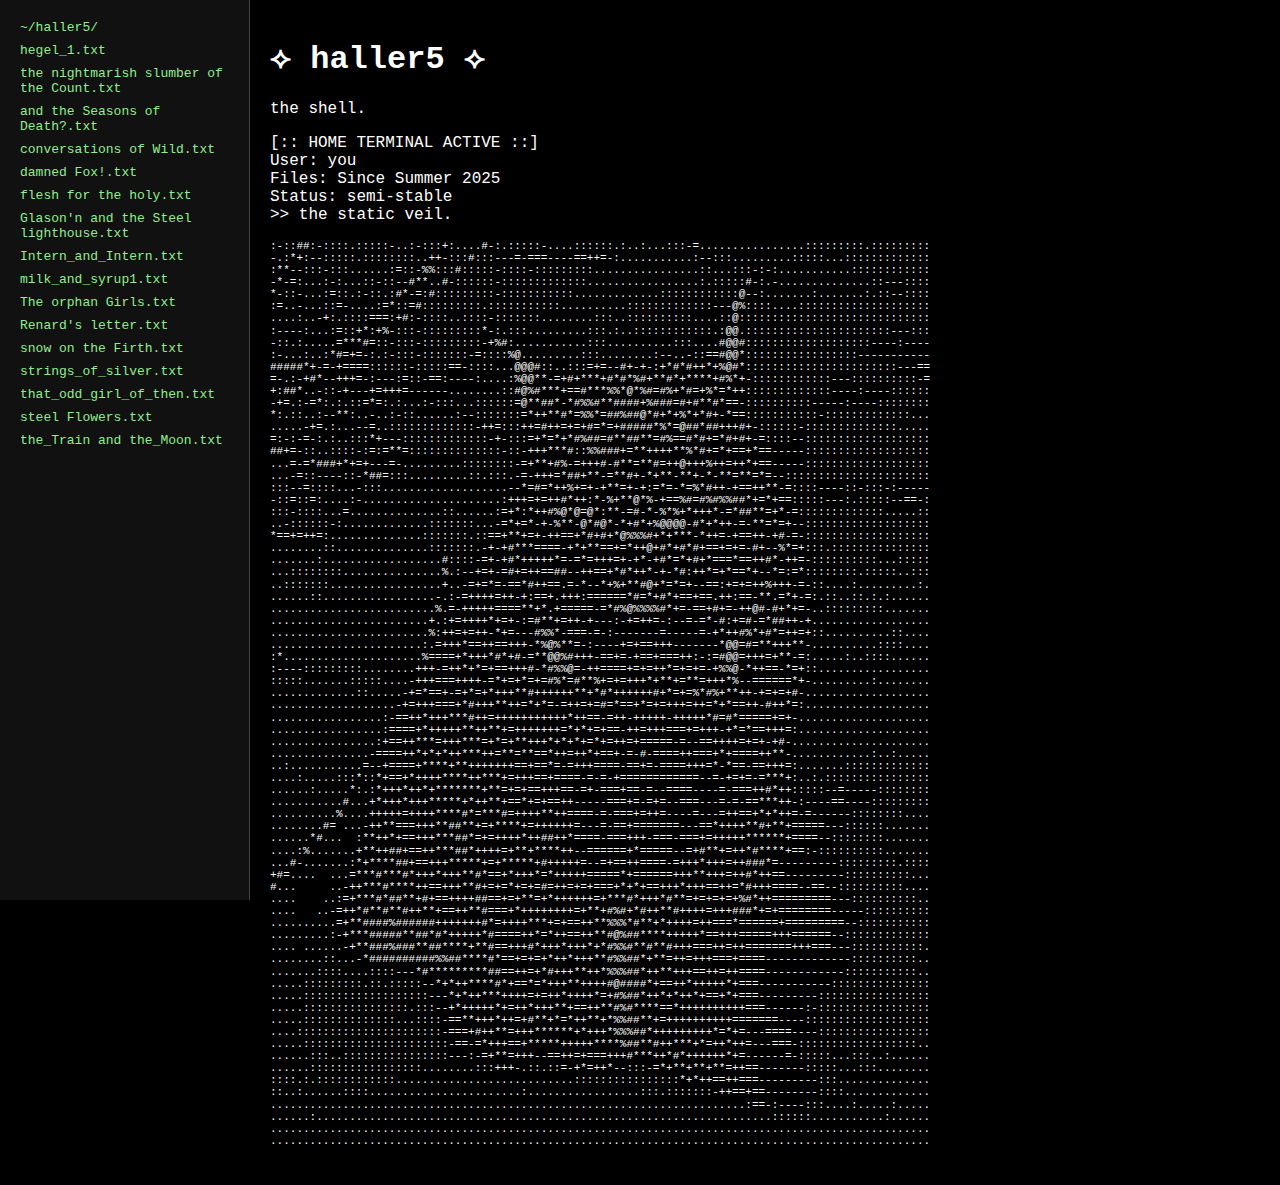
<file: index.html>
<!DOCTYPE html>
<html lang="en">
<head>
  <meta charset="UTF-8" />
  <meta name="viewport" content="width=device-width, initial-scale=1">
  <title>haller5</title>
  <link rel="stylesheet" href="css/style.css" />
  <style>
    body {
      background: black;
      color: white;
      font-family: monospace;
      display: flex;
      height: 100vh;
      overflow: hidden;
    }
    .sidebar {
      width: 250px;
      background-color: #111;
      padding: 20px;
      box-sizing: border-box;
      overflow-y: auto;
    }
    .file-link {
      display: block;
      color: #90ee90; /* lightgreen */
      text-decoration: none;
      margin-bottom: 8px;
      cursor: pointer;
    }
    .file-link:hover, .file-link.active {
      background-color: #333;
    }
    .main {
      flex-grow: 1;
      padding: 20px;
      overflow-y: auto;
      align-self: flex-start;
    }
    .ascii-art {
      white-space: pre-wrap;
      font-size: 11px;
      line-height: 1.1em;
    }
  @media (max-width: 600px) {
    .sidebar {
      width: 80px;
      padding: 10px;
    }

    .file-link {
      font-size: 7px;
    }

    .main {
      padding: 10px;
    }

    .ascii-art {
      font-size: 4px;
      line-height: 1.2;
    }
  }
  </style>
</head>
<body>
  <div class="sidebar">
    <div class="file-link" onclick="loadFile('home')">~/haller5/</div>
    <div class="file-link" onclick="loadFile('hegel1')">hegel_1.txt</div>
    <div class="file-link" onclick="loadFile('nightmarishslumber1')">the nightmarish slumber of the Count.txt</div>
    <div class="file-link" onclick="loadFile('AndtheSeasonsofDeath1')">and the Seasons of Death?.txt</div>
    <div class="file-link" onclick="loadFile('ConversationsintheWild1')">conversations of Wild.txt</div>
    <div class="file-link" onclick="loadFile('DamnedFox!')">damned Fox!.txt</div>
    <div class="file-link" onclick="loadFile('FleshfortheHoly1')">flesh for the holy.txt</div>
    <div class="file-link" onclick="loadFile('GlasonnAndtheSteelLighthouse1')">Glason'n and the Steel lighthouse.txt</div>
    <div class="file-link" onclick="loadFile('interning1')">Intern_and_Intern.txt</div>
    <div class="file-link" onclick="loadFile('milkandsyrup1')">milk_and_syrup1.txt</div>
    <div class="file-link" onclick="loadFile('orphangirls1')">The orphan Girls.txt</div>
    <div class="file-link" onclick="loadFile('RenardsLetter')">Renard's letter.txt</div>
    <div class="file-link" onclick="loadFile('SnowOntheFirth1')">snow on the Firth.txt</div>
    <div class="file-link" onclick="loadFile('StringsofSilver1')">strings_of_silver.txt</div>
    <div class="file-link" onclick="loadFile('thatoddgirl1')">that_odd_girl_of_then.txt</div>
    <div class="file-link" onclick="loadFile('TheSteelFlowers1')">steel Flowers.txt</div>
    <div class="file-link" onclick="loadFile('thetrainandthemoon')">the_Train and the_Moon.txt</div>
  </div>

  <div class="main" id="main">
    <h1>⟡ haller5 ⟡</h1>
    <p>the shell.</p>
    <pre>[:: HOME TERMINAL ACTIVE ::]
User: you
Files: Since Summer 2025
Status: semi-stable
>> the static veil.</pre>
    <pre class="ascii-art">:-::##:-::::.:::::-..:-:::+:....#-:.:::::-....::::::.:..:...:::-=................:::::::::.:::::::::
-.:*+:--:::::.::::::::..++-:::#:::---=-===----==++=-:...........:--:::.........:::::...:::::::::::::
:**--:::-:::......:=::-%%:::#:::::-::::-:::::::::................::...:::-:-:...........::::::::::::
-*-=:...:-:...::-::--#**..#-::::::-:::::::::::::.................:.:::::#-:.-..............::---::::
*-::-...:=::.:-::.:#*-=:#:::::::::-:::::::::::.............::::::::::::@--:.......:.......:.::--::::
:=..-...::=-....:=*::=#:::::::::.:::::::::::..........:::::::::::::---@%::::....::::::::::::::::::::
....:..-+:.::::===:+#:-::::..::::-:::::::........:::..::::::::::....::@:::::::::::::::::::::::::::::
:----:...:=::+*:+%-:::-:::::::::*-:.:::.........:::.:..::::::::::::.:@@.::::::::::::::::::::::---:::
-::.:.....=***#=::-:::-:::::::::-+%#:...........:::..........:::....#@@#:::::::::::::::::::----:----
:-...:..:*#=+=-:.:-:::-:::::::-=::::%@.........:::........:--..-::==#@@*:::::::::::::::::-----------
#####*+-=-+====::::::-:::::==-::::...@@@#::..:::=+=--#+-+-:+*#*#++*+%@#*:::::::::::::::::::::::---==
=-.:-+#*--+++=-:---:=::-==:----:....:%@@**-=+#+***+#*#*%#+**#*+****+#%*+-::::::::::::---::::::::::-=
+:##*..-::-+---+=+++=------........::#@%#***+==#***%%*@*%#=#%+*#=+%*=*++:::::::::::::----:----::::::
-+=.:-=*:.:.::=*=:.:...:-:::...::::::=@**##*-*#%%#**####+%###=#+#**#*==-::::::::::-----:----::::::::
*:.::..:--**:..-..:-::......:--:::::::=*++**#*=%%*=##%##@*#+*+%*+*#+-*==:::::::::::-:::::::::::::...
.....-+=.:...--=..:::::::::::::-++=:::++=#++=+=+#=*=+#####*%*=@##*##+++#+-::::::-::::::::::::::.....
=:-:-=-:.:..:::*+---:::::::::::::-+-:::=+*=*+*#%##=#**##**=#%==#*#+=*#+#+-=::::--:::::::::::::::::::
##+=-::..::::-:=:=**=::::::::::::::-::-+++***#::%%###+=**++++**%*#+=*+==+*==-----:::::::::::::::::::
...=-=*###+*+=+---=-.........::::::::-=+**+#%-=+++#-#**=**#=++@+++%++=++*+==-----:::::::::::::::::::
...-=::----::-*##=:::.........::.:::.-=-+++=*##+**-=**#+-*+**-**+-*-**=**=*=--::::::::::::::::::::::
:::--=::::...-:::...................--*=#=*++%+=+-+**=+-+:=*=-*=%*#++-+==++**-=::::----::-:::-:-----
-::=::=:....:-.....................:+++=+=++#*++:*-%+**@*%-+==%#=#%#%%##*+=*+==:::::---:.:::::--==-:
:::-::::...=..............::......:=+*:*++#%@*@=@*:**-=#-*-%*%+*+++*-=*##**=+*-=:::::::::::::.....::
..-::::::-:.............:::::::...-=*+=*-+-%**-@*#@*-*+#*+%@@@@-#*+*++-=-**=*=+--:::::::::::::::::::
*==+=++=:..............:::::::.::==+**+=+-++==+*#+#+*@%%%#+*+***-*++=-+==++-+#-=-:::::::::::::::::::
........::..............:::::::.-+-+#***====-+*+**==+=*++@+#*+#*#+==+=+=-#+--%*=+:::.:::::::::::::::
.......:..................#::::-=+-+#*+++++*=-=*=+++=+-+*-+#*=*+#+*===*==++#*-++=-::::::::::...:::::
...::::::::...............%.:--+=+-=#+=++==##--++==+*#*++*-+-*#:++*=+*==*+--*=:=*::::::::.:::::..:::
..:::::::.................+..-=+=*=-==*#++==.=-*--*+%+**#@+*=*=+--==:+=+=++%+++-=-::....:.........:.
......::.................-.:-=++++=++-+:==+.+++:======*#=*+#*+==+==.++:==-**.=*+-=:.::..::.:.:......
.........................%.=-+++++====**+*.+=====-=*#%@%%%%#*+=-==+#+=-++@#-#+*+=-..:::::::::.......
........................+.:+=++++*+=+-:=#**+=++-+---:-+=++=-:--=-=*-#:+=#-=*##++-+..................
........................%:++=+=++-*+=---#%%*-===-=-:-------=-----=-+*++#%*+#*=++=+::..........::....
.......................:.=+++*==++==+++-*%@%**=-:----+=+==+++-------*@@=#=**+++**-..........::::....
:*.....................%====+*+++*#*+#-=**@@%#+++-==+=-+==+===++:-:=#@@=+++=+**-=:.....:..::::......
:----:::::::::........+++-=++*+*=+==+++#-*#%%@=-++====+=+=++*=+=+=-+%%@-*++==-*=+::.................
:::::.......:::::....-+++===++++-=*+=+*=+=#%*=#**%+=+=+++*+**+=**=+++*%--======*+-.........:........
.............::.....-+=*==+-=+*=+*+++**#++++++**+*#*++++++#+*=+=%*#%+**++-+=+=+#-...................
...................-+=+++===+*#+++**++=*+*=-=++=+=#=*==+*=+=+++=++=*+*==++-#++*=:...................
.................:-==++*+++***#++=+++++++++++*++==-=++-+++++-+++++*#=#*=====+=+-....................
.................:====+*+++++**++**+=+++++++=*+*+=+==-++=+++===+=+++-+*=*==+++=:....................
................:+==++***=+++***=+*=+**+++*+*+*+=*+=++=+=====-=--==++++=+=+-+#-.....................
...............-====++*+*+*++***++=**=**==*++=++*+==+-=-#-====++===+*+====++**-............:..:.....
..:...........=--+====+****+**+++++++==+==*=-=+++====-==+=-====+++=*-*==-==+++=:.......:::::::::::::
....:.....:::*::*+==+*++++****++***+=+++==+====-=-=-+============--=-+=+=-=***+:..:.::::::::::::::::
......:.....*:.:*+++*++*+*******+**=+=+==+++==-=+-===+==-=--====----=-===++#*++:::::--=-----::::::::
...........#...+*+++*+++*****+*++**+==*+=+==++-----===+=-=+=--===---=-=-==***++-:----==----:::::::::
..........%....+++++=++++****#*=***#=++++**++====-=-===+=++=----=---=++==+*+*++=-=------::::::::....
........#= ...-++**===+++**##**+=+****+=++++++=---=-==+=======---==*++++**#+**+=====---::::::.......
......*#...  :**++*+==+++***##*=+=++++*++##++*====-===+++-===-===+=+++++******+====--::::::::.......
....:%.......+**++##+==++***##*++++=+**+****++--======+*=====--=+#**+=++*#****+==:-::::::::::.......
...#-.......:*+****##+==+++*****+=+*****+#+++++=--=+==++====-=+++*+++=++###*=---------:::::::::.::::
+#=....  ...=***#***#*+++*+++**#*==+*+++*=*+++++=====*+======+++**+++=++#*++==---------::::::::::...
#...     ..-++***#****++==+++**#+=+=*+=+=#=++=+=+===+*+*+==+++*+++==++=*#+++====--==--::::::::::....
....    ..:=+***#*##**+#+==++++##==+=+**=+*++++++=+***#*+++*#**=+=+=+=+%#*++=========---::::::::::..
....   ..-=++*#**#**#++**+==++**#===+*++++++++=+**+#%#+*#++**#++++=+++###*+=+========-----::::::::::
..........=+**####%######+++++++#*=++++***+=+==++**%%%*#**+*++++=++===*======+=========--:::::::::::
.........:-+***#####**##*#*+++++*#====++*=*++==++**#@%##****+++++*==+++=====+++======--:::::::::::::
.... ......-+**###%###**##****+**#==+++#*+++*+++*+*#%%#**#**#+++===++=++=======+++===---:::::::::::.
........::...-*##########%%##****#*==+=+=+*++*+++**#%%##*+**=++=+++===+====-------------::::::::::..
.......::::....::::---*#*********##==++=+*#+++**++*%%%##*++**+++==++=++====------------:::::::::::..
.....:::::::::.::.:::::--*+*++****#*+==*=*+++**++++#@####*+==++*+++++*+===-----------:::::::::::::::
.....:::::::::::::::::::---*+*++***++++=+=++*++++*=+#%##*++*+*++*+==+*+===---------:::::::::::::::::
.....::::::::::::::::.:::--+*+++++*+=++*+++**+==++**#%#****==*++++++++++===------:-:::::::::::::::::
.....::::::::::::::...::::-==**+++*++=+#**+*=*++**+*%%##**+=++++++++++=======----:::::::::::::::::::
....::::::::::::::::::::::-===+#++**=+++******+*+++*%%%##*+++++++++*=*+=---====----:::::::::::::::::
.....::::::::::::::::::::::-==-=*+++==+*****+++++****%##**#++***+*=++*++=---===-::::::::::::::::::..
......:::..::::::::::::::::---:-=+**=+++--==++=+===+++#***++*#*++++++*+=------=-:::::...:::..:......
......:::::::::::::::::........:::+++-.::.::=-+*=++*--:::-=*+**+**+**=++==-------:::::...:::........
::::.:.::::::::::::...........................::::::::::::::::*+*++==++===---------:::..............
::..:......::::.......................:.................:::.:::::::-++==+==--------::::.............
........................................................................:==-:----:::....:.....:.....
......:.....................................................................::::::...........:......
....................................................................................................
....................................................................................................
</pre>
  </div>

  <script>

    function loadFile(file) {
      // Highlight active file in sidebar
      document.querySelectorAll('.file-link').forEach(link => link.classList.remove('active'));
      const active = Array.from(document.querySelectorAll('.file-link'))
        .find(el => el.textContent.toLowerCase().includes(file));
      if (active) active.classList.add('active');

      // Fetch HTML content from /subpages/{file}.html
      fetch(`subpages/${file}.html`)
        .then(response => {
          if (!response.ok) {
            throw new Error(`File not found: ${file}.html`);
          }
          return response.text();
        })
        .then(data => {
          document.getElementById('main').innerHTML = data;
        })
        .catch(error => {
          document.getElementById('main').innerHTML = `<pre>Error loading file: ${file}.html</pre>`;
          console.error(error);
        });
    }

  </script>
</body>
</html>
</file>
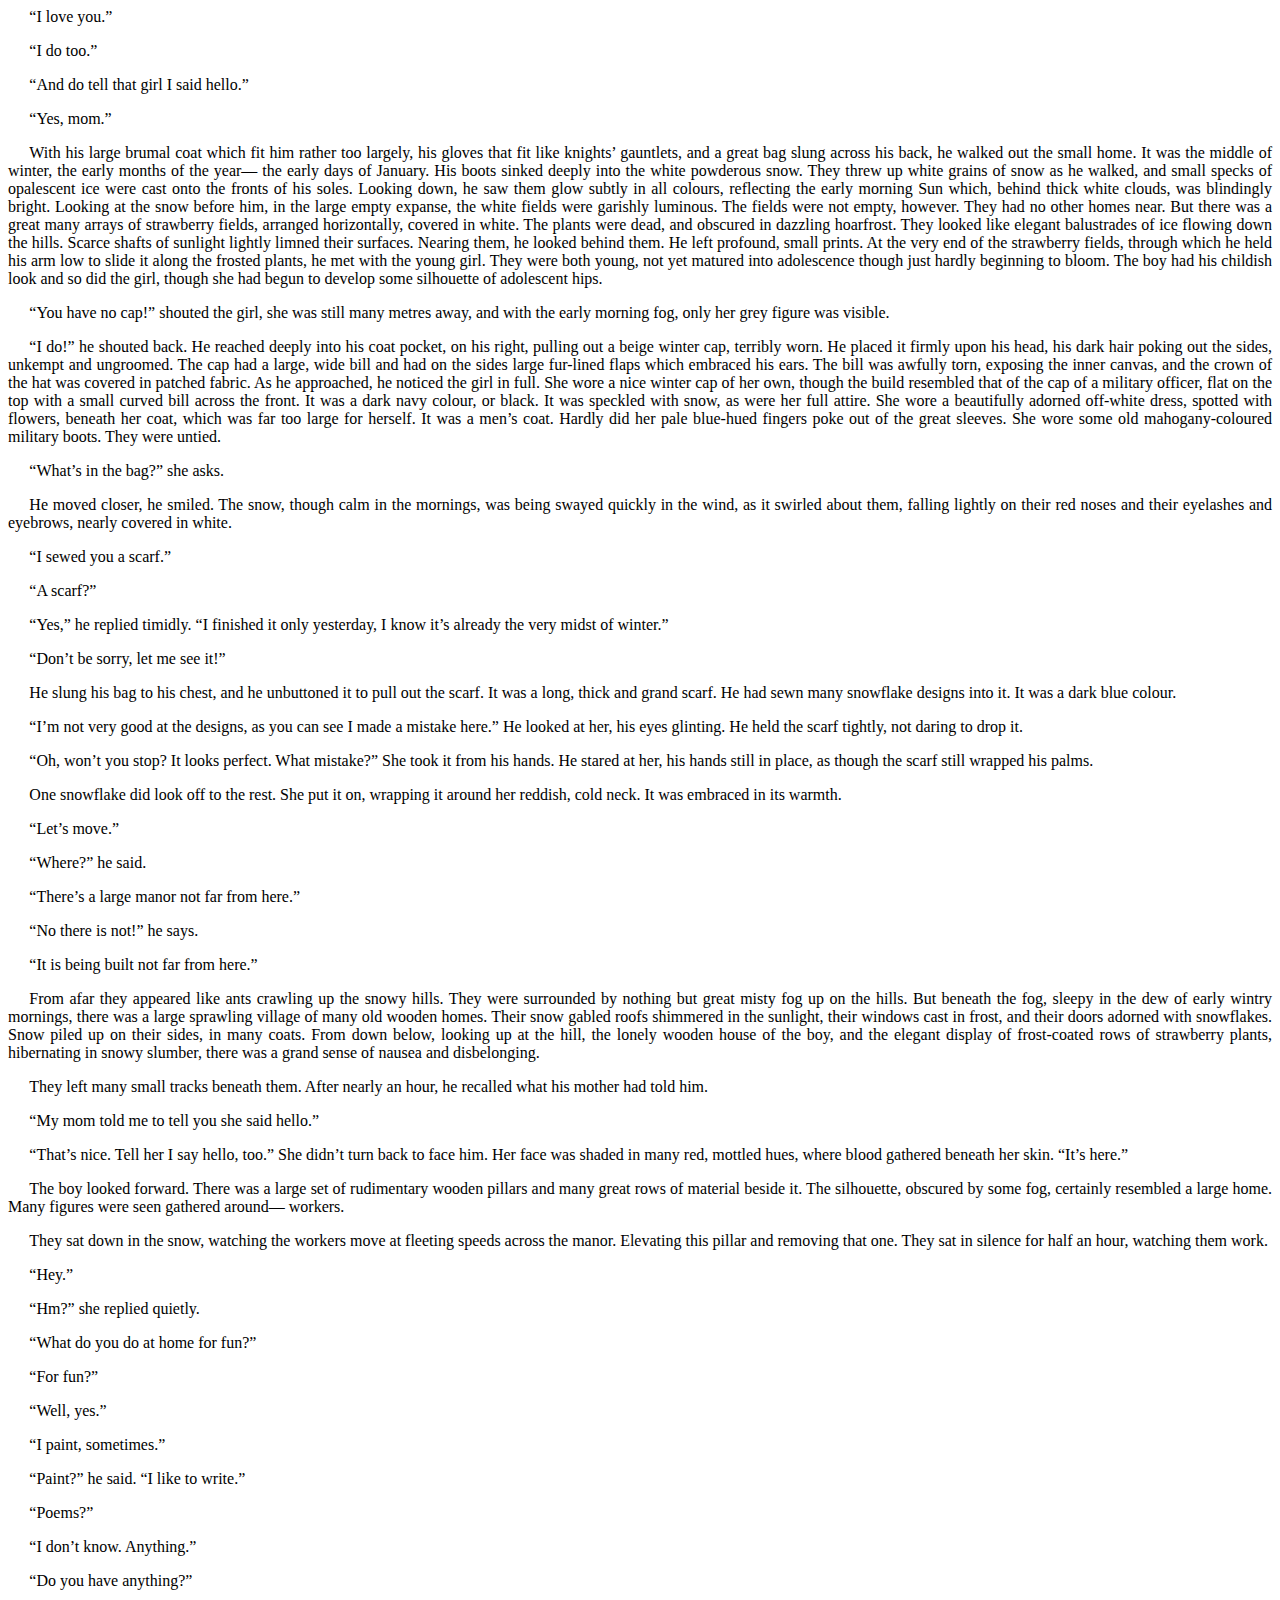
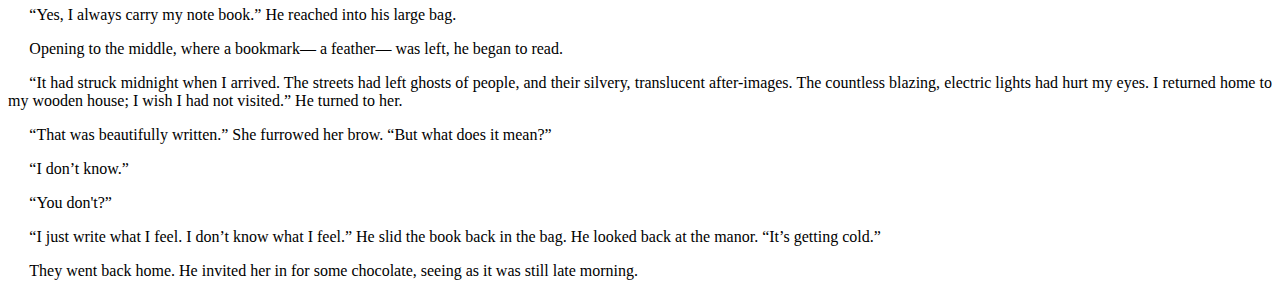
<file: AndtheSeasonsofDeath1.html>
<html><head><meta content="text/html; charset=UTF-8" http-equiv="content-type">

<!--<style type="text/css">@import url(https://themes.googleusercontent.com/fonts/css?kit=n-WUWS8jmQqYQtQ2emmZBw);ol{margin:0;padding:0}table td,table th{padding:0}.c0{padding-top:0pt;text-indent:18pt;padding-bottom:0pt;line-height:1.15;orphans:2;widows:2;text-align:left}.c2{color:#000000;font-weight:400;text-decoration:none;vertical-align:baseline;font-size:12pt;font-family:"Garamond";font-style:normal}.c1{padding-top:0pt;padding-bottom:0pt;line-height:1.15;orphans:2;widows:2;text-align:center}.c5{padding-top:0pt;padding-bottom:0pt;line-height:1.15;orphans:2;widows:2;text-align:left}.c4{font-size:12pt;font-family:"Garamond";font-style:italic;font-weight:400}.c6{background-color:#ffffff;max-width:347.5pt;padding:36pt 36pt 36pt 36pt}.c3{height:11pt}.title{padding-top:0pt;color:#000000;font-size:26pt;padding-bottom:3pt;font-family:"Arial";line-height:1.15;page-break-after:avoid;orphans:2;widows:2;text-align:left}.subtitle{padding-top:0pt;color:#666666;font-size:15pt;padding-bottom:16pt;font-family:"Arial";line-height:1.15;page-break-after:avoid;orphans:2;widows:2;text-align:left}li{color:#000000;font-size:11pt;font-family:"Arial"}p{margin:0;color:#000000;font-size:11pt;font-family:"Arial"}h1{padding-top:20pt;color:#000000;font-size:20pt;padding-bottom:6pt;font-family:"Arial";line-height:1.15;page-break-after:avoid;orphans:2;widows:2;text-align:left}h2{padding-top:18pt;color:#000000;font-size:16pt;padding-bottom:6pt;font-family:"Arial";line-height:1.15;page-break-after:avoid;orphans:2;widows:2;text-align:left}h3{padding-top:16pt;color:#434343;font-size:14pt;padding-bottom:4pt;font-family:"Arial";line-height:1.15;page-break-after:avoid;orphans:2;widows:2;text-align:left}h4{padding-top:14pt;color:#666666;font-size:12pt;padding-bottom:4pt;font-family:"Arial";line-height:1.15;page-break-after:avoid;orphans:2;widows:2;text-align:left}h5{padding-top:12pt;color:#666666;font-size:11pt;padding-bottom:4pt;font-family:"Arial";line-height:1.15;page-break-after:avoid;orphans:2;widows:2;text-align:left}h6{padding-top:12pt;color:#666666;font-size:11pt;padding-bottom:4pt;font-family:"Arial";line-height:1.15;page-break-after:avoid;font-style:italic;orphans:2;widows:2;text-align:left}</style>
-->

<style type="text/css">
.c4 {
  font-style: italic;
}

.c {
  text-decoration: none;
  vertical-align: baseline;
  font-style: normal;
}

.c0 {
  padding-top: 0pt;
  text-indent: 16pt;
  text-align: justify;

</style>

</head><body class="c6 doc-content"><p class="c0"><span class="c2">&ldquo;I love you.&rdquo;</span></p><p class="c0"><span class="c2">&ldquo;I do too.&rdquo;</span></p><p class="c0"><span class="c2">&ldquo;And do tell that girl I said hello.&rdquo;</span></p><p class="c0"><span class="c2">&ldquo;Yes, mom.&rdquo;</span></p><p class="c0"><span class="c2">With his large brumal coat which fit him rather too largely, his gloves that fit like knights&rsquo; gauntlets, and a great bag slung across his back, he walked out the small home. It was the middle of winter, the early months of the year&mdash; the early days of January. His boots sinked deeply into the white powderous snow. They threw up white grains of snow as he walked, and small specks of opalescent ice were cast onto the fronts of his soles. Looking down, he saw them glow subtly in all colours, reflecting the early morning Sun which, behind thick white clouds, was blindingly bright. Looking at the snow before him, in the large empty expanse, the white fields were garishly luminous. The fields were not empty, however. They had no other homes near. But there was a great many arrays of strawberry fields, arranged horizontally, covered in white. The plants were dead, and obscured in dazzling hoarfrost. They looked like elegant balustrades of ice flowing down the hills. Scarce shafts of sunlight lightly limned their surfaces. Nearing them, he looked behind them. He left profound, small prints. At the very end of the strawberry fields, through which he held his arm low to slide it along the frosted plants, he met with the young girl. They were both young, not yet matured into adolescence though just hardly beginning to bloom. The boy had his childish look and so did the girl, though she had begun to develop some silhouette of adolescent hips. </span></p><p class="c0"><span class="c2">&ldquo;You have no cap!&rdquo; shouted the girl, she was still many metres away, and with the early morning fog, only her grey figure was visible. </span></p><p class="c0"><span class="c2">&ldquo;I do!&rdquo; he shouted back. He reached deeply into his coat pocket, on his right, pulling out a beige winter cap, terribly worn. He placed it firmly upon his head, his dark hair poking out the sides, unkempt and ungroomed. The cap had a large, wide bill and had on the sides large fur-lined flaps which embraced his ears. The bill was awfully torn, exposing the inner canvas, and the crown of the hat was covered in patched fabric. As he approached, he noticed the girl in full. She wore a nice winter cap of her own, though the build resembled that of the cap of a military officer, flat on the top with a small curved bill across the front. It was a dark navy colour, or black. It was speckled with snow, as were her full attire. She wore a beautifully adorned off-white dress, spotted with flowers, beneath her coat, which was far too large for herself. It was a men&rsquo;s coat. Hardly did her pale blue-hued fingers poke out of the great sleeves. She wore some old mahogany-coloured military boots. They were untied. </span></p><p class="c0"><span class="c2">&ldquo;What&rsquo;s in the bag?&rdquo; she asks.</span></p><p class="c0"><span class="c2">He moved closer, he smiled. The snow, though calm in the mornings, was being swayed quickly in the wind, as it swirled about them, falling lightly on their red noses and their eyelashes and eyebrows, nearly covered in white.</span></p><p class="c0"><span class="c2">&ldquo;I sewed you a scarf.&rdquo;</span></p><p class="c0"><span class="c2">&ldquo;A scarf?&rdquo;</span></p><p class="c0"><span class="c2">&ldquo;Yes,&rdquo; he replied timidly. &ldquo;I finished it only yesterday, I know it&rsquo;s already the very midst of winter.&rdquo;</span></p><p class="c0"><span class="c2">&ldquo;Don&rsquo;t be sorry, let me see it!&rdquo;</span></p><p class="c0"><span class="c2">He slung his bag to his chest, and he unbuttoned it to pull out the scarf. It was a long, thick and grand scarf. He had sewn many snowflake designs into it. It was a dark blue colour. </span></p><p class="c0"><span class="c2">&ldquo;I&rsquo;m not very good at the designs, as you can see I made a mistake here.&rdquo; He looked at her, his eyes glinting. He held the scarf tightly, not daring to drop it.</span></p><p class="c0"><span class="c2">&ldquo;Oh, won&rsquo;t you stop? It looks perfect. What mistake?&rdquo; She took it from his hands. He stared at her, his hands still in place, as though the scarf still wrapped his palms. </span></p><p class="c0"><span class="c2">One snowflake did look off to the rest. She put it on, wrapping it around her reddish, cold neck. It was embraced in its warmth. </span></p><p class="c0"><span class="c2">&ldquo;Let&rsquo;s move.&rdquo;</span></p><p class="c0"><span class="c2">&ldquo;Where?&rdquo; he said. </span></p><p class="c0"><span class="c2">&ldquo;There&rsquo;s a large manor not far from here.&rdquo;</span></p><p class="c0"><span class="c2">&ldquo;No there is not!&rdquo; he says.</span></p><p class="c0"><span class="c2">&ldquo;It is being built not far from here.&rdquo;</span></p><p class="c0"><span class="c2">From afar they appeared like ants crawling up the snowy hills. They were surrounded by nothing but great misty fog up on the hills. But beneath the fog, sleepy in the dew of early wintry mornings, there was a large sprawling village of many old wooden homes. Their snow gabled roofs shimmered in the sunlight, their windows cast in frost, and their doors adorned with snowflakes. Snow piled up on their sides, in many coats. From down below, looking up at the hill, the lonely wooden house of the boy, and the elegant display of frost-coated rows of strawberry plants, hibernating in snowy slumber, there was a grand sense of nausea and disbelonging. </span></p><p class="c0"><span class="c2">They left many small tracks beneath them. After nearly an hour, he recalled what his mother had told him.</span></p><p class="c0"><span class="c2">&ldquo;My mom told me to tell you she said hello.&rdquo;</span></p><p class="c0"><span class="c2">&ldquo;That&rsquo;s nice. Tell her I say hello, too.&rdquo; She didn&rsquo;t turn back to face him. Her face was shaded in many red, mottled hues, where blood gathered beneath her skin. &ldquo;It&rsquo;s here.&rdquo;</span></p><p class="c0"><span class="c2">The boy looked forward. There was a large set of rudimentary wooden pillars and many great rows of material beside it. The silhouette, obscured by some fog, certainly resembled a large home. Many figures were seen gathered around&mdash; workers. </span></p><p class="c0"><span class="c2">They sat down in the snow, watching the workers move at fleeting speeds across the manor. Elevating this pillar and removing that one. They sat in silence for half an hour, watching them work.</span></p><p class="c0"><span class="c2">&ldquo;Hey.&rdquo;</span></p><p class="c0"><span class="c2">&ldquo;Hm?&rdquo; she replied quietly. </span></p><p class="c0"><span class="c2">&ldquo;What do you do at home for fun?&rdquo;</span></p><p class="c0"><span class="c2">&ldquo;For fun?&rdquo;</span></p><p class="c0"><span class="c2">&ldquo;Well, yes.&rdquo;</span></p><p class="c0"><span class="c2">&ldquo;I paint, sometimes.&rdquo;</span></p><p class="c0"><span class="c2">&ldquo;Paint?&rdquo; he said. &ldquo;I like to write.&rdquo;</span></p><p class="c0"><span class="c2">&ldquo;Poems?&rdquo;</span></p><p class="c0"><span class="c2">&ldquo;I don&rsquo;t know. Anything.&rdquo;</span></p><p class="c0"><span class="c2">&ldquo;Do you have anything?&rdquo;</span></p><p class="c0"><span class="c2">&ldquo;Yes, I always carry my note book.&rdquo; He reached into his large bag.</span></p><p class="c0"><span class="c2">Opening to the middle, where a bookmark&mdash; a feather&mdash; was left, he began to read.</span></p><p class="c0"><span class="c2">&ldquo;It had struck midnight when I arrived. The streets had left ghosts of people, and their silvery, translucent after-images. The countless blazing, electric lights had hurt my eyes. I returned home to my wooden house; I wish I had not visited.&rdquo; He turned to her.</span></p><p class="c0"><span class="c2">&ldquo;That was beautifully written.&rdquo; She furrowed her brow. &ldquo;But what does it mean?&rdquo;</span></p><p class="c0"><span class="c2">&ldquo;I don&rsquo;t know.&rdquo;</span></p><p class="c0"><span class="c2">&ldquo;You don&#39;t?&rdquo;</span></p><p class="c0"><span class="c2">&ldquo;I just write what I feel. I don&rsquo;t know what I feel.&rdquo; He slid the book back in the bag. He looked back at the manor. &ldquo;It&rsquo;s getting cold.&rdquo;</span></p><p class="c0"><span class="c2">They went back home. He invited her in for some chocolate, seeing as it was still late morning. </span></p></body></html>
</file>
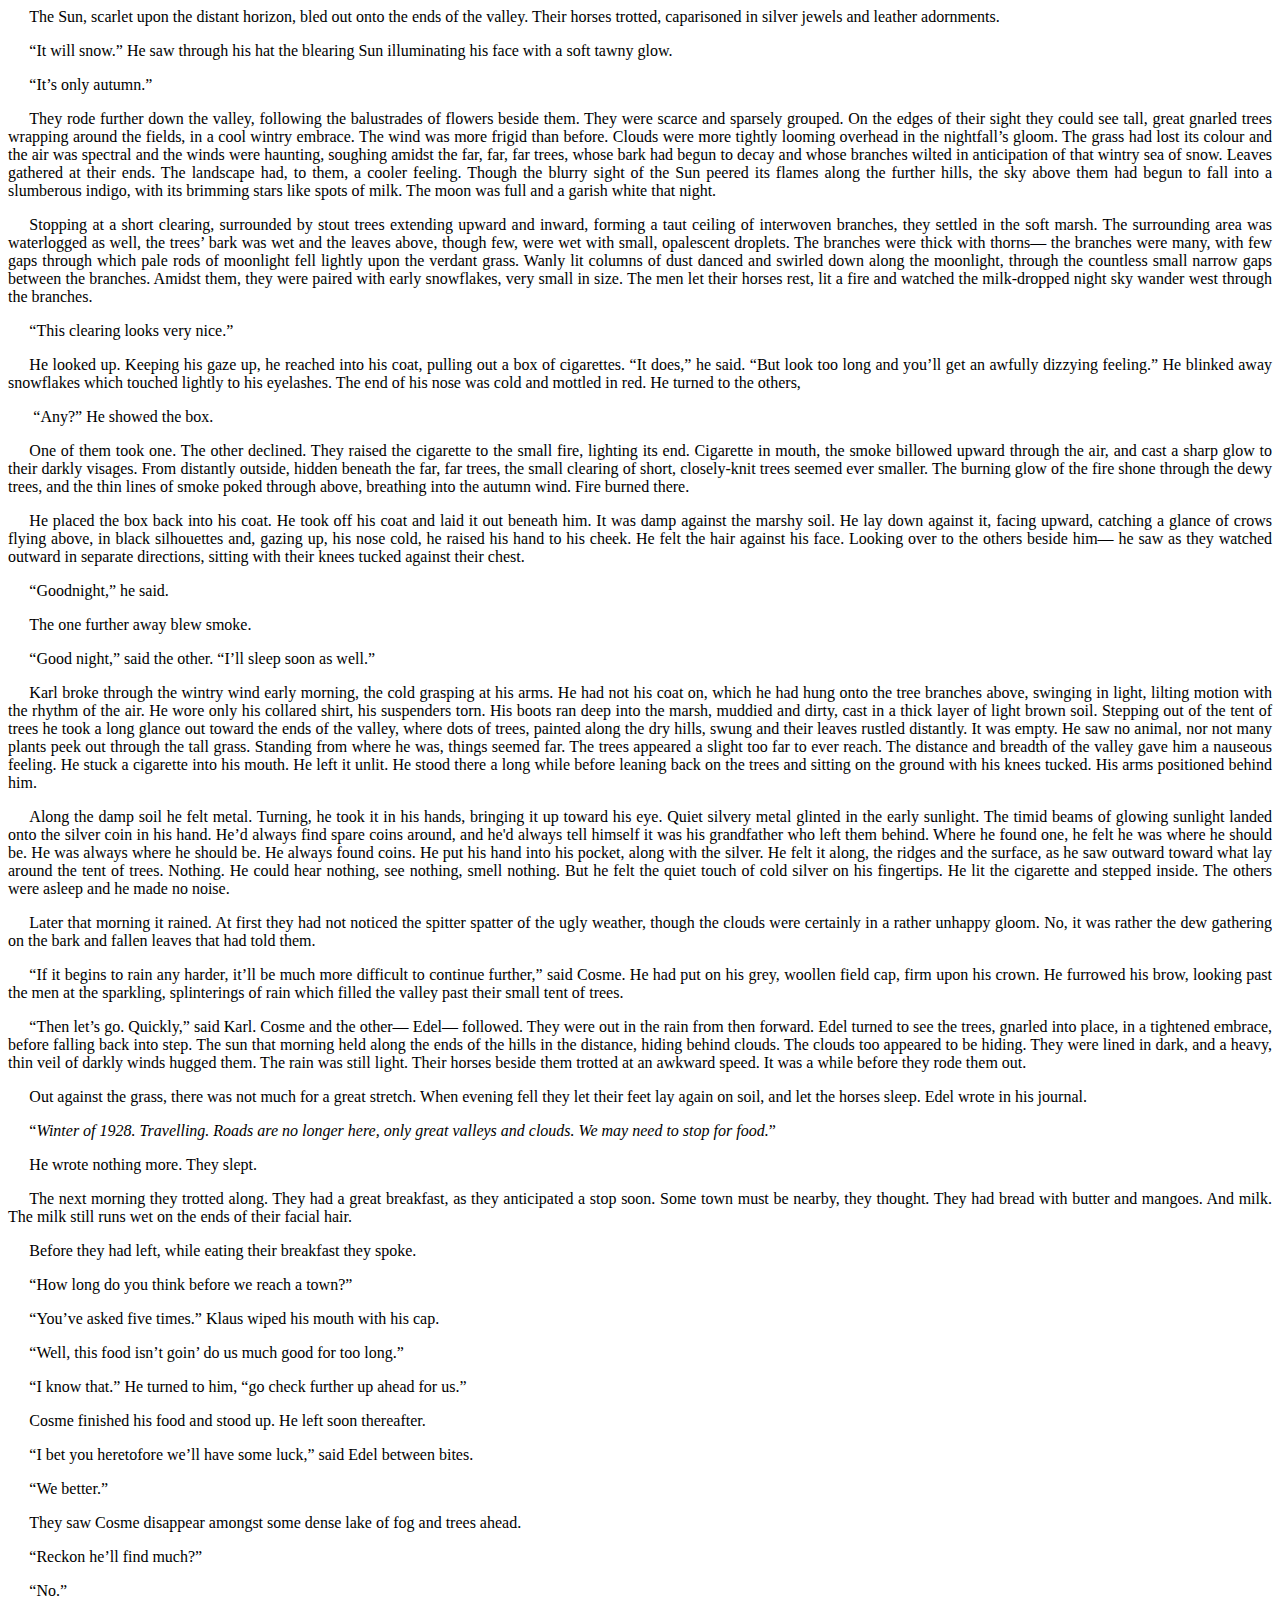
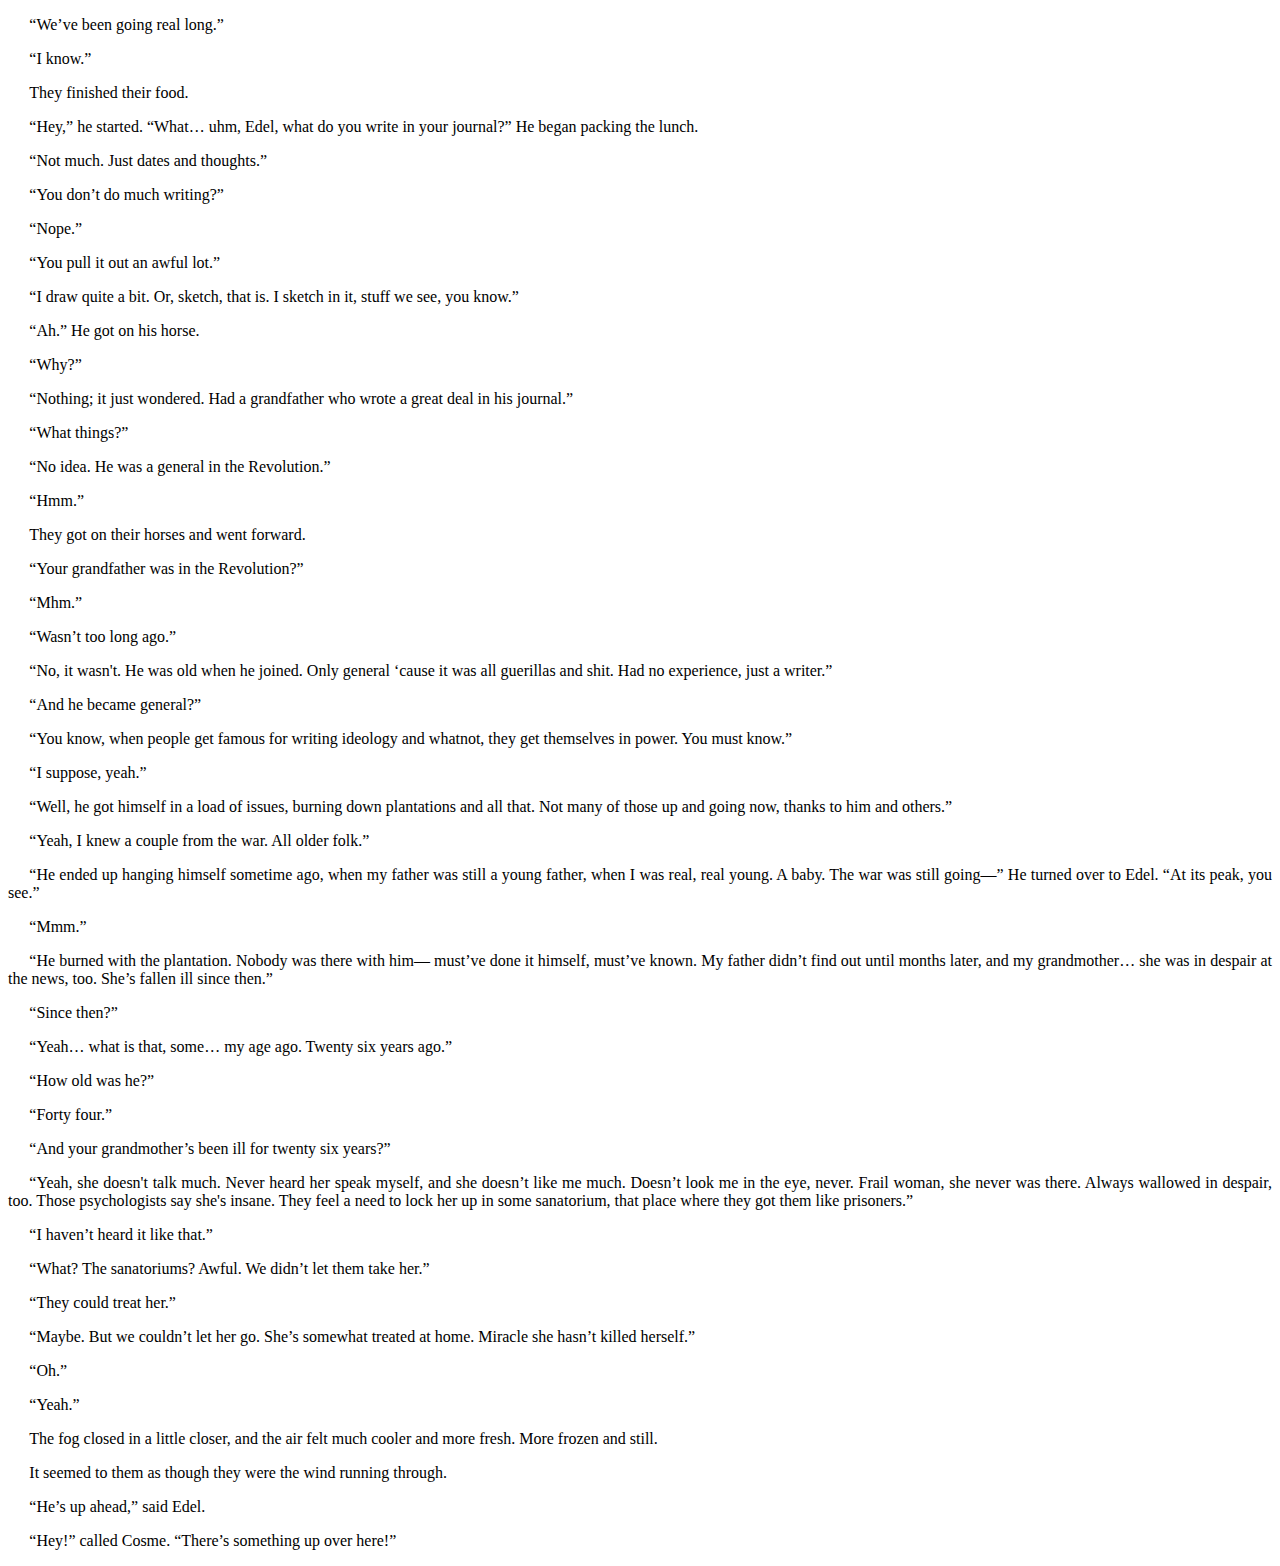
<file: ConversationsintheWild1.html>
<html><head><meta content="text/html; charset=UTF-8" http-equiv="content-type">

<!--<style type="text/css">@import url(https://themes.googleusercontent.com/fonts/css?kit=n-WUWS8jmQqYQtQ2emmZBw);ol{margin:0;padding:0}table td,table th{padding:0}.c1{padding-top:0pt;text-indent:36pt;padding-bottom:0pt;line-height:1.15;orphans:2;widows:2;text-align:left;height:11pt}.c0{color:#000000;font-weight:400;text-decoration:none;vertical-align:baseline;font-size:12pt;font-family:"Garamond";font-style:normal}.c4{padding-top:0pt;text-indent:18pt;padding-bottom:0pt;line-height:1.15;orphans:2;widows:2;text-align:left}.c2{padding-top:0pt;text-indent:36pt;padding-bottom:0pt;line-height:1.15;orphans:2;widows:2;text-align:left}.c8{padding-top:0pt;padding-bottom:0pt;line-height:1.15;orphans:2;widows:2;text-align:left}.c3{font-size:12pt;font-family:"Garamond";font-style:italic;font-weight:400}.c9{background-color:#ffffff;max-width:347.5pt;padding:36pt 36pt 36pt 36pt}.c6{font-size:12pt;font-weight:400;font-family:"Garamond"}.c5{color:#000000;text-decoration:none;vertical-align:baseline}.c7{height:11pt}.title{padding-top:0pt;color:#000000;font-size:26pt;padding-bottom:3pt;font-family:"Arial";line-height:1.15;page-break-after:avoid;orphans:2;widows:2;text-align:left}.subtitle{padding-top:0pt;color:#666666;font-size:15pt;padding-bottom:16pt;font-family:"Arial";line-height:1.15;page-break-after:avoid;orphans:2;widows:2;text-align:left}li{color:#000000;font-size:11pt;font-family:"Arial"}p{margin:0;color:#000000;font-size:11pt;font-family:"Arial"}h1{padding-top:20pt;color:#000000;font-size:20pt;padding-bottom:6pt;font-family:"Arial";line-height:1.15;page-break-after:avoid;orphans:2;widows:2;text-align:left}h2{padding-top:18pt;color:#000000;font-size:16pt;padding-bottom:6pt;font-family:"Arial";line-height:1.15;page-break-after:avoid;orphans:2;widows:2;text-align:left}h3{padding-top:16pt;color:#434343;font-size:14pt;padding-bottom:4pt;font-family:"Arial";line-height:1.15;page-break-after:avoid;orphans:2;widows:2;text-align:left}h4{padding-top:14pt;color:#666666;font-size:12pt;padding-bottom:4pt;font-family:"Arial";line-height:1.15;page-break-after:avoid;orphans:2;widows:2;text-align:left}h5{padding-top:12pt;color:#666666;font-size:11pt;padding-bottom:4pt;font-family:"Arial";line-height:1.15;page-break-after:avoid;orphans:2;widows:2;text-align:left}h6{padding-top:12pt;color:#666666;font-size:11pt;padding-bottom:4pt;font-family:"Arial";line-height:1.15;page-break-after:avoid;font-style:italic;orphans:2;widows:2;text-align:left}</style>
-->

<style type="text/css">
.c3 {
  font-style: italic;
}

.c {
  text-decoration: none;
  vertical-align: baseline;
  font-style: normal;
}

.c4 {
  padding-top: 0pt;
  text-indent: 16pt;
  text-align: justify;

</style>

</head><body class="c9 doc-content"><p class="c4 c7"><span class="c0"></span></p><p class="c4 c7"><span class="c0"></span></p><p class="c4 c7"><span class="c0"></span></p><p class="c4 c7"><span class="c0"></span></p><p class="c4 c7"><span class="c0"></span></p><p class="c4 c7"><span class="c0"></span></p><p class="c4 c7"><span class="c0"></span></p><p class="c4 c7"><span class="c0"></span></p><p class="c4 c7"><span class="c0"></span></p><p class="c4 c7"><span class="c0"></span></p><p class="c4 c7"><span class="c0"></span></p><p class="c4"><span class="c0">The Sun, scarlet upon the distant horizon, bled out onto the ends of the valley. Their horses trotted, caparisoned in silver jewels and leather adornments. </span></p><p class="c4"><span class="c0">&ldquo;It will snow.&rdquo; He saw through his hat the blearing Sun illuminating his face with a soft tawny glow. </span></p><p class="c4"><span class="c0">&ldquo;It&rsquo;s only autumn.&rdquo;</span></p><p class="c4"><span class="c0">They rode further down the valley, following the balustrades of flowers beside them. They were scarce and sparsely grouped. On the edges of their sight they could see tall, great gnarled trees wrapping around the fields, in a cool wintry embrace. The wind was more frigid than before. Clouds were more tightly looming overhead in the nightfall&rsquo;s gloom. The grass had lost its colour and the air was spectral and the winds were haunting, soughing amidst the far, far, far trees, whose bark had begun to decay and whose branches wilted in anticipation of that wintry sea of snow. Leaves gathered at their ends. The landscape had, to them, a cooler feeling. Though the blurry sight of the Sun peered its flames along the further hills, the sky above them had begun to fall into a slumberous indigo, with its brimming stars like spots of milk. The moon was full and a garish white that night.</span></p><p class="c4"><span class="c0">Stopping at a short clearing, surrounded by stout trees extending upward and inward, forming a taut ceiling of interwoven branches, they settled in the soft marsh. The surrounding area was waterlogged as well, the trees&rsquo; bark was wet and the leaves above, though few, were wet with small, opalescent droplets. The branches were thick with thorns&mdash; the branches were many, with few gaps through which pale rods of moonlight fell lightly upon the verdant grass. Wanly lit columns of dust danced and swirled down along the moonlight, through the countless small narrow gaps between the branches. Amidst them, they were paired with early snowflakes, very small in size. The men let their horses rest, lit a fire and watched the milk-dropped night sky wander west through the branches. </span></p><p class="c4"><span class="c0">&ldquo;This clearing looks very nice.&rdquo;</span></p><p class="c4"><span class="c0">He looked up. Keeping his gaze up, he reached into his coat, pulling out a box of cigarettes. &ldquo;It does,&rdquo; he said. &ldquo;But look too long and you&rsquo;ll get an awfully dizzying feeling.&rdquo; He blinked away snowflakes which touched lightly to his eyelashes. The end of his nose was cold and mottled in red. He turned to the others,</span></p><p class="c4"><span class="c0">&nbsp;&ldquo;Any?&rdquo; He showed the box.</span></p><p class="c4"><span class="c0">One of them took one. The other declined. They raised the cigarette to the small fire, lighting its end. Cigarette in mouth, the smoke billowed upward through the air, and cast a sharp glow to their darkly visages. From distantly outside, hidden beneath the far, far trees, the small clearing of short, closely-knit trees seemed ever smaller. The burning glow of the fire shone through the dewy trees, and the thin lines of smoke poked through above, breathing into the autumn wind. Fire burned there. </span></p><p class="c4"><span class="c0">He placed the box back into his coat. He took off his coat and laid it out beneath him. It was damp against the marshy soil. He lay down against it, facing upward, catching a glance of crows flying above, in black silhouettes and, gazing up, his nose cold, he raised his hand to his cheek. He felt the hair against his face. Looking over to the others beside him&mdash; he saw as they watched outward in separate directions, sitting with their knees tucked against their chest. </span></p><p class="c4"><span class="c0">&ldquo;Goodnight,&rdquo; he said. </span></p><p class="c4"><span class="c0">The one further away blew smoke. </span></p><p class="c4"><span class="c0">&ldquo;Good night,&rdquo; said the other. &ldquo;I&rsquo;ll sleep soon as well.&rdquo;</span></p><p class="c4 c7"><span class="c0"></span></p><p class="c4"><span class="c0">Karl broke through the wintry wind early morning, the cold grasping at his arms. He had not his coat on, which he had hung onto the tree branches above, swinging in light, lilting motion with the rhythm of the air. He wore only his collared shirt, his suspenders torn. His boots ran deep into the marsh, muddied and dirty, cast in a thick layer of light brown soil. Stepping out of the tent of trees he took a long glance out toward the ends of the valley, where dots of trees, painted along the dry hills, swung and their leaves rustled distantly. It was empty. He saw no animal, nor not many plants peek out through the tall grass. Standing from where he was, things seemed far. The trees appeared a slight too far to ever reach. The distance and breadth of the valley gave him a nauseous feeling. He stuck a cigarette into his mouth. He left it unlit. He stood there a long while before leaning back on the trees and sitting on the ground with his knees tucked. His arms positioned behind him. </span></p><p class="c4"><span class="c0">Along the damp soil he felt metal. Turning, he took it in his hands, bringing it up toward his eye. Quiet silvery metal glinted in the early sunlight. The timid beams of glowing sunlight landed onto the silver coin in his hand. He&rsquo;d always find spare coins around, and he&#39;d always tell himself it was his grandfather who left them behind. Where he found one, he felt he was where he should be. He was always where he should be. He always found coins. He put his hand into his pocket, along with the silver. He felt it along, the ridges and the surface, as he saw outward toward what lay around the tent of trees. Nothing. He could hear nothing, see nothing, smell nothing. But he felt the quiet touch of cold silver on his fingertips. He lit the cigarette and stepped inside. The others were asleep and he made no noise.</span></p><p class="c4 c7"><span class="c0"></span></p><p class="c4"><span class="c0">Later that morning it rained. At first they had not noticed the spitter spatter of the ugly weather, though the clouds were certainly in a rather unhappy gloom. No, it was rather the dew gathering on the bark and fallen leaves that had told them. </span></p><p class="c4"><span class="c0">&ldquo;If it begins to rain any harder, it&rsquo;ll be much more difficult to continue further,&rdquo; said Cosme. He had put on his grey, woollen field cap, firm upon his crown. He furrowed his brow, looking past the men at the sparkling, splinterings of rain which filled the valley past their small tent of trees. </span></p><p class="c4"><span class="c0">&ldquo;Then let&rsquo;s go. Quickly,&rdquo; said Karl. Cosme and the other&mdash; Edel&mdash; followed. They were out in the rain from then forward. Edel turned to see the trees, gnarled into place, in a tightened embrace, before falling back into step. The sun that morning held along the ends of the hills in the distance, hiding behind clouds. The clouds too appeared to be hiding. They were lined in dark, and a heavy, thin veil of darkly winds hugged them. The rain was still light. Their horses beside them trotted at an awkward speed. It was a while before they rode them out. </span></p><p class="c4"><span class="c0">Out against the grass, there was not much for a great stretch. When evening fell they let their feet lay again on soil, and let the horses sleep. Edel wrote in his journal.</span></p><p class="c4"><span class="c6">&ldquo;</span><span class="c3">Winter of 1928. Travelling. Roads are no longer here, only great valleys and clouds. We may need to stop for food.</span><span class="c0">&rdquo;</span></p><p class="c4"><span class="c0">He wrote nothing more. They slept. </span></p><p class="c4"><span class="c0">The next morning they trotted along. They had a great breakfast, as they anticipated a stop soon. Some town must be nearby, they thought. They had bread with butter and mangoes. And milk. The milk still runs wet on the ends of their facial hair. </span></p><p class="c4"><span class="c0">Before they had left, while eating their breakfast they spoke.</span></p><p class="c4"><span class="c0">&ldquo;How long do you think before we reach a town?&rdquo;</span></p><p class="c4"><span class="c0">&ldquo;You&rsquo;ve asked five times.&rdquo; Klaus wiped his mouth with his cap. </span></p><p class="c4"><span class="c0">&ldquo;Well, this food isn&rsquo;t goin&rsquo; do us much good for too long.&rdquo;</span></p><p class="c4"><span class="c0">&ldquo;I know that.&rdquo; He turned to him, &ldquo;go check further up ahead for us.&rdquo;</span></p><p class="c4"><span class="c0">Cosme finished his food and stood up. He left soon thereafter.</span></p><p class="c4"><span class="c0">&ldquo;I bet you heretofore we&rsquo;ll have some luck,&rdquo; said Edel between bites.</span></p><p class="c4"><span class="c0">&ldquo;We better.&rdquo;</span></p><p class="c4"><span class="c0">They saw Cosme disappear amongst some dense lake of fog and trees ahead.</span></p><p class="c4"><span class="c0">&ldquo;Reckon he&rsquo;ll find much?&rdquo;</span></p><p class="c4"><span class="c0">&ldquo;No.&rdquo;</span></p><p class="c4"><span class="c0">&ldquo;We&rsquo;ve been going real long.&rdquo;</span></p><p class="c4"><span class="c0">&ldquo;I know.&rdquo;</span></p><p class="c4"><span class="c0">They finished their food.</span></p><p class="c4"><span class="c0">&ldquo;Hey,&rdquo; he started. &ldquo;What&hellip; uhm, Edel, what do you write in your journal?&rdquo; He began packing the lunch.</span></p><p class="c4"><span class="c0">&ldquo;Not much. Just dates and thoughts.&rdquo;</span></p><p class="c4"><span class="c0">&ldquo;You don&rsquo;t do much writing?&rdquo;</span></p><p class="c4"><span class="c0">&ldquo;Nope.&rdquo;</span></p><p class="c4"><span class="c0">&ldquo;You pull it out an awful lot.&rdquo;</span></p><p class="c4"><span class="c0">&ldquo;I draw quite a bit. Or, sketch, that is. I sketch in it, stuff we see, you know.&rdquo;</span></p><p class="c4"><span class="c0">&ldquo;Ah.&rdquo; He got on his horse.</span></p><p class="c4"><span class="c0">&ldquo;Why?&rdquo;</span></p><p class="c4"><span class="c0">&ldquo;Nothing; it just wondered. Had a grandfather who wrote a great deal in his journal.&rdquo;</span></p><p class="c4"><span class="c0">&ldquo;What things?&rdquo;</span></p><p class="c4"><span class="c0">&ldquo;No idea. He was a general in the Revolution.&rdquo;</span></p><p class="c4"><span class="c0">&ldquo;Hmm.&rdquo;</span></p><p class="c4"><span class="c0">They got on their horses and went forward. </span></p><p class="c4"><span class="c0">&ldquo;Your grandfather was in the Revolution?&rdquo;</span></p><p class="c4"><span class="c0">&ldquo;Mhm.&rdquo;</span></p><p class="c4"><span class="c0">&ldquo;Wasn&rsquo;t too long ago.&rdquo;</span></p><p class="c4"><span class="c0">&ldquo;No, it wasn&#39;t. He was old when he joined. Only general &lsquo;cause it was all guerillas and shit. Had no experience, just a writer.&rdquo;</span></p><p class="c4"><span class="c0">&ldquo;And he became general?&rdquo;</span></p><p class="c4"><span class="c0">&ldquo;You know, when people get famous for writing ideology and whatnot, they get themselves in power. You must know.&rdquo;</span></p><p class="c4"><span class="c0">&ldquo;I suppose, yeah.&rdquo;</span></p><p class="c4"><span class="c0">&ldquo;Well, he got himself in a load of issues, burning down plantations and all that. Not many of those up and going now, thanks to him and others.&rdquo;</span></p><p class="c4"><span class="c0">&ldquo;Yeah, I knew a couple from the war. All older folk.&rdquo;</span></p><p class="c4"><span class="c0">&ldquo;He ended up hanging himself sometime ago, when my father was still a young father, when I was real, real young. A baby. The war was still going&mdash;&rdquo; He turned over to Edel. &ldquo;At its peak, you see.&rdquo;</span></p><p class="c4"><span class="c0">&ldquo;Mmm.&rdquo;</span></p><p class="c4"><span class="c0">&ldquo;He burned with the plantation. Nobody was there with him&mdash; must&rsquo;ve done it himself, must&rsquo;ve known. My father didn&rsquo;t find out until months later, and my grandmother&hellip; she was in despair at the news, too. She&rsquo;s fallen ill since then.&rdquo;</span></p><p class="c4"><span class="c0">&ldquo;Since then?&rdquo;</span></p><p class="c4"><span class="c0">&ldquo;Yeah&hellip; what is that, some&hellip; my age ago. Twenty six years ago.&rdquo;</span></p><p class="c4"><span class="c0">&ldquo;How old was he?&rdquo;</span></p><p class="c4"><span class="c0">&ldquo;Forty four.&rdquo;</span></p><p class="c4"><span class="c0">&ldquo;And your grandmother&rsquo;s been ill for twenty six years?&rdquo;</span></p><p class="c4"><span class="c0">&ldquo;Yeah, she doesn&#39;t talk much. Never heard her speak myself, and she doesn&rsquo;t like me much. Doesn&rsquo;t look me in the eye, never. Frail woman, she never was there. Always wallowed in despair, too. Those psychologists say she&#39;s insane. They feel a need to lock her up in some sanatorium, that place where they got them like prisoners.&rdquo;</span></p><p class="c4"><span class="c0">&ldquo;I haven&rsquo;t heard it like that.&rdquo;</span></p><p class="c4"><span class="c0">&ldquo;What? The sanatoriums? Awful. We didn&rsquo;t let them take her.&rdquo;</span></p><p class="c4"><span class="c0">&ldquo;They could treat her.&rdquo;</span></p><p class="c4"><span class="c0">&ldquo;Maybe. But we couldn&rsquo;t let her go. She&rsquo;s somewhat treated at home. Miracle she hasn&rsquo;t killed herself.&rdquo;</span></p><p class="c4"><span class="c0">&ldquo;Oh.&rdquo;</span></p><p class="c4"><span class="c0">&ldquo;Yeah.&rdquo;</span></p><p class="c4"><span class="c0">The fog closed in a little closer, and the air felt much cooler and more fresh. More frozen and still. </span></p><p class="c4"><span class="c0">It seemed to them as though they were the wind running through. </span></p><p class="c4"><span class="c0">&ldquo;He&rsquo;s up ahead,&rdquo; said Edel.</span></p><p class="c4"><span class="c0">&ldquo;Hey!&rdquo; called Cosme. &ldquo;There&rsquo;s something up over here!&rdquo;</span></p><p class="c4 c7"><span class="c0"></span></p><p class="c4 c7"><span class="c0"></span></p><p class="c4 c7"><span class="c0"></span></p><p class="c4 c7"><span class="c0"></span></p><p class="c4 c7"><span class="c0"></span></p><p class="c4 c7"><span class="c0"></span></p><p class="c4 c7"><span class="c0"></span></p><p class="c4 c7"><span class="c0"></span></p><p class="c4 c7"><span class="c0"></span></p><p class="c4 c7"><span class="c0"></span></p><p class="c4 c7"><span class="c0"></span></p><p class="c4 c7"><span class="c0"></span></p><p class="c4 c7"><span class="c0"></span></p><p class="c4 c7"><span class="c0"></span></p><p class="c4 c7"><span class="c0"></span></p><p class="c4 c7"><span class="c0"></span></p></body></html>
</file>
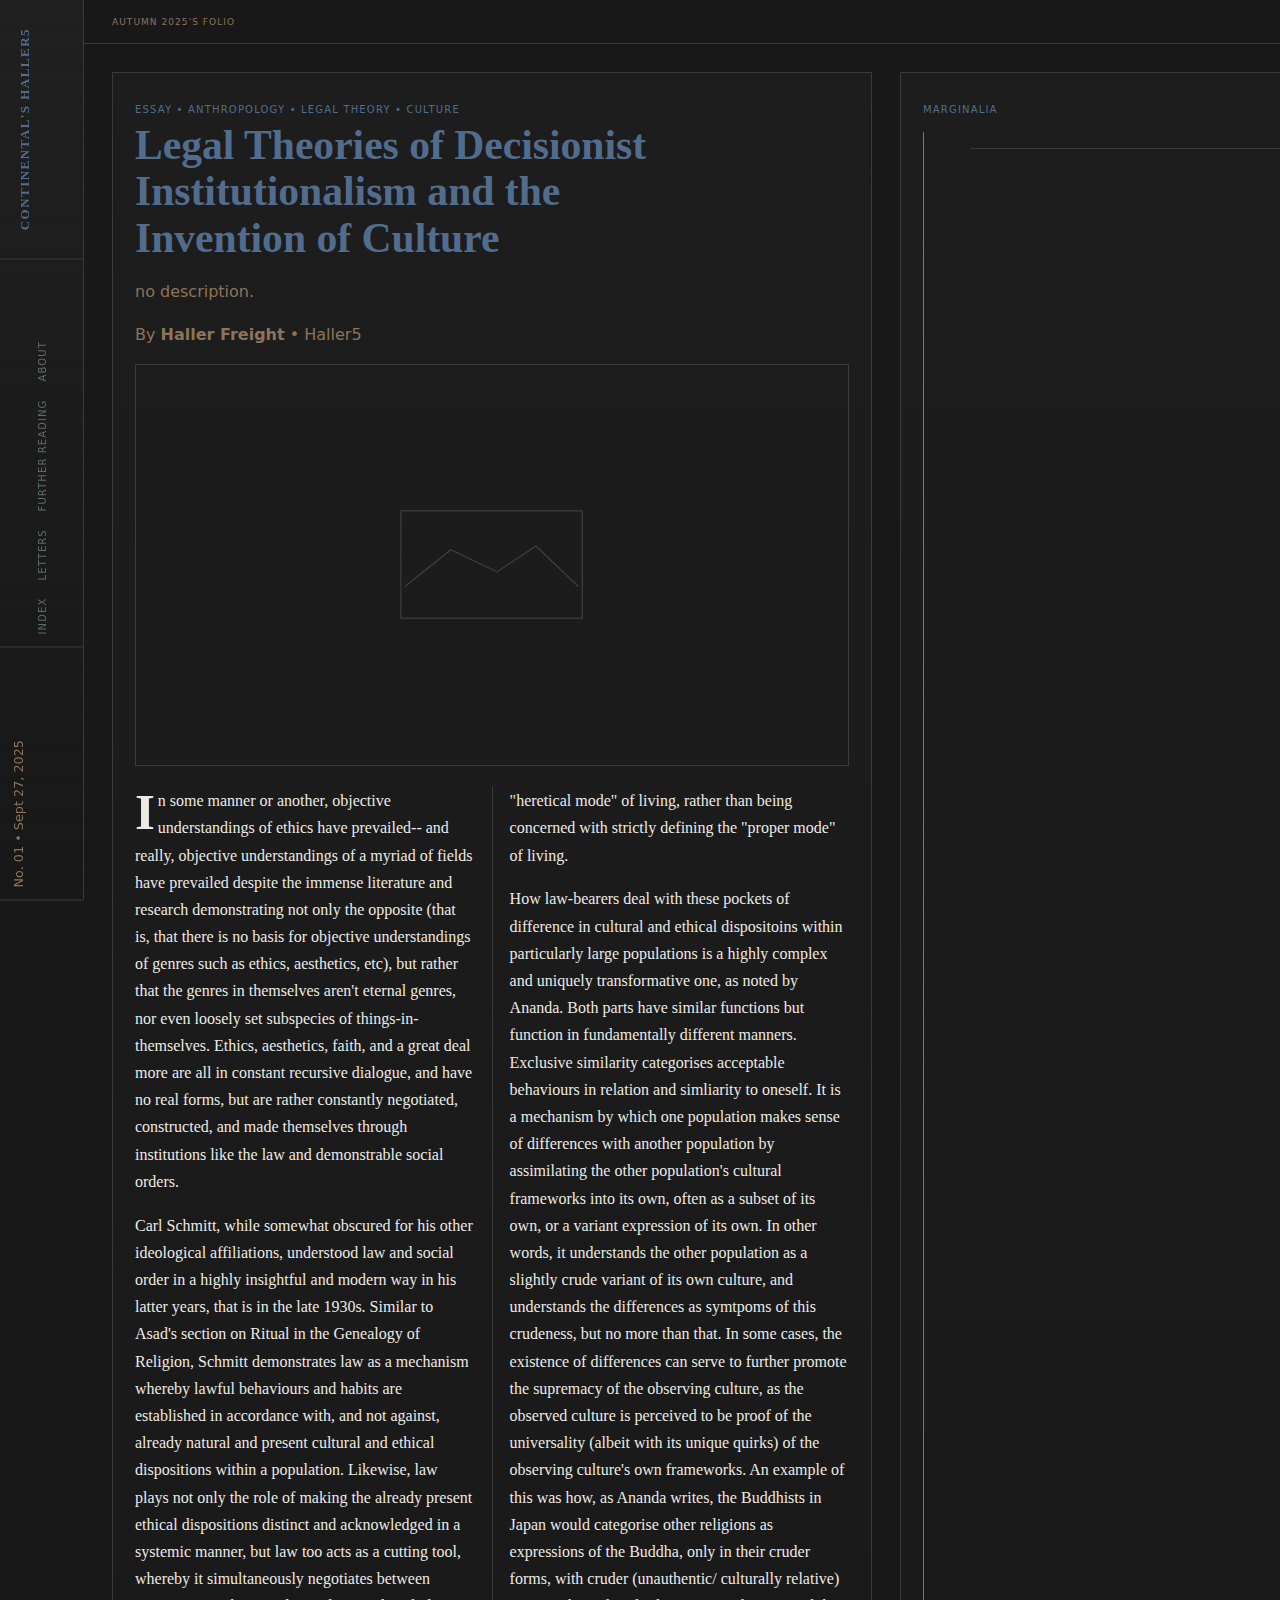
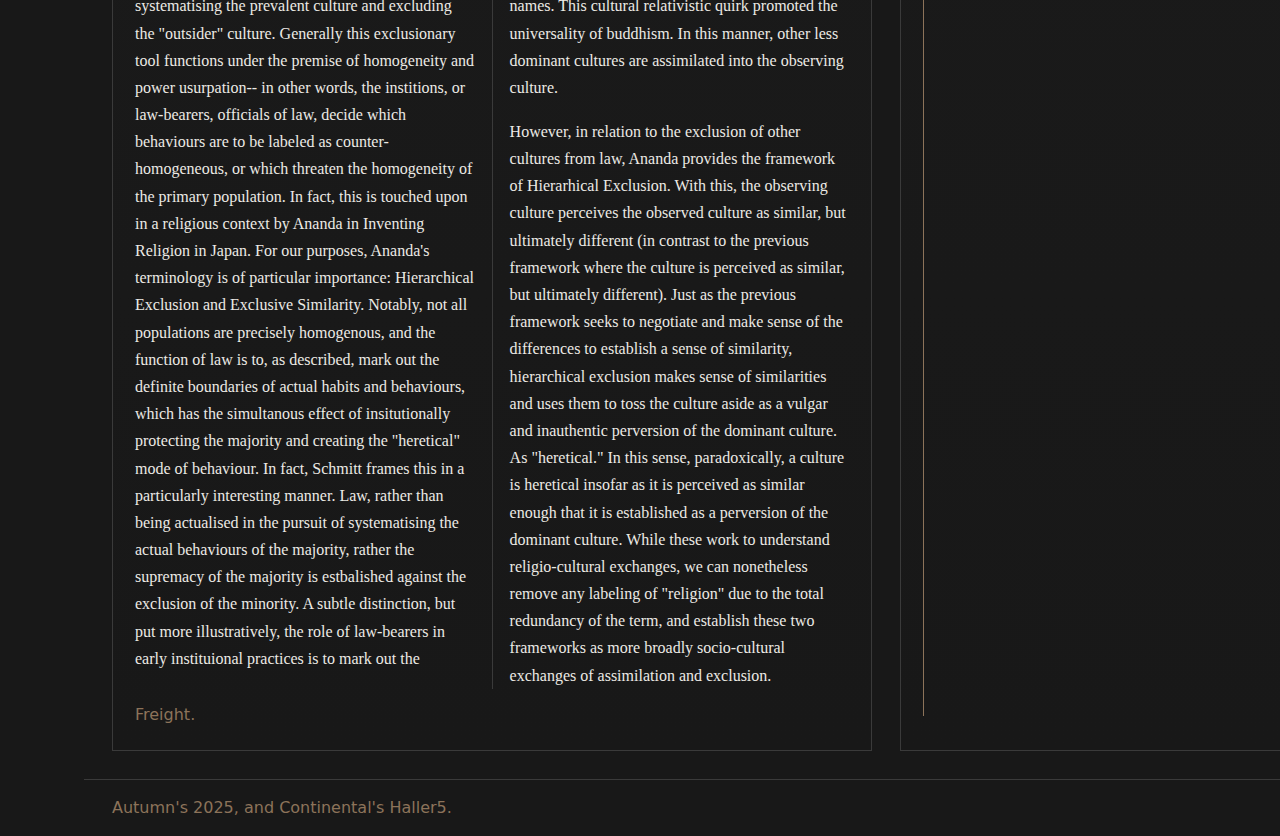
<file: cultureandlaw.html>
<!doctype html>
<html lang="en">
<head>
  <meta charset="utf-8" />
  <meta name="viewport" content="width=device-width, initial-scale=1" />
  <title>The Continental Review — Lateral Broadsheet</title>
  <meta name="description" content="A lateral broadsheet layout with marginalia as footnotes and a quiet‑data timeline in a mineral‑toned dark palette." />
  <style>
    :root {
      --bg: #181818;
      --ink: #ECEAE5;         /* primary reading text */
      --muted: #B5B5B5;       /* secondary grayscale */
      --rule: #3A3A3A;        /* hairlines */
      --accent: #526C8E;      /* aged indigo: headings/links */
      --secondary: #8C735A;   /* faded bronze: descriptions/bylines */
      --timeline: #5C6E66;    /* ash‑green: nav/wbuttons/timeline */

      --font-serif: "Iowan Old Style", "Palatino Linotype", Palatino, "Book Antiqua", Georgia, serif;
      --font-sans: ui-sans-serif, system-ui, -apple-system, Segoe UI, Roboto, Helvetica, Arial;

      --lh: 1.7;
      --gutter: clamp(16px, 2.5vw, 28px);
      --folio: clamp(580px, 60vw, 760px);
      --narrow-folio: clamp(400px, 42vw, 520px);
    }

    * { box-sizing: border-box; }
    body {
      margin:0;
      background: var(--bg);
      color: var(--ink);
      font-family: var(--font-serif);
      line-height: var(--lh);
      text-rendering: optimizeLegibility;
      -webkit-font-smoothing: antialiased;
      overflow-x: hidden; /* guard against stray horizontal scroll on mobile */
    }

    /* Links & interactive accents */
    a { color: var(--accent); text-decoration-thickness: 1px; text-underline-offset: 2px; }
    a:hover { text-decoration-thickness: 2px; }

    /* Layout */
    .shell { display: grid; grid-template-columns: 84px 1fr; min-height: 100dvh; }

    .rail {
      border-right: 1px solid var(--rule);
      display: grid; grid-template-rows: auto 1fr auto; align-items: start;
      position: sticky; top: 0; height: 100dvh;
      background: linear-gradient(#202020, transparent);
    }
    .brand {
      writing-mode: vertical-rl; text-orientation: mixed; transform: rotate(180deg);
      letter-spacing: .08em; font-variant-caps: all-small-caps; font-weight: 700;
      font-size: clamp(.95rem, 2.3vw, 1.15rem);
      padding: var(--gutter) .5rem; text-align: center; color: var(--accent);
    }
    .vnav { writing-mode: vertical-rl; text-orientation: mixed; transform: rotate(180deg);
      display:flex; gap:1.1rem; padding:.75rem .5rem; align-items:center; justify-content:center;
      border-top:1px solid var(--rule); border-bottom:1px solid var(--rule); }
    .vnav a { color: var(--timeline); text-decoration: none; font-family: var(--font-sans);
      font-variant-caps: all-small-caps; letter-spacing:.08em; font-size:.86rem; }
    .vnav a:hover { color: var(--accent); text-decoration: underline; }
    .folio-no { writing-mode: vertical-rl; transform: rotate(180deg); color: var(--secondary);
      font-family: var(--font-sans); font-size:.8rem; padding:.75rem .5rem var(--gutter); border-top:1px solid var(--rule); }

    .head { border-bottom:1px solid var(--rule); padding:.5rem var(--gutter); display:flex; align-items:center; gap:.8rem;
      position: sticky; top:0; background: var(--bg); z-index:5; }
    .dateline { font-variant-caps: all-small-caps; letter-spacing:.08em; color: var(--secondary);
      font-family: var(--font-sans); font-size:.82rem; }
    .section-kicker { color: var(--accent); font-family: var(--font-sans); font-variant-caps: all-small-caps; letter-spacing:.08em; margin-left:auto; }

    .lateral { display:grid; grid-auto-flow: column; grid-auto-columns: var(--folio); gap: var(--gutter);
      padding: var(--gutter); overflow-x:auto; overflow-y:hidden; scroll-snap-type: x mandatory; -webkit-overflow-scrolling: touch; }
    .folio { border:1px solid var(--rule); padding: clamp(16px, 2vw, 22px);
      display:grid; grid-template-rows:auto 1fr auto; gap:.75rem; background: linear-gradient(#1d1d1d, #181818); scroll-snap-align:start; }
    .narrow { grid-auto-columns: var(--narrow-folio); }

    /* Palette-aware typography */
    .kicker { font-variant-caps: all-small-caps; letter-spacing:.08em; color: var(--accent); font-family: var(--font-sans); font-size:.92rem; }
    h1, h2, h3 { margin:.1rem 0 .35rem; line-height:1.12; text-wrap: balance; color: var(--accent); }
    h1 { font-size: clamp(1.6rem, 3.6vw, 2.6rem); }
    h2 { font-size: clamp(1.25rem, 2.2vw, 1.55rem); }
    .dek, .byline, .caption { color: var(--secondary); font-family: var(--font-sans); }
    .dek { max-width: 60ch; }

    /* Reading text remains high-contrast */
    .prose { column-width: 33ch; column-gap: 2.2rem; column-rule: 1px solid var(--rule); max-width: 100%; color: var(--ink); }
    .prose p { margin: 0 0 1.05em; }
    .prose p:first-of-type::first-letter { float:left; font-size:3.2rem; line-height:.85; padding-right:.18rem; padding-top:.2rem; font-weight:600; color: var(--ink); }
    .pull { break-inside: avoid; border-left:3px solid var(--rule); padding:.6rem .9rem; font-style:italic; color: var(--muted); margin:.8rem 0; }

    .media { aspect-ratio: 16/9; border:1px solid var(--rule); display:grid; place-items:center; margin:.6rem 0; }
    .media svg { width:26%; opacity:.5; }

    /* Marginalia as footnotes with quiet data timeline */
    .marginalia { display:grid; grid-template-columns:32px 1fr; gap:1rem; }
    .timeline-spine { border-left:1px solid var(--secondary); display:grid; align-content:start; padding-top:.5rem; gap:1.2rem; }
    .timeline-spine div { width:12px; height:12px; border-radius:50%; background: var(--timeline); margin-left:-6px; cursor:pointer; position:relative; }
    .timeline-spine div:hover::after { content: attr(data-note); position:absolute; left:18px; top:0; background:#202020; color: var(--ink); font-size:.8rem; padding:.3rem .5rem; border:1px solid var(--rule); white-space:nowrap; }

    .footnotes { display:grid; gap:.7rem; font-size:.95rem; color: var(--ink); }
    .footnotes p { margin:0; }
    .footnotes p::before { content: counter(fn) ". "; counter-increment: fn; color: var(--secondary); font-feature-settings: "lnum" 1; }
    .footnotes { counter-reset: fn; }

    .references { border-top:1px solid var(--rule); margin-top:1rem; padding-top:1rem; font-size:.9rem; color: var(--muted); display:grid; gap:.7rem; }
    .references blockquote { margin:0; font-style:italic; color: var(--ink); border-left:3px solid var(--secondary); padding-left:.7rem; }

    .foot { border-top:1px solid var(--rule); padding:.9rem var(--gutter); color: var(--secondary); font-family: var(--font-sans); }

    /* Mobile refinement */
    @media (max-width: 900px) {
      .shell { grid-template-columns: 1fr; }
      .rail { position: static; height: auto; }
      .brand, .vnav, .folio-no { writing-mode: horizontal-tb; transform:none; display:flex; gap:.9rem; justify-content:center; }
      .vnav { flex-wrap: wrap; }
      .lateral { display:grid; grid-auto-flow: row; grid-auto-rows:auto; overflow: visible; padding: clamp(12px, 4vw, 20px); gap: clamp(12px, 3.5vw, 18px); }
      .folio { scroll-snap-align: unset; padding: clamp(14px, 3.5vw, 20px); }
      h1 { font-size: clamp(1.35rem, 6vw, 2rem); }
      h2 { font-size: clamp(1.1rem, 4.8vw, 1.4rem); }
      .prose { column-width: auto; column-count: 1; column-rule: none; }
      .marginalia { grid-template-columns: 1fr; }
      .timeline-spine { display: none; } /* optional; keeps mobile clean */
    }
  </style>
</head>
<body>
  <div class="shell">
    <aside class="rail">
      <div class="brand">continental's Haller5</div>
      <nav class="vnav">
                  <a href="index1.html">Index</a>
        <a href="essay.html">Letters</a>
        <a href="archive.html">Further Reading</a>
        <a href="about.html">About</a>
        <a href="#"></a>
        <a href="#"></a>
        <a href="#"></a>
        <a href="#"></a>
      </nav>
      <div class="folio-no">No. 01 • Sept 27, 2025</div>
    </aside>

    <div>
      <header class="head">
        <div class="dateline">Autumn 2025's FOLIO</div>
        <div class="section-kicker">Marginalia Edition</div>
      </header>

      <section class="lateral">
        <!-- Lead essay -->
        <article class="folio">
          <div>
            <div class="kicker">Essay • Anthropology • Legal Theory • Culture</div>
            <h1>Legal Theories of Decisionist Institutionalism and the Invention of Culture</h1>
            <p class="dek">no description.</p>
            <p class="byline">By <strong>Haller Freight</strong> • Haller5</p>
            <figure class="media">
              <svg viewBox="0 0 100 60" role="img" aria-labelledby="phA"><title id="phA">Lead image</title><rect x="1" y="1" width="98" height="58" fill="none" stroke="currentColor" stroke-width=".6" opacity=".35"/><path d="M3 42 L28 22 L53 34 L74 20 L97 42" fill="none" stroke="currentColor" stroke-width=".6" opacity=".35"/></svg>
            </figure>
          </div>
          <div class="prose">
            <p>In some manner or another, objective understandings of ethics have prevailed-- and really, objective understandings of a myriad of fields have prevailed despite the immense literature and research demonstrating not only the opposite (that is, that there is no basis for objective understandings of genres such as ethics, aesthetics, etc), but rather that the genres in themselves aren't eternal genres, nor even loosely set subspecies of things-in-themselves. Ethics, aesthetics, faith, and a great deal more are all in constant recursive dialogue, and have no real forms, but are rather constantly negotiated, constructed, and made themselves through institutions like the law and demonstrable social orders. </p>
            <p>Carl Schmitt, while somewhat obscured for his other ideological affiliations, understood law and social order in a highly insightful and modern way in his latter years, that is in the late 1930s. Similar to Asad's section on Ritual in the Genealogy of Religion, Schmitt demonstrates law as a mechanism whereby lawful behaviours and habits are established in accordance with, and not against, already natural and present cultural and ethical dispositions within a population. Likewise, law plays not only the role of making the already present ethical dispositions distinct and acknowledged in a systemic manner, but law too acts as a cutting tool, whereby it simultaneously negotiates between systematising the prevalent culture and excluding the "outsider" culture. Generally this exclusionary tool functions under the premise of homogeneity and power usurpation-- in other words, the institions, or law-bearers, officials of law, decide which behaviours are to be labeled as counter-homogeneous, or which threaten the homogeneity of the primary population. In fact, this is touched upon in a religious context by Ananda in Inventing Religion in Japan. For our purposes, Ananda's terminology is of particular importance: Hierarchical Exclusion and Exclusive Similarity. Notably, not all populations are precisely homogenous, and the function of law is to, as described, mark out the definite boundaries of actual habits and behaviours, which has the simultanous effect of insitutionally protecting the majority and creating the "heretical" mode of behaviour. In fact, Schmitt frames this in a particularly interesting manner. Law, rather than being actualised in the pursuit of systematising the actual behaviours of the majority, rather the supremacy of the majority is estbalished against the exclusion of the minority. A subtle distinction, but put more illustratively, the role of law-bearers in early instituional practices is to mark out the "heretical mode" of living, rather than being concerned with strictly defining the "proper mode" of living.</p>
            <p>How law-bearers deal with these pockets of difference in cultural and ethical dispositoins within particularly large populations is a highly complex and uniquely transformative one, as noted by Ananda. Both parts have similar functions but function in fundamentally different manners. Exclusive similarity categorises acceptable behaviours in relation and simliarity to oneself. It is a mechanism by which one population makes sense of differences with another population by assimilating the other population's cultural frameworks into its own, often as a subset of its own, or a variant expression of its own. In other words, it understands the other population as a slightly crude variant of its own culture, and understands the differences as symtpoms of this crudeness, but no more than that. In some cases, the existence of differences can serve to further promote the supremacy of the observing culture, as the observed culture is perceived to be proof of the universality (albeit with its unique quirks) of the observing culture's own frameworks. An example of this was how, as Ananda writes, the Buddhists in Japan would categorise other religions as expressions of the Buddha, only in their cruder forms, with cruder (unauthentic/ culturally relative) names. This cultural relativistic quirk promoted the universality of buddhism. In this manner, other less dominant cultures are assimilated into the observing culture.</p>
            <p>However, in relation to the exclusion of other cultures from law, Ananda provides the framework of Hierarhical Exclusion. With this, the observing culture perceives the observed culture as similar, but ultimately different (in contrast to the previous framework where the culture is perceived as similar, but ultimately different). Just as the previous framework seeks to negotiate and make sense of the differences to establish a sense of similarity, hierarchical exclusion makes sense of similarities and uses them to toss the culture aside as a vulgar and inauthentic perversion of the dominant culture. As "heretical." In this sense, paradoxically, a culture is heretical insofar as it is perceived as similar enough that it is established as a perversion of the dominant culture. While these work to understand religio-cultural exchanges, we can nonetheless remove any labeling of "religion" due to the total redundancy of the term, and establish these two frameworks as more broadly socio-cultural exchanges of assimilation and exclusion.</p>
            
          </div>
          <figcaption class="caption">Freight.</figcaption>
        </article>

        <!-- Marginalia as footnotes with quiet data timeline -->
        <section class="folio">
          <div class="kicker">Marginalia</div>
          <div class="marginalia">
               <div class="timeline-spine">
            </div>
            <div>
              <section class="footnotes">
              </section>
              <section class="references">


              </section>
            </div>
          </div>
        </section>
      </section>

      <footer class="foot">Autumn's 2025, and Continental's Haller5.</footer>
    </div>
  </div>

  <style>.visually-hidden{position:absolute!important;height:1px;width:1px;overflow:hidden;clip:rect(1px,1px,1px,1px);white-space:nowrap}</style>
</body>
</html>
</file>
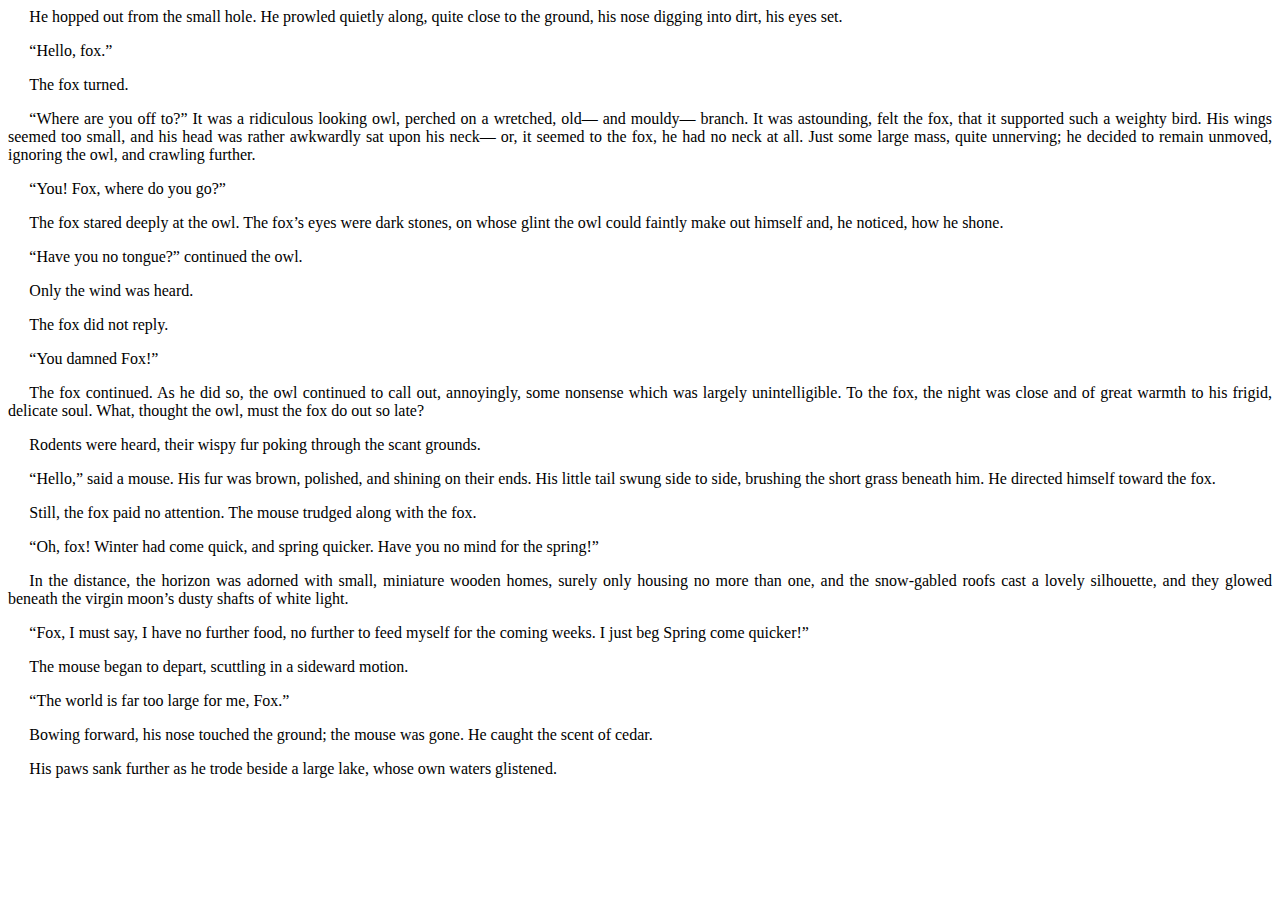
<file: DamnedFox!1.html>
<html><head><meta content="text/html; charset=UTF-8" http-equiv="content-type">

<!--<style type="text/css">@import url(https://themes.googleusercontent.com/fonts/css?kit=n-WUWS8jmQqYQtQ2emmZBw);ol{margin:0;padding:0}table td,table th{padding:0}.c0{padding-top:0pt;text-indent:18pt;padding-bottom:0pt;line-height:1.15;orphans:2;widows:2;text-align:left}.c2{color:#000000;font-weight:400;text-decoration:none;vertical-align:baseline;font-size:12pt;font-family:"Garamond";font-style:normal}.c1{padding-top:0pt;padding-bottom:0pt;line-height:1.15;orphans:2;widows:2;text-align:center}.c5{padding-top:0pt;padding-bottom:0pt;line-height:1.15;orphans:2;widows:2;text-align:left}.c4{font-size:12pt;font-family:"Garamond";font-style:italic;font-weight:400}.c6{background-color:#ffffff;max-width:347.5pt;padding:36pt 36pt 36pt 36pt}.c3{height:11pt}.title{padding-top:0pt;color:#000000;font-size:26pt;padding-bottom:3pt;font-family:"Arial";line-height:1.15;page-break-after:avoid;orphans:2;widows:2;text-align:left}.subtitle{padding-top:0pt;color:#666666;font-size:15pt;padding-bottom:16pt;font-family:"Arial";line-height:1.15;page-break-after:avoid;orphans:2;widows:2;text-align:left}li{color:#000000;font-size:11pt;font-family:"Arial"}p{margin:0;color:#000000;font-size:11pt;font-family:"Arial"}h1{padding-top:20pt;color:#000000;font-size:20pt;padding-bottom:6pt;font-family:"Arial";line-height:1.15;page-break-after:avoid;orphans:2;widows:2;text-align:left}h2{padding-top:18pt;color:#000000;font-size:16pt;padding-bottom:6pt;font-family:"Arial";line-height:1.15;page-break-after:avoid;orphans:2;widows:2;text-align:left}h3{padding-top:16pt;color:#434343;font-size:14pt;padding-bottom:4pt;font-family:"Arial";line-height:1.15;page-break-after:avoid;orphans:2;widows:2;text-align:left}h4{padding-top:14pt;color:#666666;font-size:12pt;padding-bottom:4pt;font-family:"Arial";line-height:1.15;page-break-after:avoid;orphans:2;widows:2;text-align:left}h5{padding-top:12pt;color:#666666;font-size:11pt;padding-bottom:4pt;font-family:"Arial";line-height:1.15;page-break-after:avoid;orphans:2;widows:2;text-align:left}h6{padding-top:12pt;color:#666666;font-size:11pt;padding-bottom:4pt;font-family:"Arial";line-height:1.15;page-break-after:avoid;font-style:italic;orphans:2;widows:2;text-align:left}</style>
-->

<style type="text/css">
.c4 {
  font-style: italic;
}

.c {
  text-decoration: none;
  vertical-align: baseline;
  font-style: normal;
}

.c0 {
  padding-top: 0pt;
  text-indent: 16pt;
  text-align: justify;

</style>

</head><body class="c6 doc-content"><p class="c0"><span class="c2">He hopped out from the small hole. He prowled quietly along, quite close to the ground, his nose digging into dirt, his eyes set.</span></p><p class="c0"><span class="c2">&ldquo;Hello, fox.&rdquo;</span></p><p class="c0"><span class="c2">The fox turned.</span></p><p class="c0"><span class="c2">&ldquo;Where are you off to?&rdquo; It was a ridiculous looking owl, perched on a wretched, old&mdash; and mouldy&mdash; branch. It was astounding, felt the fox, that it supported such a weighty bird. His wings seemed too small, and his head was rather awkwardly sat upon his neck&mdash; or, it seemed to the fox, he had no neck at all. Just some large mass, quite unnerving; he decided to remain unmoved, ignoring the owl, and crawling further.</span></p><p class="c0"><span class="c2">&ldquo;You! Fox, where do you go?&rdquo;</span></p><p class="c0"><span class="c2">The fox stared deeply at the owl. The fox&rsquo;s eyes were dark stones, on whose glint the owl could faintly make out himself and, he noticed, how he shone.</span></p><p class="c0"><span class="c2">&ldquo;Have you no tongue?&rdquo; continued the owl. </span></p><p class="c0"><span class="c2">Only the wind was heard.</span></p><p class="c0"><span class="c2">The fox did not reply.</span></p><p class="c0"><span class="c2">&ldquo;You damned Fox!&rdquo; </span></p><p class="c0"><span class="c2">The fox continued. As he did so, the owl continued to call out, annoyingly, some nonsense which was largely unintelligible. To the fox, the night was close and of great warmth to his frigid, delicate soul. What, thought the owl, must the fox do out so late?</span></p><p class="c0"><span class="c2">Rodents were heard, their wispy fur poking through the scant grounds. </span></p><p class="c0"><span class="c2">&ldquo;Hello,&rdquo; said a mouse. His fur was brown, polished, and shining on their ends. His little tail swung side to side, brushing the short grass beneath him. He directed himself toward the fox. </span></p><p class="c0"><span class="c2">Still, the fox paid no attention. The mouse trudged along with the fox. </span></p><p class="c0"><span class="c2">&ldquo;Oh, fox! Winter had come quick, and spring quicker. Have you no mind for the spring!&rdquo;</span></p><p class="c0"><span class="c2">In the distance, the horizon was adorned with small, miniature wooden homes, surely only housing no more than one, and the snow-gabled roofs cast a lovely silhouette, and they glowed beneath the virgin moon&rsquo;s dusty shafts of white light.</span></p><p class="c0"><span class="c2">&ldquo;Fox, I must say, I have no further food, no further to feed myself for the coming weeks. I just beg Spring come quicker!&rdquo;</span></p><p class="c0"><span class="c2">The mouse began to depart, scuttling in a sideward motion. </span></p><p class="c0"><span class="c2">&ldquo;The world is far too large for me, Fox.&rdquo;</span></p><p class="c0"><span class="c2">Bowing forward, his nose touched the ground; the mouse was gone. He caught the scent of cedar. </span></p><p class="c0"><span class="c2">His paws sank further as he trode beside a large lake, whose own waters glistened.</span></p></body></html>
</file>
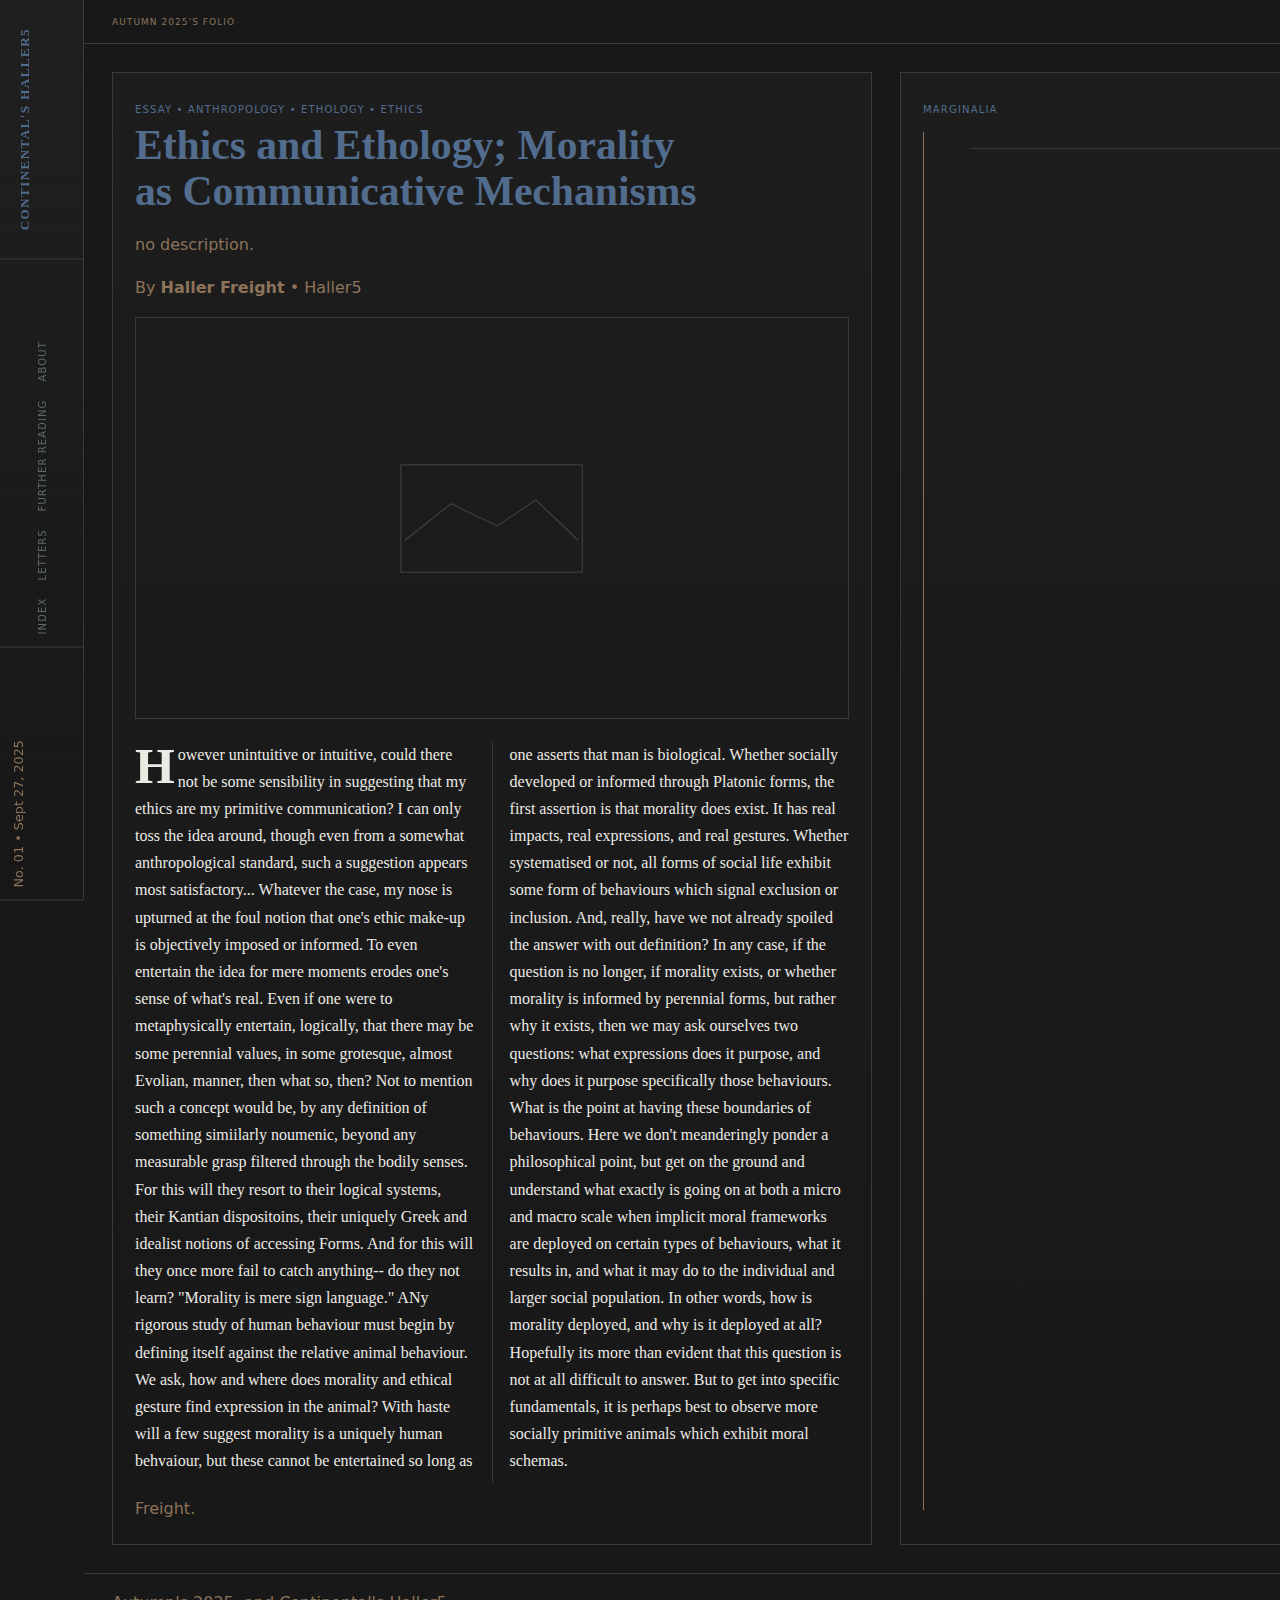
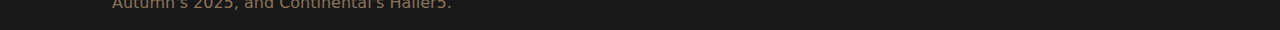
<file: ethicsandethol.html>
<!doctype html>
<html lang="en">
<head>
  <meta charset="utf-8" />
  <meta name="viewport" content="width=device-width, initial-scale=1" />
  <title>The Continental Review — Lateral Broadsheet</title>
  <meta name="description" content="A lateral broadsheet layout with marginalia as footnotes and a quiet‑data timeline in a mineral‑toned dark palette." />
  <style>
    :root {
      --bg: #181818;
      --ink: #ECEAE5;         /* primary reading text */
      --muted: #B5B5B5;       /* secondary grayscale */
      --rule: #3A3A3A;        /* hairlines */
      --accent: #526C8E;      /* aged indigo: headings/links */
      --secondary: #8C735A;   /* faded bronze: descriptions/bylines */
      --timeline: #5C6E66;    /* ash‑green: nav/wbuttons/timeline */

      --font-serif: "Iowan Old Style", "Palatino Linotype", Palatino, "Book Antiqua", Georgia, serif;
      --font-sans: ui-sans-serif, system-ui, -apple-system, Segoe UI, Roboto, Helvetica, Arial;

      --lh: 1.7;
      --gutter: clamp(16px, 2.5vw, 28px);
      --folio: clamp(580px, 60vw, 760px);
      --narrow-folio: clamp(400px, 42vw, 520px);
    }

    * { box-sizing: border-box; }
    body {
      margin:0;
      background: var(--bg);
      color: var(--ink);
      font-family: var(--font-serif);
      line-height: var(--lh);
      text-rendering: optimizeLegibility;
      -webkit-font-smoothing: antialiased;
      overflow-x: hidden; /* guard against stray horizontal scroll on mobile */
    }

    /* Links & interactive accents */
    a { color: var(--accent); text-decoration-thickness: 1px; text-underline-offset: 2px; }
    a:hover { text-decoration-thickness: 2px; }

    /* Layout */
    .shell { display: grid; grid-template-columns: 84px 1fr; min-height: 100dvh; }

    .rail {
      border-right: 1px solid var(--rule);
      display: grid; grid-template-rows: auto 1fr auto; align-items: start;
      position: sticky; top: 0; height: 100dvh;
      background: linear-gradient(#202020, transparent);
    }
    .brand {
      writing-mode: vertical-rl; text-orientation: mixed; transform: rotate(180deg);
      letter-spacing: .08em; font-variant-caps: all-small-caps; font-weight: 700;
      font-size: clamp(.95rem, 2.3vw, 1.15rem);
      padding: var(--gutter) .5rem; text-align: center; color: var(--accent);
    }
    .vnav { writing-mode: vertical-rl; text-orientation: mixed; transform: rotate(180deg);
      display:flex; gap:1.1rem; padding:.75rem .5rem; align-items:center; justify-content:center;
      border-top:1px solid var(--rule); border-bottom:1px solid var(--rule); }
    .vnav a { color: var(--timeline); text-decoration: none; font-family: var(--font-sans);
      font-variant-caps: all-small-caps; letter-spacing:.08em; font-size:.86rem; }
    .vnav a:hover { color: var(--accent); text-decoration: underline; }
    .folio-no { writing-mode: vertical-rl; transform: rotate(180deg); color: var(--secondary);
      font-family: var(--font-sans); font-size:.8rem; padding:.75rem .5rem var(--gutter); border-top:1px solid var(--rule); }

    .head { border-bottom:1px solid var(--rule); padding:.5rem var(--gutter); display:flex; align-items:center; gap:.8rem;
      position: sticky; top:0; background: var(--bg); z-index:5; }
    .dateline { font-variant-caps: all-small-caps; letter-spacing:.08em; color: var(--secondary);
      font-family: var(--font-sans); font-size:.82rem; }
    .section-kicker { color: var(--accent); font-family: var(--font-sans); font-variant-caps: all-small-caps; letter-spacing:.08em; margin-left:auto; }

    .lateral { display:grid; grid-auto-flow: column; grid-auto-columns: var(--folio); gap: var(--gutter);
      padding: var(--gutter); overflow-x:auto; overflow-y:hidden; scroll-snap-type: x mandatory; -webkit-overflow-scrolling: touch; }
    .folio { border:1px solid var(--rule); padding: clamp(16px, 2vw, 22px);
      display:grid; grid-template-rows:auto 1fr auto; gap:.75rem; background: linear-gradient(#1d1d1d, #181818); scroll-snap-align:start; }
    .narrow { grid-auto-columns: var(--narrow-folio); }

    /* Palette-aware typography */
    .kicker { font-variant-caps: all-small-caps; letter-spacing:.08em; color: var(--accent); font-family: var(--font-sans); font-size:.92rem; }
    h1, h2, h3 { margin:.1rem 0 .35rem; line-height:1.12; text-wrap: balance; color: var(--accent); }
    h1 { font-size: clamp(1.6rem, 3.6vw, 2.6rem); }
    h2 { font-size: clamp(1.25rem, 2.2vw, 1.55rem); }
    .dek, .byline, .caption { color: var(--secondary); font-family: var(--font-sans); }
    .dek { max-width: 60ch; }

    /* Reading text remains high-contrast */
    .prose { column-width: 33ch; column-gap: 2.2rem; column-rule: 1px solid var(--rule); max-width: 100%; color: var(--ink); }
    .prose p { margin: 0 0 1.05em; }
    .prose p:first-of-type::first-letter { float:left; font-size:3.2rem; line-height:.85; padding-right:.18rem; padding-top:.2rem; font-weight:600; color: var(--ink); }
    .pull { break-inside: avoid; border-left:3px solid var(--rule); padding:.6rem .9rem; font-style:italic; color: var(--muted); margin:.8rem 0; }

    .media { aspect-ratio: 16/9; border:1px solid var(--rule); display:grid; place-items:center; margin:.6rem 0; }
    .media svg { width:26%; opacity:.5; }

    /* Marginalia as footnotes with quiet data timeline */
    .marginalia { display:grid; grid-template-columns:32px 1fr; gap:1rem; }
    .timeline-spine { border-left:1px solid var(--secondary); display:grid; align-content:start; padding-top:.5rem; gap:1.2rem; }
    .timeline-spine div { width:12px; height:12px; border-radius:50%; background: var(--timeline); margin-left:-6px; cursor:pointer; position:relative; }
    .timeline-spine div:hover::after { content: attr(data-note); position:absolute; left:18px; top:0; background:#202020; color: var(--ink); font-size:.8rem; padding:.3rem .5rem; border:1px solid var(--rule); white-space:nowrap; }

    .footnotes { display:grid; gap:.7rem; font-size:.95rem; color: var(--ink); }
    .footnotes p { margin:0; }
    .footnotes p::before { content: counter(fn) ". "; counter-increment: fn; color: var(--secondary); font-feature-settings: "lnum" 1; }
    .footnotes { counter-reset: fn; }

    .references { border-top:1px solid var(--rule); margin-top:1rem; padding-top:1rem; font-size:.9rem; color: var(--muted); display:grid; gap:.7rem; }
    .references blockquote { margin:0; font-style:italic; color: var(--ink); border-left:3px solid var(--secondary); padding-left:.7rem; }

    .foot { border-top:1px solid var(--rule); padding:.9rem var(--gutter); color: var(--secondary); font-family: var(--font-sans); }

    /* Mobile refinement */
    @media (max-width: 900px) {
      .shell { grid-template-columns: 1fr; }
      .rail { position: static; height: auto; }
      .brand, .vnav, .folio-no { writing-mode: horizontal-tb; transform:none; display:flex; gap:.9rem; justify-content:center; }
      .vnav { flex-wrap: wrap; }
      .lateral { display:grid; grid-auto-flow: row; grid-auto-rows:auto; overflow: visible; padding: clamp(12px, 4vw, 20px); gap: clamp(12px, 3.5vw, 18px); }
      .folio { scroll-snap-align: unset; padding: clamp(14px, 3.5vw, 20px); }
      h1 { font-size: clamp(1.35rem, 6vw, 2rem); }
      h2 { font-size: clamp(1.1rem, 4.8vw, 1.4rem); }
      .prose { column-width: auto; column-count: 1; column-rule: none; }
      .marginalia { grid-template-columns: 1fr; }
      .timeline-spine { display: none; } /* optional; keeps mobile clean */
    }
  </style>
</head>
<body>
  <div class="shell">
    <aside class="rail">
      <div class="brand">continental's Haller5</div>
      <nav class="vnav">
                  <a href="index1.html">Index</a>
        <a href="essay.html">Letters</a>
        <a href="archive.html">Further Reading</a>
        <a href="about.html">About</a>
        <a href="#"></a>
        <a href="#"></a>
        <a href="#"></a>
        <a href="#"></a>
      </nav>
      <div class="folio-no">No. 01 • Sept 27, 2025</div>
    </aside>

    <div>
      <header class="head">
        <div class="dateline">Autumn 2025's FOLIO</div>
        <div class="section-kicker">Marginalia Edition</div>
      </header>

      <section class="lateral">
        <!-- Lead essay -->
        <article class="folio">
          <div>
            <div class="kicker">Essay • Anthropology • Ethology • Ethics</div>
            <h1>Ethics and Ethology; Morality as Communicative Mechanisms</h1>
            <p class="dek">no description.</p>
            <p class="byline">By <strong>Haller Freight</strong> • Haller5</p>
            <figure class="media">
              <svg viewBox="0 0 100 60" role="img" aria-labelledby="phA"><title id="phA">Lead image</title><rect x="1" y="1" width="98" height="58" fill="none" stroke="currentColor" stroke-width=".6" opacity=".35"/><path d="M3 42 L28 22 L53 34 L74 20 L97 42" fill="none" stroke="currentColor" stroke-width=".6" opacity=".35"/></svg>
            </figure>
          </div>
          <div class="prose">
            <p>However unintuitive or intuitive, could there not be some sensibility in suggesting that my ethics are my primitive communication? I can only toss the idea around, though even from a somewhat anthropological standard, such a suggestion appears most satisfactory... Whatever the case, my nose is upturned at the foul notion that one's ethic make-up is objectively imposed or informed. To even entertain the idea for mere moments erodes one's sense of what's real. Even if one were to metaphysically entertain, logically, that there may be some perennial values, in some grotesque, almost Evolian, manner, then what so, then? Not to mention such a concept would be, by any definition of something simiilarly noumenic, beyond any measurable grasp filtered through the bodily senses. For this will they resort to their logical systems, their Kantian dispositoins, their uniquely Greek and idealist notions of accessing Forms. And for this will they once more fail to catch anything-- do they not learn? "Morality is mere sign language." ANy rigorous study of human behaviour must begin by defining itself against the relative animal behaviour. We ask, how and where does morality and ethical gesture find expression in the animal? With haste will a few suggest morality is a uniquely human behvaiour, but these cannot be entertained so long as one asserts that man is biological. Whether socially developed or informed through Platonic forms, the first assertion is that morality does exist. It has real impacts, real expressions, and real gestures. Whether systematised or not, all forms of social life exhibit some form of behaviours which signal exclusion or inclusion. And, really, have we not already spoiled the answer with out definition? In any case, if the question is no longer, if morality exists, or whether morality is informed by perennial forms, but rather why it exists, then we may ask ourselves two questions: what expressions does it purpose, and why does it purpose specifically those behaviours. What is the point at having these boundaries of behaviours. Here we don't meanderingly ponder a philosophical point, but get on the ground and understand what exactly is going on at both a micro and macro scale when implicit moral frameworks are deployed on certain types of behaviours, what it results in, and what it may do to the individual and larger social population. In other words, how is morality deployed, and why is it deployed at all? Hopefully its more than evident that this question is not at all difficult to answer. But to get into specific fundamentals, it is perhaps best to observe more socially primitive animals which exhibit moral schemas. </p>
            
          </div>
          <figcaption class="caption">Freight.</figcaption>
        </article>

        <!-- Marginalia as footnotes with quiet data timeline -->
        <section class="folio">
          <div class="kicker">Marginalia</div>
          <div class="marginalia">
               <div class="timeline-spine">
            </div>
            <div>
              <section class="footnotes">
              </section>
              <section class="references">


              </section>
            </div>
          </div>
        </section>
      </section>

      <footer class="foot">Autumn's 2025, and Continental's Haller5.</footer>
    </div>
  </div>

  <style>.visually-hidden{position:absolute!important;height:1px;width:1px;overflow:hidden;clip:rect(1px,1px,1px,1px);white-space:nowrap}</style>
</body>
</html>
</file>
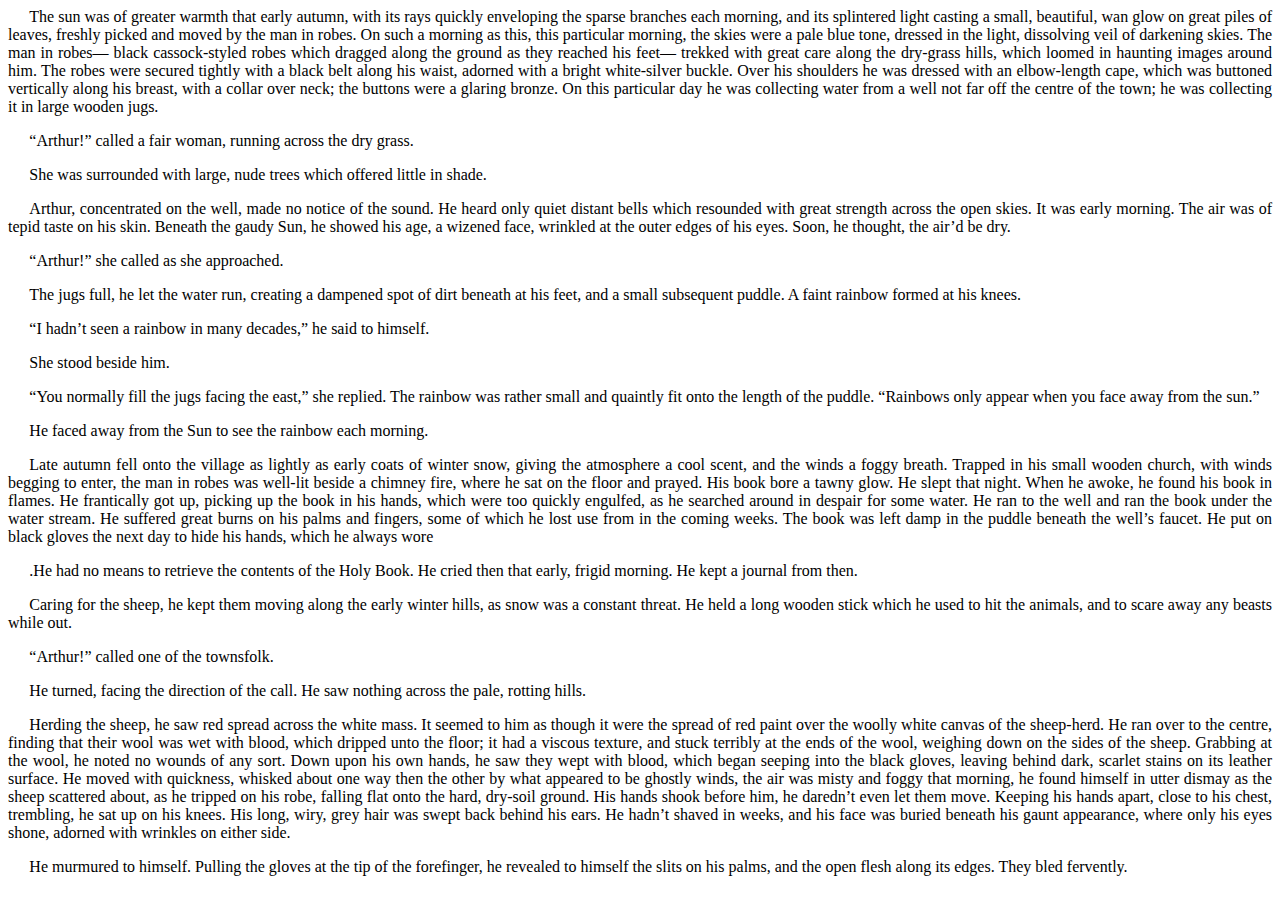
<file: FleshfortheHoly1.html>
<html><head><meta content="text/html; charset=UTF-8" http-equiv="content-type">

<!--<style type="text/css">@import url(https://themes.googleusercontent.com/fonts/css?kit=n-WUWS8jmQqYQtQ2emmZBw);ol{margin:0;padding:0}table td,table th{padding:0}.c0{padding-top:0pt;text-indent:18pt;padding-bottom:0pt;line-height:1.15;orphans:2;widows:2;text-align:left}.c2{color:#000000;font-weight:400;text-decoration:none;vertical-align:baseline;font-size:12pt;font-family:"Garamond";font-style:normal}.c1{padding-top:0pt;padding-bottom:0pt;line-height:1.15;orphans:2;widows:2;text-align:center}.c5{padding-top:0pt;padding-bottom:0pt;line-height:1.15;orphans:2;widows:2;text-align:left}.c4{font-size:12pt;font-family:"Garamond";font-style:italic;font-weight:400}.c6{background-color:#ffffff;max-width:347.5pt;padding:36pt 36pt 36pt 36pt}.c3{height:11pt}.title{padding-top:0pt;color:#000000;font-size:26pt;padding-bottom:3pt;font-family:"Arial";line-height:1.15;page-break-after:avoid;orphans:2;widows:2;text-align:left}.subtitle{padding-top:0pt;color:#666666;font-size:15pt;padding-bottom:16pt;font-family:"Arial";line-height:1.15;page-break-after:avoid;orphans:2;widows:2;text-align:left}li{color:#000000;font-size:11pt;font-family:"Arial"}p{margin:0;color:#000000;font-size:11pt;font-family:"Arial"}h1{padding-top:20pt;color:#000000;font-size:20pt;padding-bottom:6pt;font-family:"Arial";line-height:1.15;page-break-after:avoid;orphans:2;widows:2;text-align:left}h2{padding-top:18pt;color:#000000;font-size:16pt;padding-bottom:6pt;font-family:"Arial";line-height:1.15;page-break-after:avoid;orphans:2;widows:2;text-align:left}h3{padding-top:16pt;color:#434343;font-size:14pt;padding-bottom:4pt;font-family:"Arial";line-height:1.15;page-break-after:avoid;orphans:2;widows:2;text-align:left}h4{padding-top:14pt;color:#666666;font-size:12pt;padding-bottom:4pt;font-family:"Arial";line-height:1.15;page-break-after:avoid;orphans:2;widows:2;text-align:left}h5{padding-top:12pt;color:#666666;font-size:11pt;padding-bottom:4pt;font-family:"Arial";line-height:1.15;page-break-after:avoid;orphans:2;widows:2;text-align:left}h6{padding-top:12pt;color:#666666;font-size:11pt;padding-bottom:4pt;font-family:"Arial";line-height:1.15;page-break-after:avoid;font-style:italic;orphans:2;widows:2;text-align:left}</style>
-->

<style type="text/css">
.c4 {
  font-style: italic;
}

.c {
  text-decoration: none;
  vertical-align: baseline;
  font-style: normal;
}

.c0 {
  padding-top: 0pt;
  text-indent: 16pt;
  text-align: justify;

</style>

</head><body class="c6 doc-content"><p class="c0 c3"><span class="c2"></span></p><p class="c0 c3"><span class="c2"></span></p><p class="c0 c3"><span class="c2"></span></p><p class="c0 c3"><span class="c2"></span></p><p class="c0 c3"><span class="c2"></span></p><p class="c0 c3"><span class="c2"></span></p><p class="c0"><span class="c2">The sun was of greater warmth that early autumn, with its rays quickly enveloping the sparse branches each morning, and its splintered light casting a small, beautiful, wan glow on great piles of leaves, freshly picked and moved by the man in robes. On such a morning as this, this particular morning, the skies were a pale blue tone, dressed in the light, dissolving veil of darkening skies. The man in robes&mdash; black cassock-styled robes which dragged along the ground as they reached his feet&mdash; trekked with great care along the dry-grass hills, which loomed in haunting images around him. The robes were secured tightly with a black belt along his waist, adorned with a bright white-silver buckle. Over his shoulders he was dressed with an elbow-length cape, which was buttoned vertically along his breast, with a collar over neck; the buttons were a glaring bronze. On this particular day he was collecting water from a well not far off the centre of the town; he was collecting it in large wooden jugs.</span></p><p class="c0"><span class="c2">&ldquo;Arthur!&rdquo; called a fair woman, running across the dry grass.</span></p><p class="c0"><span class="c2">She was surrounded with large, nude trees which offered little in shade.</span></p><p class="c0"><span class="c2">Arthur, concentrated on the well, made no notice of the sound. He heard only quiet distant bells which resounded with great strength across the open skies. It was early morning. The air was of tepid taste on his skin. Beneath the gaudy Sun, he showed his age, a wizened face, wrinkled at the outer edges of his eyes. Soon, he thought, the air&rsquo;d be dry. </span></p><p class="c0"><span class="c2">&ldquo;Arthur!&rdquo; she called as she approached.</span></p><p class="c0"><span class="c2">The jugs full, he let the water run, creating a dampened spot of dirt beneath at his feet, and a small subsequent puddle. A faint rainbow formed at his knees. </span></p><p class="c0"><span class="c2">&ldquo;I hadn&rsquo;t seen a rainbow in many decades,&rdquo; he said to himself.</span></p><p class="c0"><span class="c2">She stood beside him.</span></p><p class="c0"><span class="c2">&ldquo;You normally fill the jugs facing the east,&rdquo; she replied. The rainbow was rather small and quaintly fit onto the length of the puddle. &ldquo;Rainbows only appear when you face away from the sun.&rdquo; </span></p><p class="c0 c3"><span class="c2"></span></p><p class="c0"><span class="c2">He faced away from the Sun to see the rainbow each morning.</span></p><p class="c0 c3"><span class="c2"></span></p><p class="c0"><span class="c2">Late autumn fell onto the village as lightly as early coats of winter snow, giving the atmosphere a cool scent, and the winds a foggy breath. Trapped in his small wooden church, with winds begging to enter, the man in robes was well-lit beside a chimney fire, where he sat on the floor and prayed. His book bore a tawny glow. He slept that night. When he awoke, he found his book in flames. He frantically got up, picking up the book in his hands, which were too quickly engulfed, as he searched around in despair for some water. He ran to the well and ran the book under the water stream. He suffered great burns on his palms and fingers, some of which he lost use from in the coming weeks. The book was left damp in the puddle beneath the well&rsquo;s faucet. He put on black gloves the next day to hide his hands, which he always wore</span></p><p class="c0 c3"><span class="c2"></span></p><p class="c0"><span class="c2">.He had no means to retrieve the contents of the Holy Book. He cried then that early, frigid morning. He kept a journal from then. </span></p><p class="c0 c3"><span class="c2"></span></p><p class="c0"><span class="c2">Caring for the sheep, he kept them moving along the early winter hills, as snow was a constant threat. He held a long wooden stick which he used to hit the animals, and to scare away any beasts while out. </span></p><p class="c0"><span class="c2">&ldquo;Arthur!&rdquo; called one of the townsfolk.</span></p><p class="c0"><span class="c2">He turned, facing the direction of the call. He saw nothing across the pale, rotting hills. </span></p><p class="c0"><span class="c2">Herding the sheep, he saw red spread across the white mass. It seemed to him as though it were the spread of red paint over the woolly white canvas of the sheep-herd. He ran over to the centre, finding that their wool was wet with blood, which dripped unto the floor; it had a viscous texture, and stuck terribly at the ends of the wool, weighing down on the sides of the sheep. Grabbing at the wool, he noted no wounds of any sort. Down upon his own hands, he saw they wept with blood, which began seeping into the black gloves, leaving behind dark, scarlet stains on its leather surface. He moved with quickness, whisked about one way then the other by what appeared to be ghostly winds, the air was misty and foggy that morning, he found himself in utter dismay as the sheep scattered about, as he tripped on his robe, falling flat onto the hard, dry-soil ground. His hands shook before him, he daredn&rsquo;t even let them move. Keeping his hands apart, close to his chest, trembling, he sat up on his knees. His long, wiry, grey hair was swept back behind his ears. He hadn&rsquo;t shaved in weeks, and his face was buried beneath his gaunt appearance, where only his eyes shone, adorned with wrinkles on either side. </span></p><p class="c0"><span class="c2">He murmured to himself. Pulling the gloves at the tip of the forefinger, he revealed to himself the slits on his palms, and the open flesh along its edges. They bled fervently. </span></p></body></html>
</file>
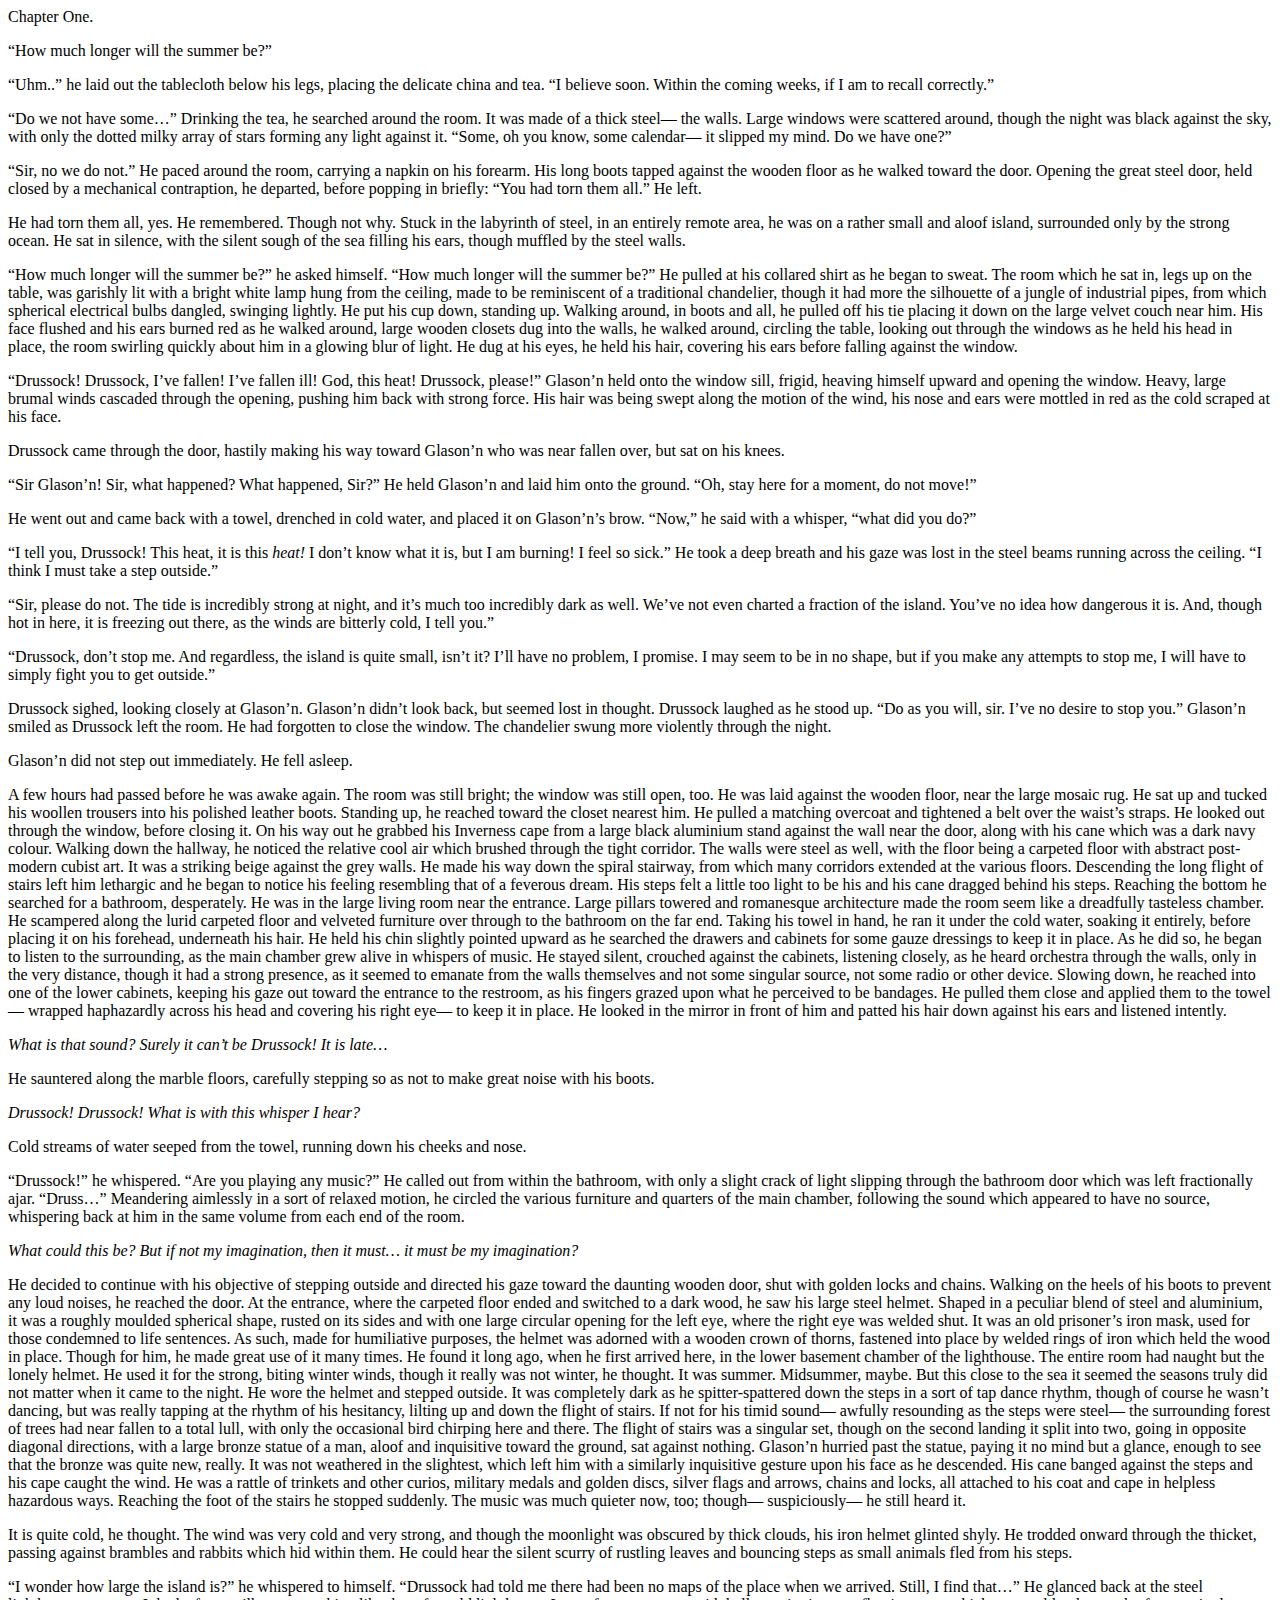
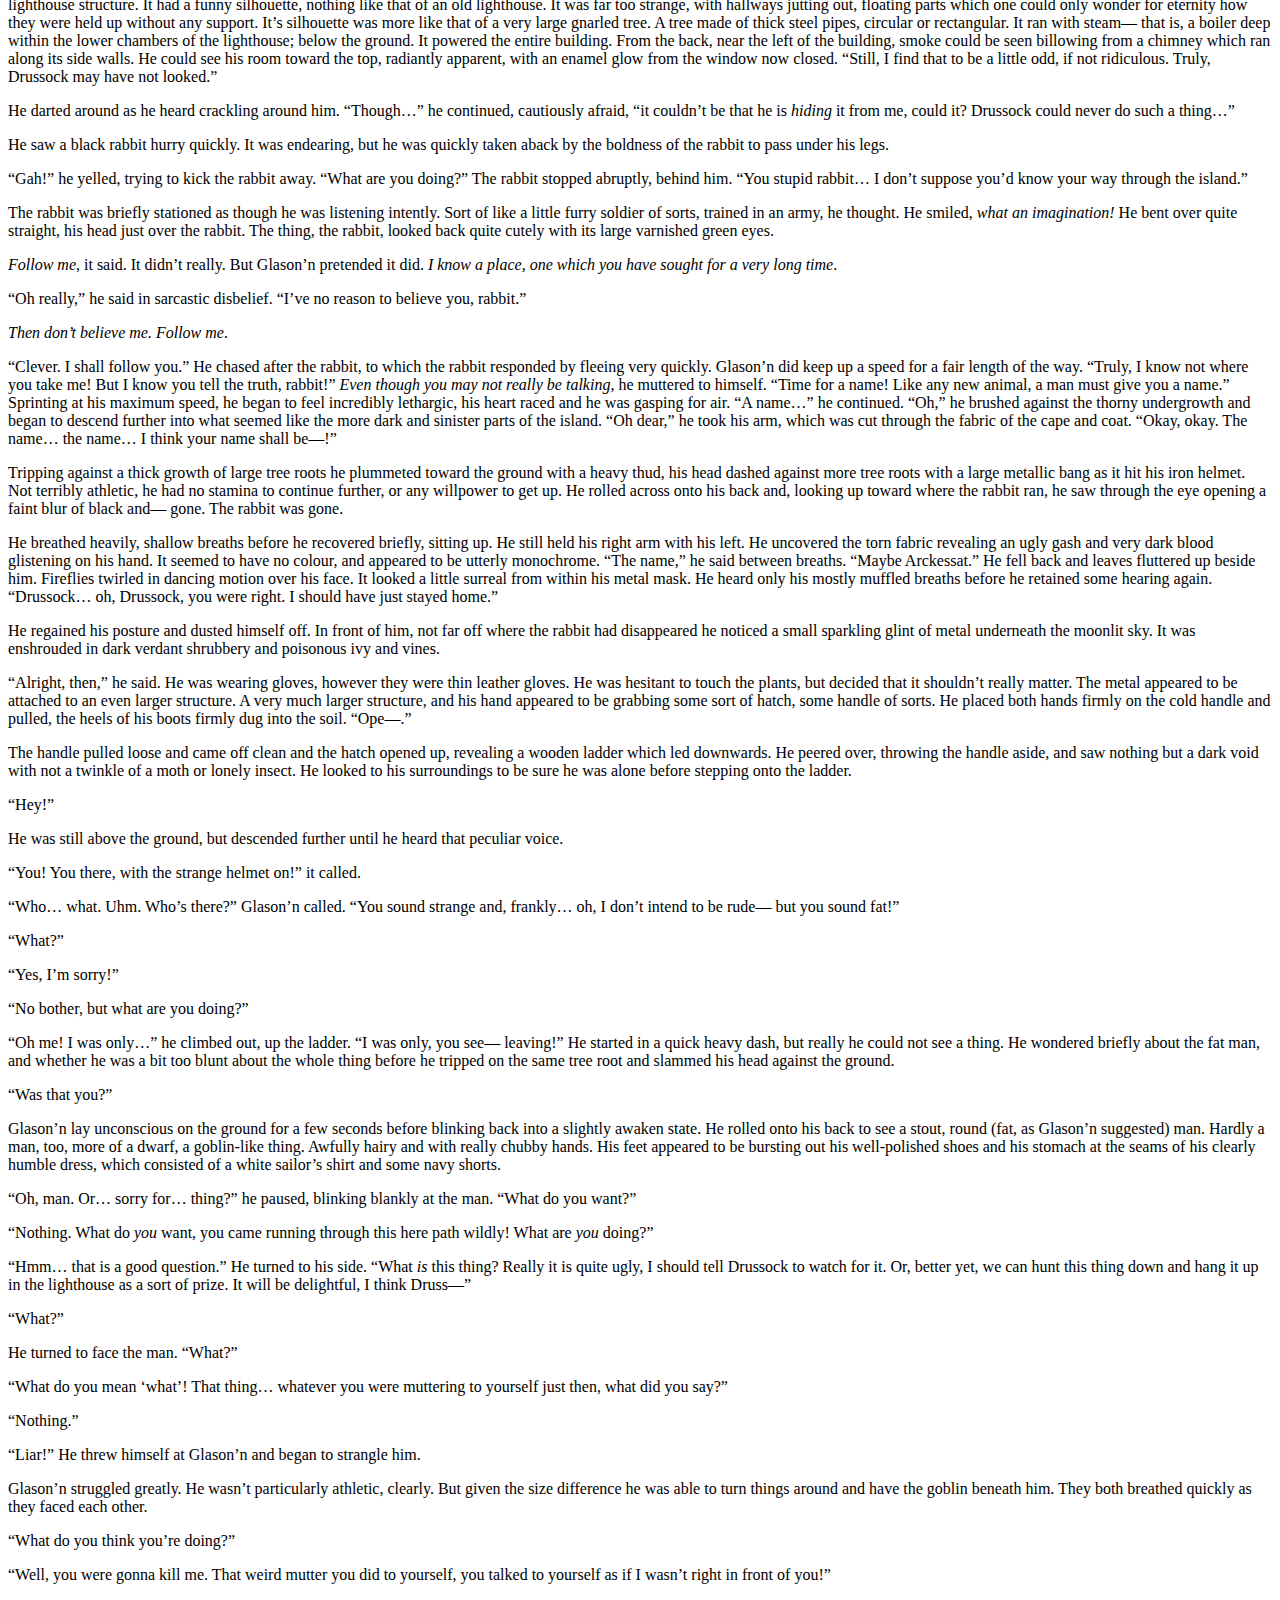
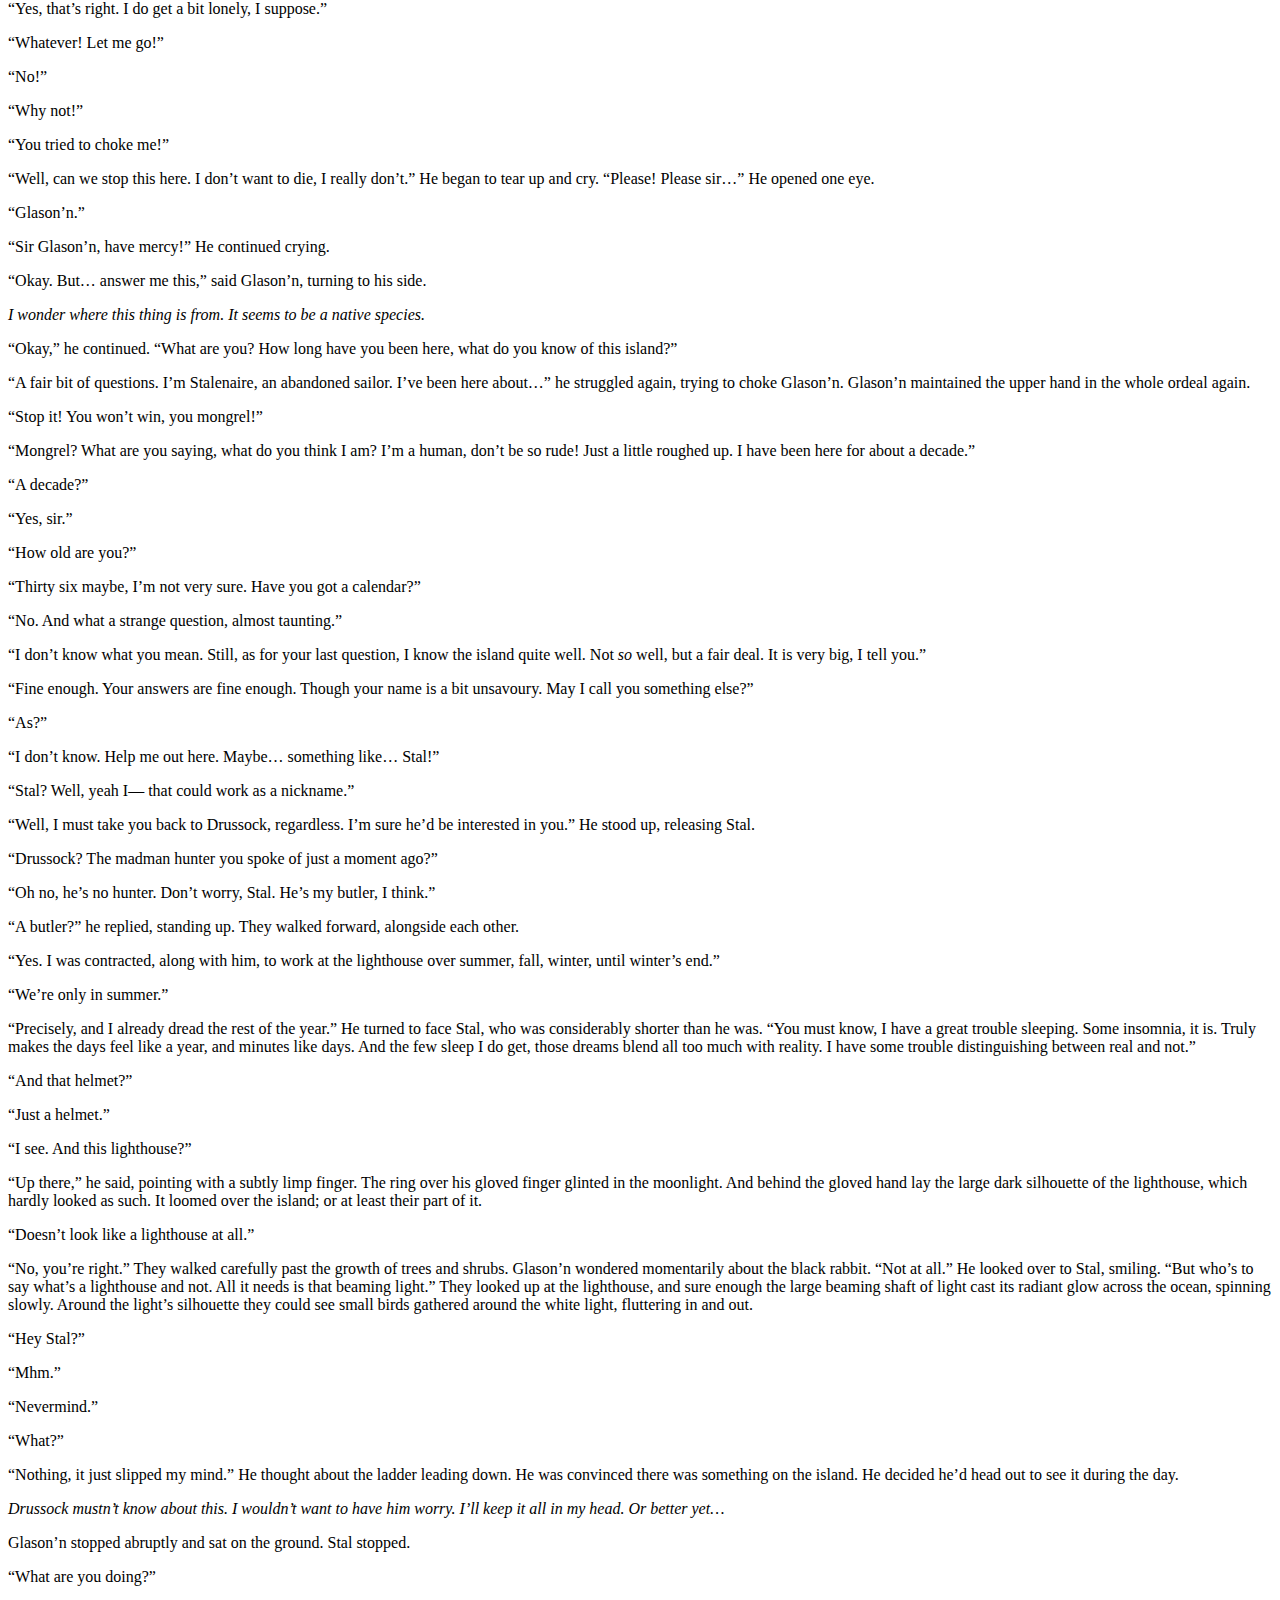
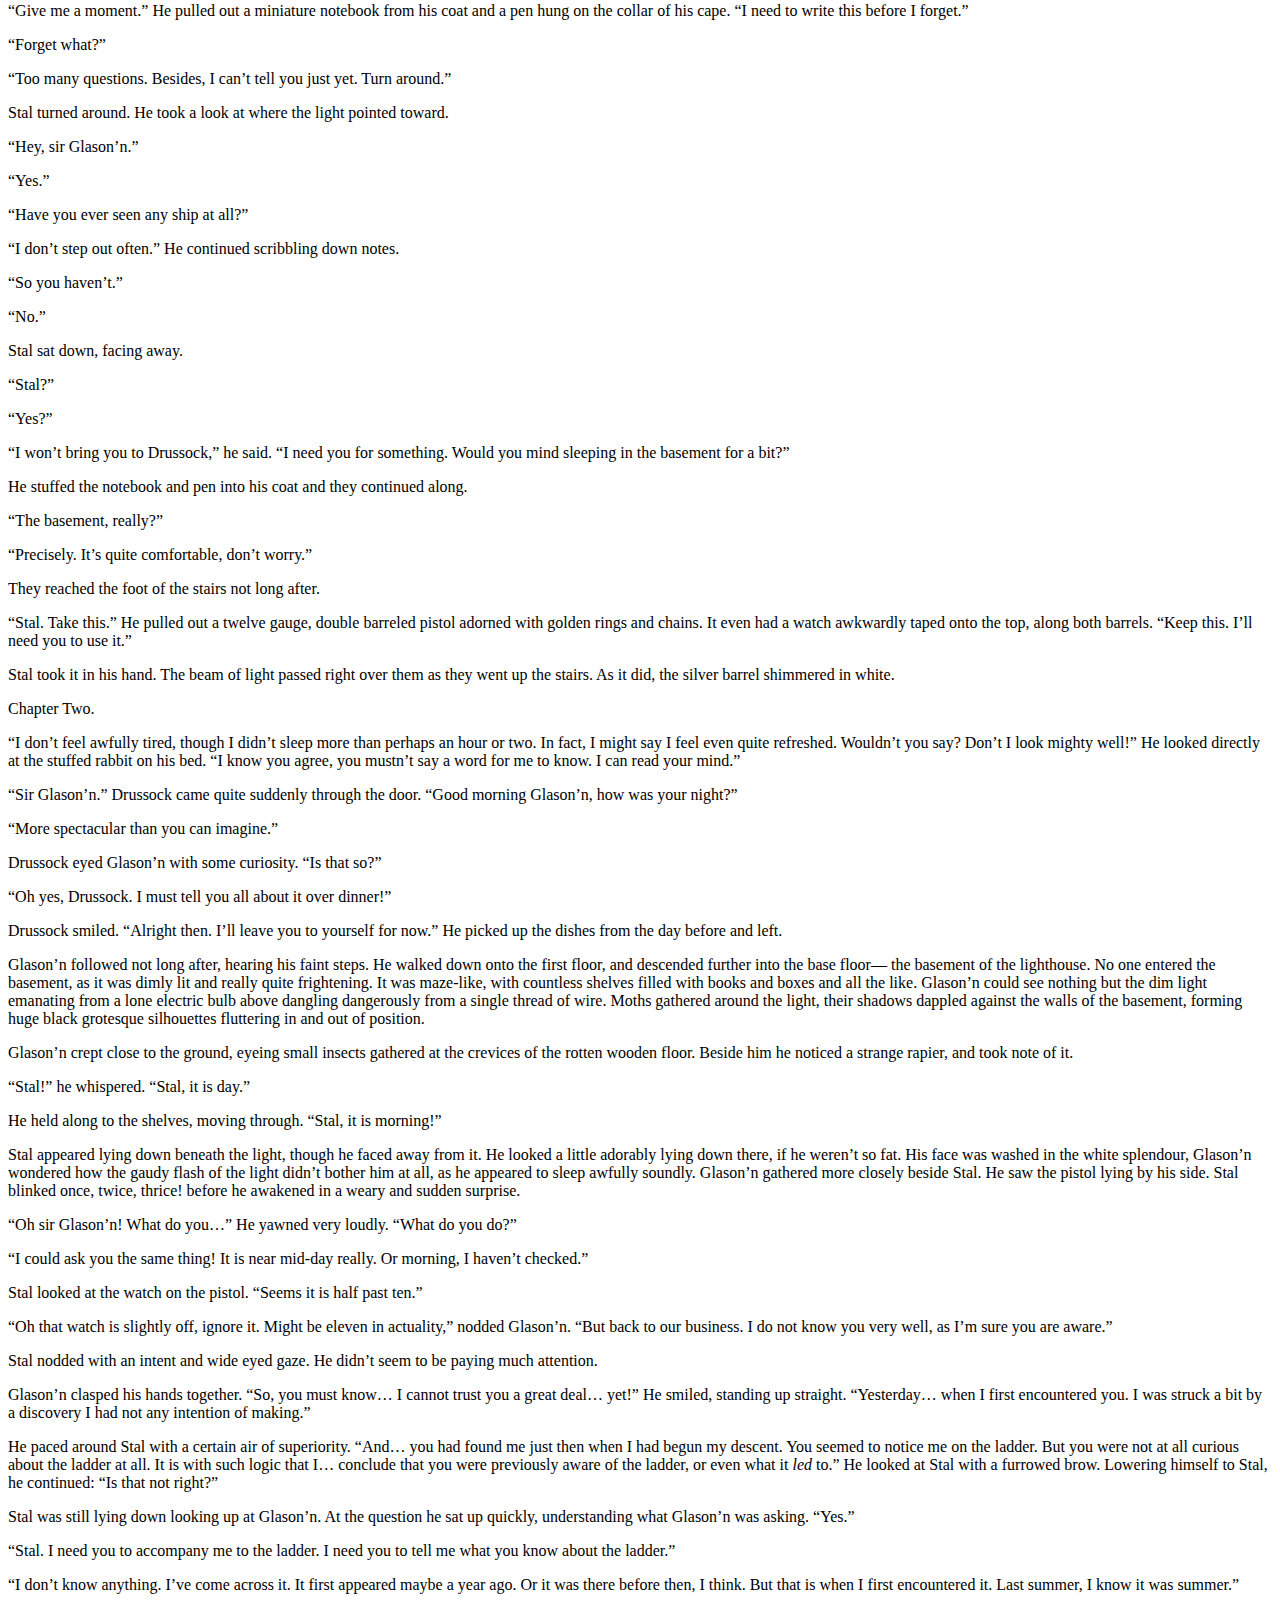
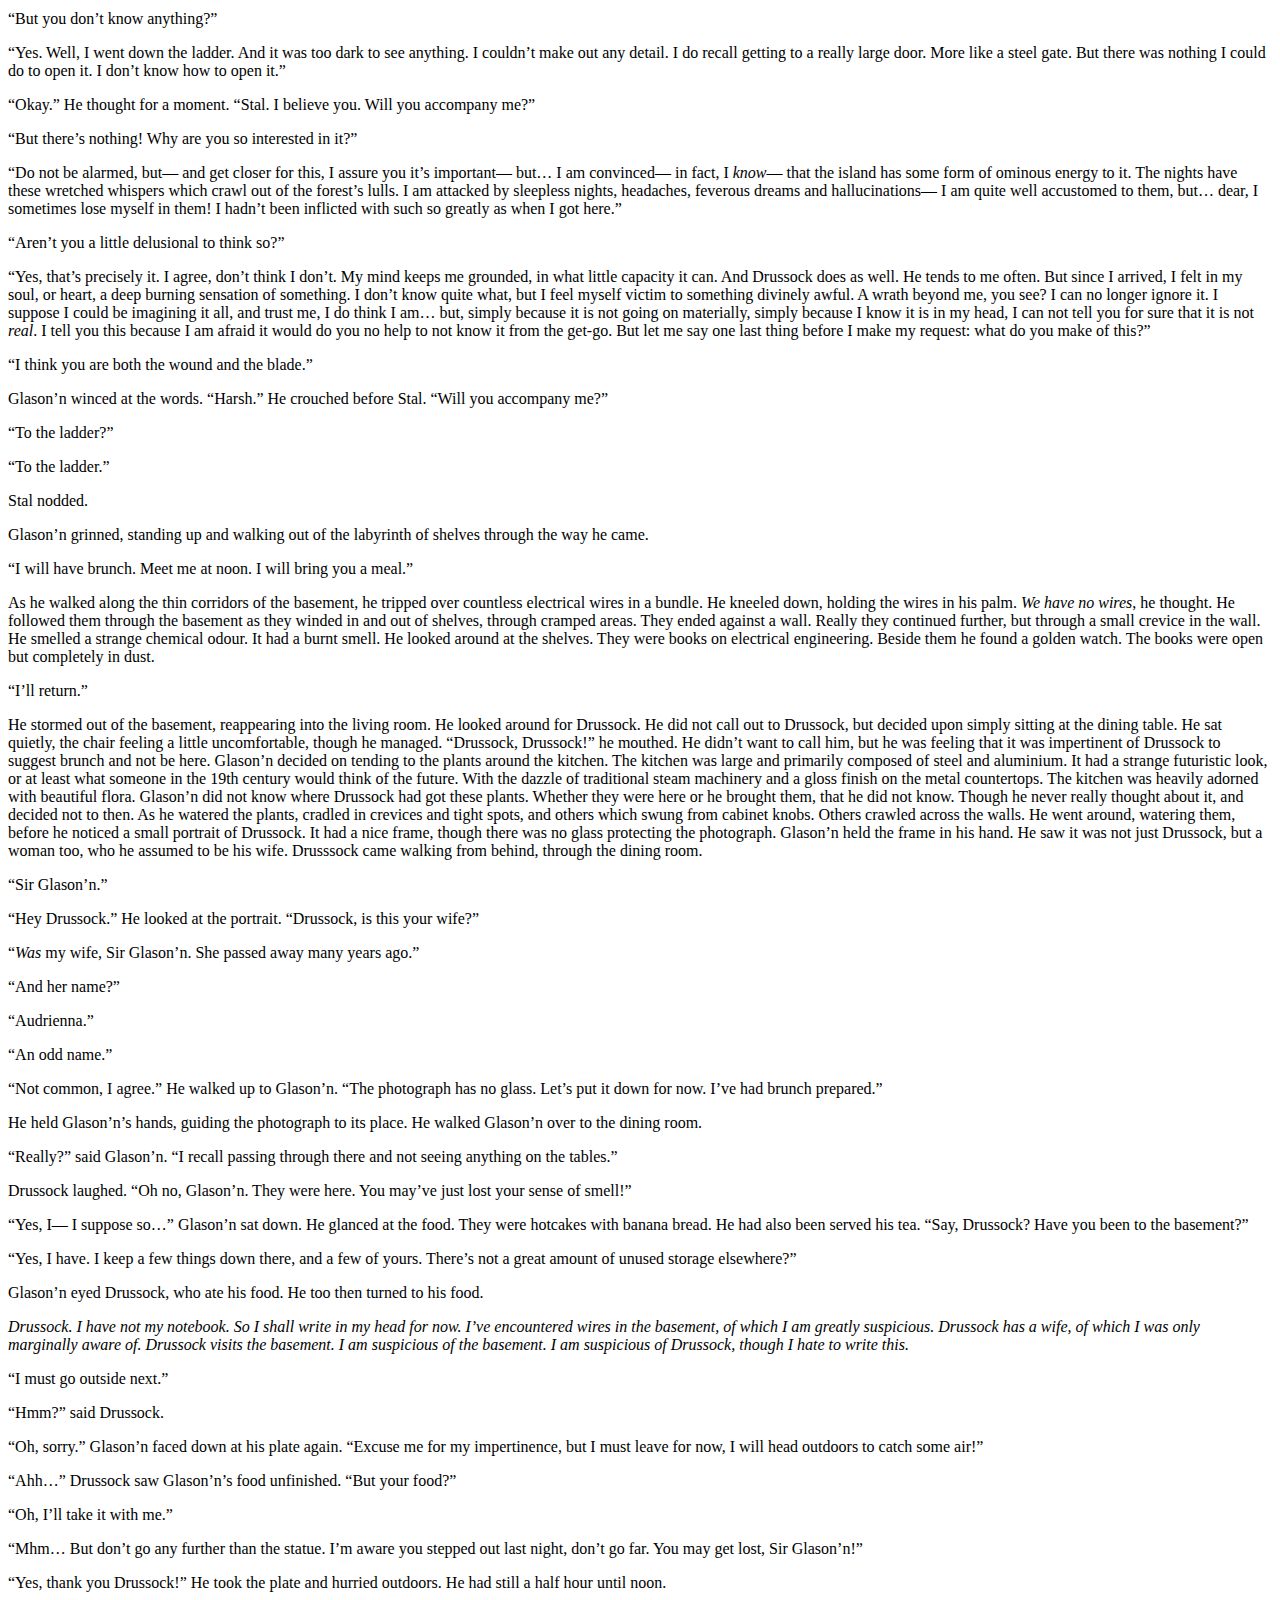
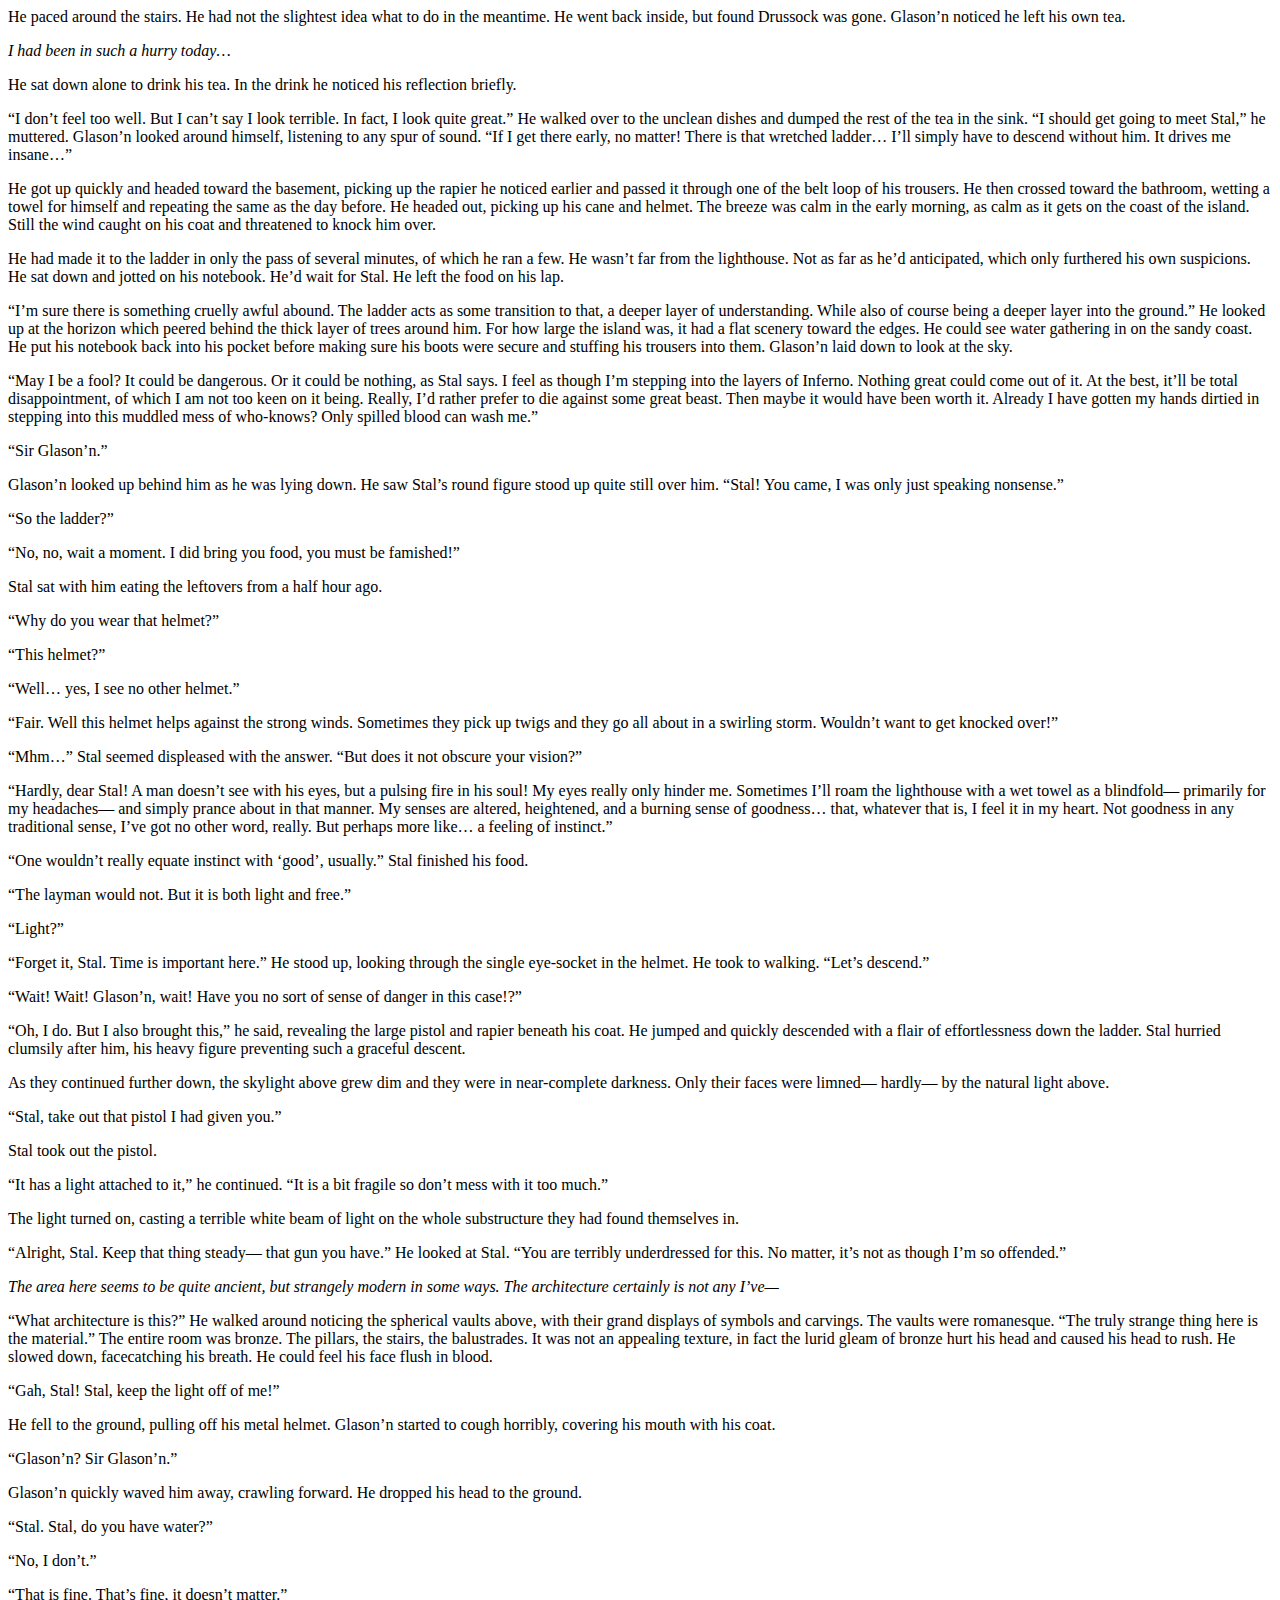
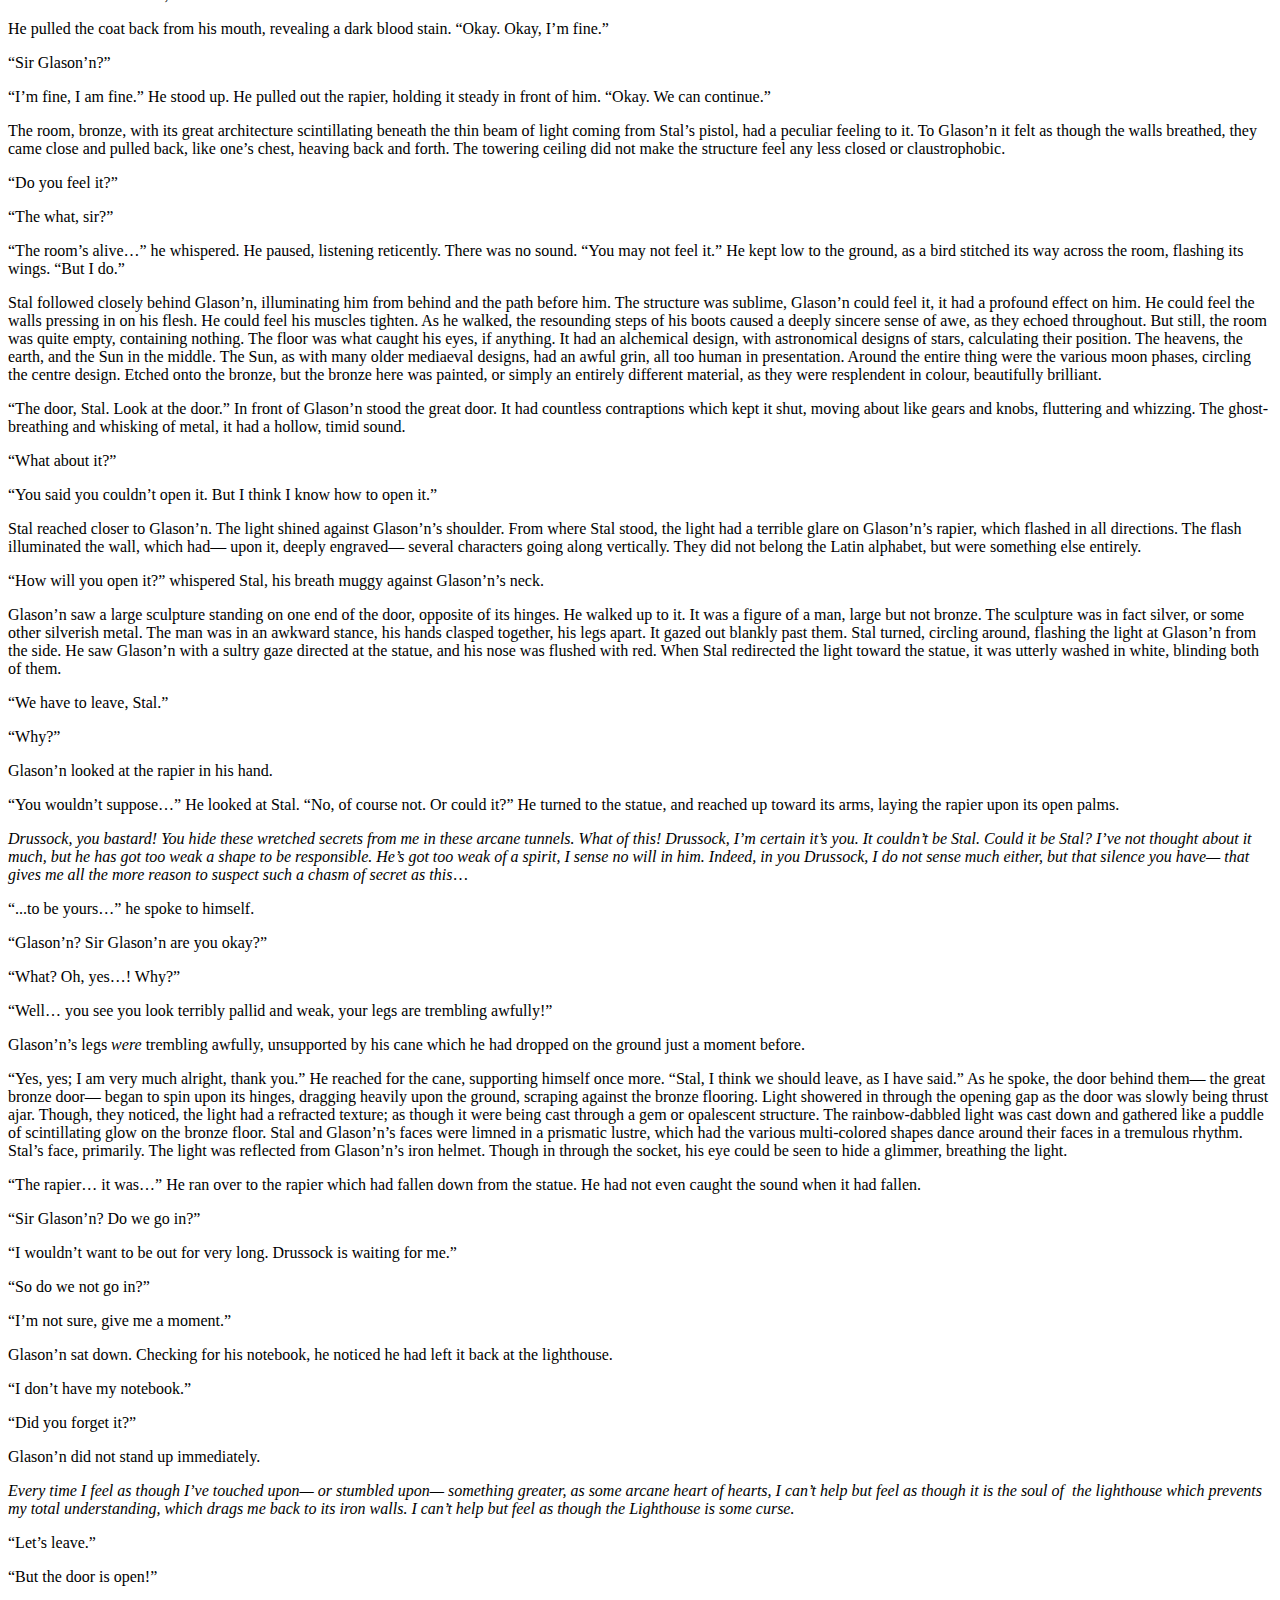
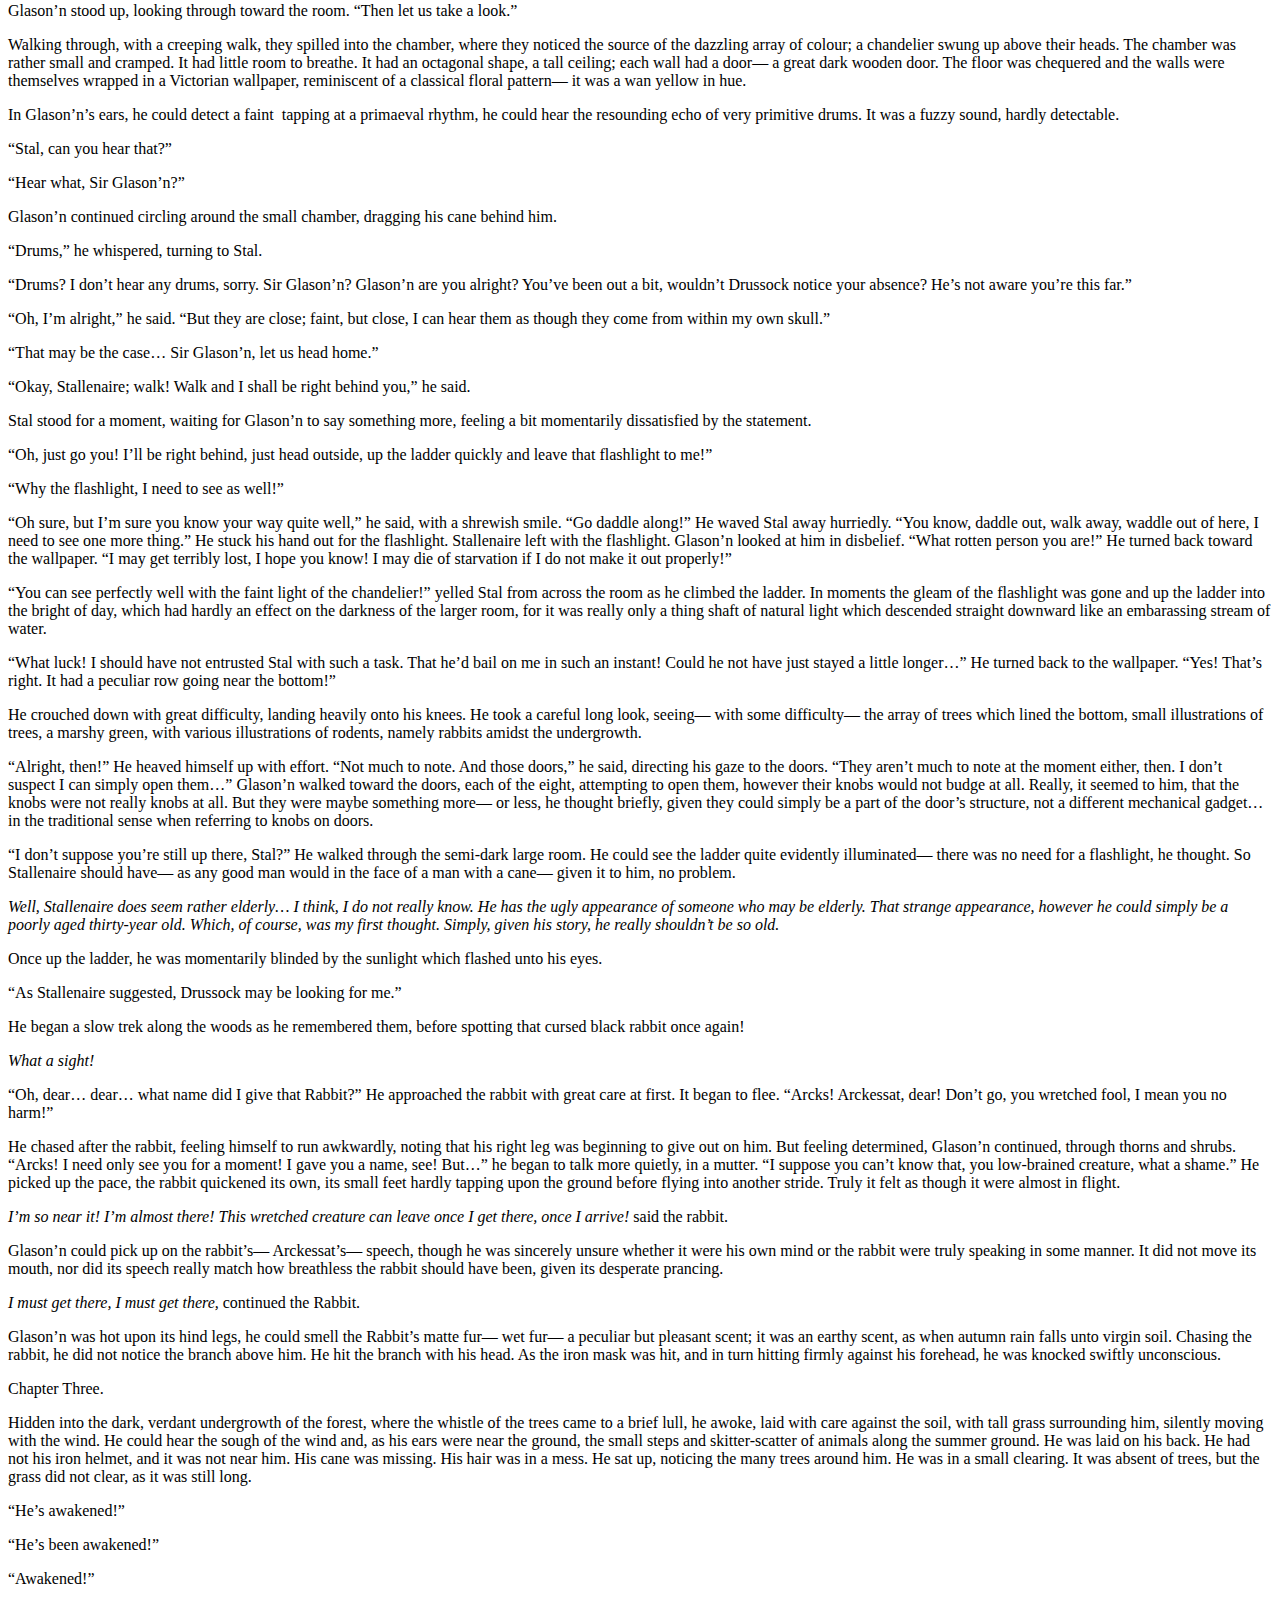
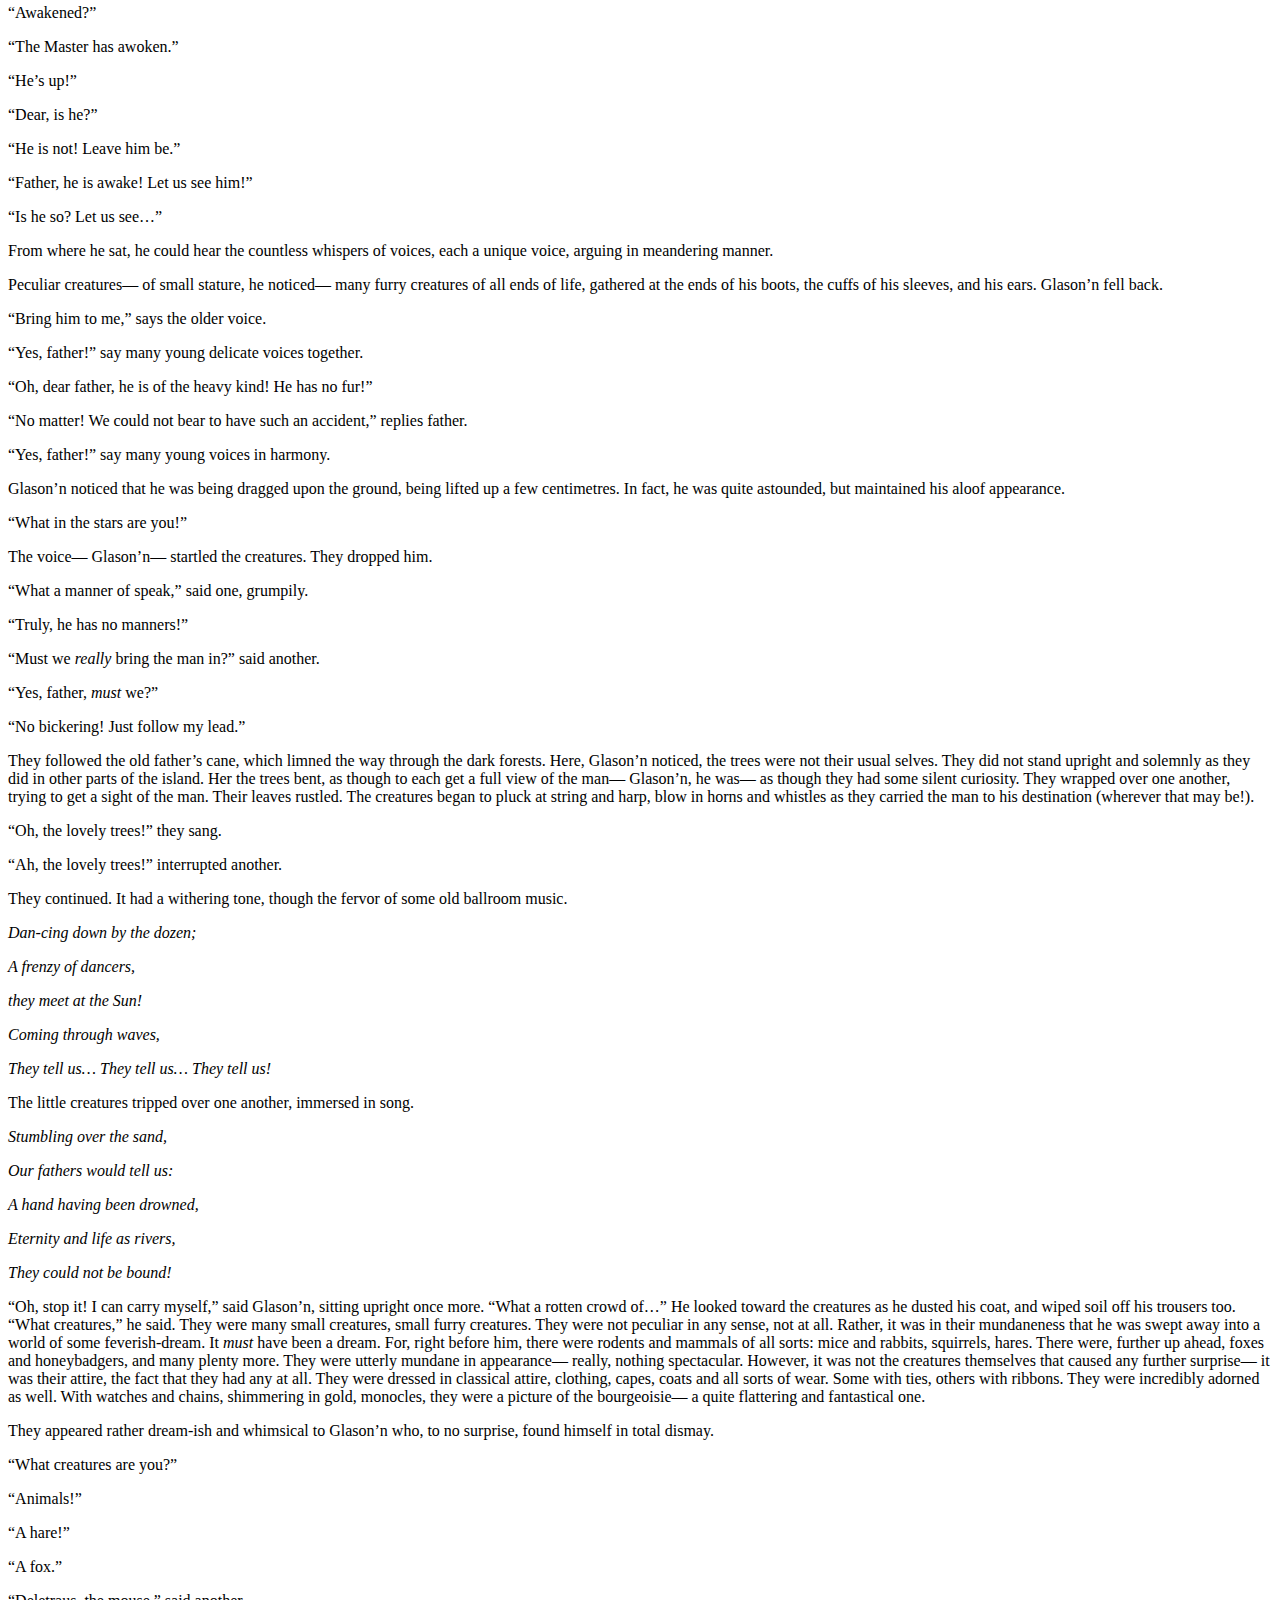
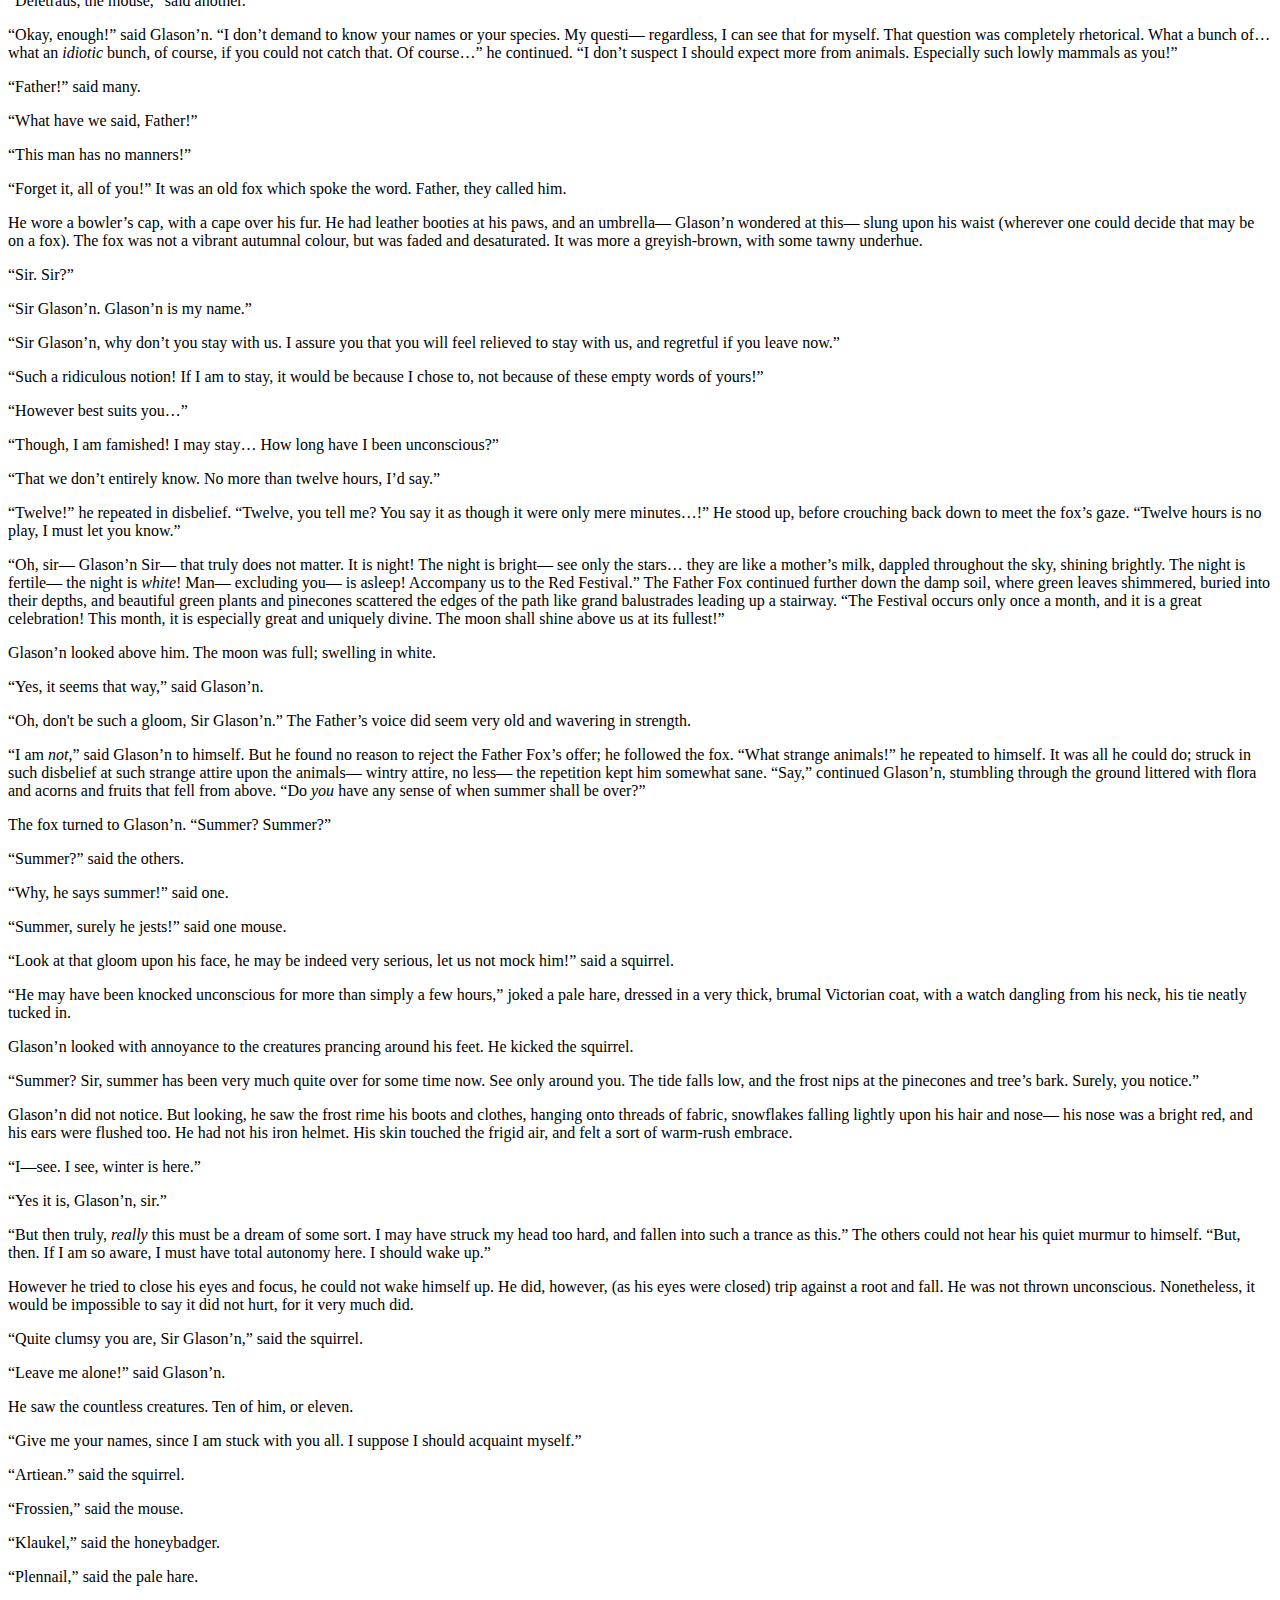
<file: GlasonnAndtheSteelLighthouse1.html>
<html><head><meta content="text/html; charset=UTF-8" http-equiv="content-type">

<!--<style type="text/css">@import url(https://themes.googleusercontent.com/fonts/css?kit=n-WUWS8jmQqYQtQ2emmZBw);ol{margin:0;padding:0}table td,table th{padding:0}.c1{padding-top:0pt;text-indent:36pt;padding-bottom:0pt;line-height:1.15;orphans:2;widows:2;text-align:left;height:11pt}.c0{color:#000000;font-weight:400;text-decoration:none;vertical-align:baseline;font-size:12pt;font-family:"Garamond";font-style:normal}.c4{padding-top:0pt;text-indent:18pt;padding-bottom:0pt;line-height:1.15;orphans:2;widows:2;text-align:left}.c2{padding-top:0pt;text-indent:36pt;padding-bottom:0pt;line-height:1.15;orphans:2;widows:2;text-align:left}.c8{padding-top:0pt;padding-bottom:0pt;line-height:1.15;orphans:2;widows:2;text-align:left}.c3{font-size:12pt;font-family:"Garamond";font-style:italic;font-weight:400}.c9{background-color:#ffffff;max-width:347.5pt;padding:36pt 36pt 36pt 36pt}.c6{font-size:12pt;font-weight:400;font-family:"Garamond"}.c5{color:#000000;text-decoration:none;vertical-align:baseline}.c7{height:11pt}.title{padding-top:0pt;color:#000000;font-size:26pt;padding-bottom:3pt;font-family:"Arial";line-height:1.15;page-break-after:avoid;orphans:2;widows:2;text-align:left}.subtitle{padding-top:0pt;color:#666666;font-size:15pt;padding-bottom:16pt;font-family:"Arial";line-height:1.15;page-break-after:avoid;orphans:2;widows:2;text-align:left}li{color:#000000;font-size:11pt;font-family:"Arial"}p{margin:0;color:#000000;font-size:11pt;font-family:"Arial"}h1{padding-top:20pt;color:#000000;font-size:20pt;padding-bottom:6pt;font-family:"Arial";line-height:1.15;page-break-after:avoid;orphans:2;widows:2;text-align:left}h2{padding-top:18pt;color:#000000;font-size:16pt;padding-bottom:6pt;font-family:"Arial";line-height:1.15;page-break-after:avoid;orphans:2;widows:2;text-align:left}h3{padding-top:16pt;color:#434343;font-size:14pt;padding-bottom:4pt;font-family:"Arial";line-height:1.15;page-break-after:avoid;orphans:2;widows:2;text-align:left}h4{padding-top:14pt;color:#666666;font-size:12pt;padding-bottom:4pt;font-family:"Arial";line-height:1.15;page-break-after:avoid;orphans:2;widows:2;text-align:left}h5{padding-top:12pt;color:#666666;font-size:11pt;padding-bottom:4pt;font-family:"Arial";line-height:1.15;page-break-after:avoid;orphans:2;widows:2;text-align:left}h6{padding-top:12pt;color:#666666;font-size:11pt;padding-bottom:4pt;font-family:"Arial";line-height:1.15;page-break-after:avoid;font-style:italic;orphans:2;widows:2;text-align:left}</style>
-->

<style type="text/css">
.c3 {
  font-style: italic;
}

.c {
  text-decoration: none;
  vertical-align: baseline;
  font-style: normal;
}

.c4 {
  padding-top: 0pt;
  text-indent: 16pt;
  text-align: justify;

</style>

</head><body class="c9 doc-content"><p class="c4 c7"><span class="c0"></span></p><p class="c4 c7"><span class="c0"></span></p><p class="c4 c7"><span class="c0"></span></p><p class="c4 c7"><span class="c0"></span></p><p class="c4 c7"><span class="c0"></span></p><p class="c4 c7"><span class="c0"></span></p><p class="c4 c7"><span class="c0"></span></p><p class="c8 c7"><span class="c0"></span></p><p class="c8 c7"><span class="c0"></span></p><p class="c8 c7"><span class="c0"></span></p><p class="c8 c7"><span class="c0"></span></p><p class="c8 c7"><span class="c0"></span></p><p class="c8 c7"><span class="c0"></span></p><p class="c8 c7"><span class="c0"></span></p><p class="c8 c7"><span class="c0"></span></p><p class="c7 c8"><span class="c0"></span></p><p class="c8 c7"><span class="c0"></span></p><p class="c8 c7"><span class="c0"></span></p><p class="c8 c7"><span class="c0"></span></p><p class="c8 c7"><span class="c0"></span></p><p class="c8 c7"><span class="c0"></span></p><p class="c8 c7"><span class="c0"></span></p><p class="c8 c7"><span class="c0"></span></p><p class="c8 c7"><span class="c0"></span></p><p class="c8 c7"><span class="c0"></span></p><p class="c8 c7"><span class="c0"></span></p><p class="c8 c7"><span class="c0"></span></p><p class="c2"><span class="c0">Chapter One.</span></p><p class="c1"><span class="c0"></span></p><p class="c2"><span class="c0">&ldquo;How much longer will the summer be?&rdquo;</span></p><p class="c2"><span class="c0">&ldquo;Uhm..&rdquo; he laid out the tablecloth below his legs, placing the delicate china and tea. &ldquo;I believe soon. Within the coming weeks, if I am to recall correctly.&rdquo;</span></p><p class="c2"><span class="c0">&ldquo;Do we not have some&hellip;&rdquo; Drinking the tea, he searched around the room. It was made of a thick steel&mdash; the walls. Large windows were scattered around, though the night was black against the sky, with only the dotted milky array of stars forming any light against it. &ldquo;Some, oh you know, some calendar&mdash; it slipped my mind. Do we have one?&rdquo;</span></p><p class="c2"><span class="c0">&ldquo;Sir, no we do not.&rdquo; He paced around the room, carrying a napkin on his forearm. His long boots tapped against the wooden floor as he walked toward the door. Opening the great steel door, held closed by a mechanical contraption, he departed, before popping in briefly: &ldquo;You had torn them all.&rdquo; He left.</span></p><p class="c2"><span class="c0">He had torn them all, yes. He remembered. Though not why. Stuck in the labyrinth of steel, in an entirely remote area, he was on a rather small and aloof island, surrounded only by the strong ocean. He sat in silence, with the silent sough of the sea filling his ears, though muffled by the steel walls.</span></p><p class="c2"><span class="c0">&ldquo;How much longer will the summer be?&rdquo; he asked himself. &ldquo;How much longer will the summer be?&rdquo; He pulled at his collared shirt as he began to sweat. The room which he sat in, legs up on the table, was garishly lit with a bright white lamp hung from the ceiling, made to be reminiscent of a traditional chandelier, though it had more the silhouette of a jungle of industrial pipes, from which spherical electrical bulbs dangled, swinging lightly. He put his cup down, standing up. Walking around, in boots and all, he pulled off his tie placing it down on the large velvet couch near him. His face flushed and his ears burned red as he walked around, large wooden closets dug into the walls, he walked around, circling the table, looking out through the windows as he held his head in place, the room swirling quickly about him in a glowing blur of light. He dug at his eyes, he held his hair, covering his ears before falling against the window.</span></p><p class="c2"><span class="c0">&ldquo;Drussock! Drussock, I&rsquo;ve fallen! I&rsquo;ve fallen ill! God, this heat! Drussock, please!&rdquo; Glason&rsquo;n held onto the window sill, frigid, heaving himself upward and opening the window. Heavy, large brumal winds cascaded through the opening, pushing him back with strong force. His hair was being swept along the motion of the wind, his nose and ears were mottled in red as the cold scraped at his face.</span></p><p class="c2"><span class="c0">Drussock came through the door, hastily making his way toward Glason&rsquo;n who was near fallen over, but sat on his knees.</span></p><p class="c2"><span class="c0">&ldquo;Sir Glason&rsquo;n! Sir, what happened? What happened, Sir?&rdquo; He held Glason&rsquo;n and laid him onto the ground. &ldquo;Oh, stay here for a moment, do not move!&rdquo;</span></p><p class="c2"><span class="c0">He went out and came back with a towel, drenched in cold water, and placed it on Glason&rsquo;n&rsquo;s brow. &ldquo;Now,&rdquo; he said with a whisper, &ldquo;what did you do?&rdquo;</span></p><p class="c2"><span class="c6">&ldquo;I tell you, Drussock! This heat, it is this </span><span class="c3">heat!</span><span class="c0">&nbsp;I don&rsquo;t know what it is, but I am burning! I feel so sick.&rdquo; He took a deep breath and his gaze was lost in the steel beams running across the ceiling. &ldquo;I think I must take a step outside.&rdquo;</span></p><p class="c2"><span class="c0">&ldquo;Sir, please do not. The tide is incredibly strong at night, and it&rsquo;s much too incredibly dark as well. We&rsquo;ve not even charted a fraction of the island. You&rsquo;ve no idea how dangerous it is. And, though hot in here, it is freezing out there, as the winds are bitterly cold, I tell you.&rdquo;</span></p><p class="c2"><span class="c0">&ldquo;Drussock, don&rsquo;t stop me. And regardless, the island is quite small, isn&rsquo;t it? I&rsquo;ll have no problem, I promise. I may seem to be in no shape, but if you make any attempts to stop me, I will have to simply fight you to get outside.&rdquo;</span></p><p class="c2"><span class="c0">Drussock sighed, looking closely at Glason&rsquo;n. Glason&rsquo;n didn&rsquo;t look back, but seemed lost in thought. Drussock laughed as he stood up. &ldquo;Do as you will, sir. I&rsquo;ve no desire to stop you.&rdquo; Glason&rsquo;n smiled as Drussock left the room. He had forgotten to close the window. The chandelier swung more violently through the night.</span></p><p class="c2"><span class="c0">Glason&rsquo;n did not step out immediately. He fell asleep. </span></p><p class="c1"><span class="c0"></span></p><p class="c2"><span class="c0">A few hours had passed before he was awake again. The room was still bright; the window was still open, too. He was laid against the wooden floor, near the large mosaic rug. He sat up and tucked his woollen trousers into his polished leather boots. Standing up, he reached toward the closet nearest him. He pulled a matching overcoat and tightened a belt over the waist&rsquo;s straps. He looked out through the window, before closing it. On his way out he grabbed his Inverness cape from a large black aluminium stand against the wall near the door, along with his cane which was a dark navy colour. Walking down the hallway, he noticed the relative cool air which brushed through the tight corridor. The walls were steel as well, with the floor being a carpeted floor with abstract post-modern cubist art. It was a striking beige against the grey walls. He made his way down the spiral stairway, from which many corridors extended at the various floors. Descending the long flight of stairs left him lethargic and he began to notice his feeling resembling that of a feverous dream. His steps felt a little too light to be his and his cane dragged behind his steps. Reaching the bottom he searched for a bathroom, desperately. He was in the large living room near the entrance. Large pillars towered and romanesque architecture made the room seem like a dreadfully tasteless chamber. He scampered along the lurid carpeted floor and velveted furniture over through to the bathroom on the far end. Taking his towel in hand, he ran it under the cold water, soaking it entirely, before placing it on his forehead, underneath his hair. He held his chin slightly pointed upward as he searched the drawers and cabinets for some gauze dressings to keep it in place. As he did so, he began to listen to the surrounding, as the main chamber grew alive in whispers of music. He stayed silent, crouched against the cabinets, listening closely, as he heard orchestra through the walls, only in the very distance, though it had a strong presence, as it seemed to emanate from the walls themselves and not some singular source, not some radio or other device. Slowing down, he reached into one of the lower cabinets, keeping his gaze out toward the entrance to the restroom, as his fingers grazed upon what he perceived to be bandages. He pulled them close and applied them to the towel&mdash; wrapped haphazardly across his head and covering his right eye&mdash; to keep it in place. He looked in the mirror in front of him and patted his hair down against his ears and listened intently.</span></p><p class="c2"><span class="c3 c5">What is that sound? Surely it can&rsquo;t be Drussock! It is late&hellip;</span></p><p class="c2"><span class="c0">He sauntered along the marble floors, carefully stepping so as not to make great noise with his boots. </span></p><p class="c2"><span class="c3">Drussock! Drussock! What is with this whisper I hear?</span></p><p class="c2"><span class="c0">Cold streams of water seeped from the towel, running down his cheeks and nose. </span></p><p class="c2"><span class="c0">&ldquo;Drussock!&rdquo; he whispered. &ldquo;Are you playing any music?&rdquo; He called out from within the bathroom, with only a slight crack of light slipping through the bathroom door which was left fractionally ajar. &ldquo;Druss&hellip;&rdquo; Meandering aimlessly in a sort of relaxed motion, he circled the various furniture and quarters of the main chamber, following the sound which appeared to have no source, whispering back at him in the same volume from each end of the room. </span></p><p class="c2"><span class="c3">What could this be? But if not my imagination, then it must&hellip; it must be my imagination? </span></p><p class="c2"><span class="c0">He decided to continue with his objective of stepping outside and directed his gaze toward the daunting wooden door, shut with golden locks and chains. Walking on the heels of his boots to prevent any loud noises, he reached the door. At the entrance, where the carpeted floor ended and switched to a dark wood, he saw his large steel helmet. Shaped in a peculiar blend of steel and aluminium, it was a roughly moulded spherical shape, rusted on its sides and with one large circular opening for the left eye, where the right eye was welded shut. It was an old prisoner&rsquo;s iron mask, used for those condemned to life sentences. As such, made for humiliative purposes, the helmet was adorned with a wooden crown of thorns, fastened into place by welded rings of iron which held the wood in place. Though for him, he made great use of it many times. He found it long ago, when he first arrived here, in the lower basement chamber of the lighthouse. The entire room had naught but the lonely helmet. He used it for the strong, biting winter winds, though it really was not winter, he thought. It was summer. Midsummer, maybe. But this close to the sea it seemed the seasons truly did not matter when it came to the night. He wore the helmet and stepped outside. It was completely dark as he spitter-spattered down the steps in a sort of tap dance rhythm, though of course he wasn&rsquo;t dancing, but was really tapping at the rhythm of his hesitancy, lilting up and down the flight of stairs. If not for his timid sound&mdash; awfully resounding as the steps were steel&mdash; the surrounding forest of trees had near fallen to a total lull, with only the occasional bird chirping here and there. The flight of stairs was a singular set, though on the second landing it split into two, going in opposite diagonal directions, with a large bronze statue of a man, aloof and inquisitive toward the ground, sat against nothing. Glason&rsquo;n hurried past the statue, paying it no mind but a glance, enough to see that the bronze was quite new, really. It was not weathered in the slightest, which left him with a similarly inquisitive gesture upon his face as he descended. His cane banged against the steps and his cape caught the wind. He was a rattle of trinkets and other curios, military medals and golden discs, silver flags and arrows, chains and locks, all attached to his coat and cape in helpless hazardous ways. Reaching the foot of the stairs he stopped suddenly. The music was much quieter now, too; though&mdash; suspiciously&mdash; he still heard it.</span></p><p class="c2"><span class="c0">It is quite cold, he thought. The wind was very cold and very strong, and though the moonlight was obscured by thick clouds, his iron helmet glinted shyly. He trodded onward through the thicket, passing against brambles and rabbits which hid within them. He could hear the silent scurry of rustling leaves and bouncing steps as small animals fled from his steps. </span></p><p class="c2"><span class="c0">&ldquo;I wonder how large the island is?&rdquo; he whispered to himself. &ldquo;Drussock had told me there had been no maps of the place when we arrived. Still, I find that&hellip;&rdquo; He glanced back at the steel lighthouse structure. It had a funny silhouette, nothing like that of an old lighthouse. It was far too strange, with hallways jutting out, floating parts which one could only wonder for eternity how they were held up without any support. It&rsquo;s silhouette was more like that of a very large gnarled tree. A tree made of thick steel pipes, circular or rectangular. It ran with steam&mdash; that is, a boiler deep within the lower chambers of the lighthouse; below the ground. It powered the entire building. From the back, near the left of the building, smoke could be seen billowing from a chimney which ran along its side walls. He could see his room toward the top, radiantly apparent, with an enamel glow from the window now closed. &ldquo;Still, I find that to be a little odd, if not ridiculous. Truly, Drussock may have not looked.&rdquo; </span></p><p class="c2"><span class="c6">He darted around as he heard crackling around him. &ldquo;Though&hellip;&rdquo; he continued, cautiously afraid, &ldquo;it couldn&rsquo;t be that he is </span><span class="c3">hiding</span><span class="c0">&nbsp;it from me, could it? Drussock could never do such a thing&hellip;&rdquo;</span></p><p class="c2"><span class="c0">He saw a black rabbit hurry quickly. It was endearing, but he was quickly taken aback by the boldness of the rabbit to pass under his legs.</span></p><p class="c2"><span class="c0">&ldquo;Gah!&rdquo; he yelled, trying to kick the rabbit away. &ldquo;What are you doing?&rdquo; The rabbit stopped abruptly, behind him. &ldquo;You stupid rabbit&hellip; I don&rsquo;t suppose you&rsquo;d know your way through the island.&rdquo;</span></p><p class="c2"><span class="c6">The rabbit was briefly stationed as though he was listening intently. Sort of like a little furry soldier of sorts, trained in an army, he thought. He smiled, </span><span class="c3">what an imagination!</span><span class="c0">&nbsp;He bent over quite straight, his head just over the rabbit. The thing, the rabbit, looked back quite cutely with its large varnished green eyes. </span></p><p class="c2"><span class="c3">Follow me</span><span class="c6">, it said. It didn&rsquo;t really. But Glason&rsquo;n pretended it did. </span><span class="c3">I know a place, one which you have sought for a very long time</span><span class="c0">.</span></p><p class="c2"><span class="c0">&ldquo;Oh really,&rdquo; he said in sarcastic disbelief. &ldquo;I&rsquo;ve no reason to believe you, rabbit.&rdquo;</span></p><p class="c2"><span class="c3">Then don&rsquo;t believe me. Follow me</span><span class="c0">.</span></p><p class="c2"><span class="c6">&ldquo;Clever. I shall follow you.&rdquo; He chased after the rabbit, to which the rabbit responded by fleeing very quickly. Glason&rsquo;n did keep up a speed for a fair length of the way. &ldquo;Truly, I know not where you take me! But I know you tell the truth, rabbit!&rdquo; </span><span class="c3">Even though you may not really be talking</span><span class="c0">, he muttered to himself. &ldquo;Time for a name! Like any new animal, a man must give you a name.&rdquo; Sprinting at his maximum speed, he began to feel incredibly lethargic, his heart raced and he was gasping for air. &ldquo;A name&hellip;&rdquo; he continued. &ldquo;Oh,&rdquo; he brushed against the thorny undergrowth and began to descend further into what seemed like the more dark and sinister parts of the island. &ldquo;Oh dear,&rdquo; he took his arm, which was cut through the fabric of the cape and coat. &ldquo;Okay, okay. The name&hellip; the name&hellip; I think your name shall be&mdash;!&rdquo;</span></p><p class="c2"><span class="c0">Tripping against a thick growth of large tree roots he plummeted toward the ground with a heavy thud, his head dashed against more tree roots with a large metallic bang as it hit his iron helmet. Not terribly athletic, he had no stamina to continue further, or any willpower to get up. He rolled across onto his back and, looking up toward where the rabbit ran, he saw through the eye opening a faint blur of black and&mdash; gone. The rabbit was gone.</span></p><p class="c2"><span class="c0">He breathed heavily, shallow breaths before he recovered briefly, sitting up. He still held his right arm with his left. He uncovered the torn fabric revealing an ugly gash and very dark blood glistening on his hand. It seemed to have no colour, and appeared to be utterly monochrome. &ldquo;The name,&rdquo; he said between breaths. &ldquo;Maybe Arckessat.&rdquo; He fell back and leaves fluttered up beside him. Fireflies twirled in dancing motion over his face. It looked a little surreal from within his metal mask. He heard only his mostly muffled breaths before he retained some hearing again. &ldquo;Drussock&hellip; oh, Drussock, you were right. I should have just stayed home.&rdquo;</span></p><p class="c2"><span class="c0">He regained his posture and dusted himself off. In front of him, not far off where the rabbit had disappeared he noticed a small sparkling glint of metal underneath the moonlit sky. It was enshrouded in dark verdant shrubbery and poisonous ivy and vines.</span></p><p class="c2"><span class="c0">&ldquo;Alright, then,&rdquo; he said. He was wearing gloves, however they were thin leather gloves. He was hesitant to touch the plants, but decided that it shouldn&rsquo;t really matter. The metal appeared to be attached to an even larger structure. A very much larger structure, and his hand appeared to be grabbing some sort of hatch, some handle of sorts. He placed both hands firmly on the cold handle and pulled, the heels of his boots firmly dug into the soil. &ldquo;Ope&mdash;.&rdquo;</span></p><p class="c2"><span class="c0">The handle pulled loose and came off clean and the hatch opened up, revealing a wooden ladder which led downwards. He peered over, throwing the handle aside, and saw nothing but a dark void with not a twinkle of a moth or lonely insect. He looked to his surroundings to be sure he was alone before stepping onto the ladder. </span></p><p class="c2"><span class="c0">&ldquo;Hey!&rdquo;</span></p><p class="c2"><span class="c0">He was still above the ground, but descended further until he heard that peculiar voice.</span></p><p class="c2"><span class="c0">&ldquo;You! You there, with the strange helmet on!&rdquo; it called.</span></p><p class="c2"><span class="c0">&ldquo;Who&hellip; what. Uhm. Who&rsquo;s there?&rdquo; Glason&rsquo;n called. &ldquo;You sound strange and, frankly&hellip; oh, I don&rsquo;t intend to be rude&mdash; but you sound fat!&rdquo;</span></p><p class="c2"><span class="c0">&ldquo;What?&rdquo;</span></p><p class="c2"><span class="c0">&ldquo;Yes, I&rsquo;m sorry!&rdquo;</span></p><p class="c2"><span class="c0">&ldquo;No bother, but what are you doing?&rdquo;</span></p><p class="c2"><span class="c0">&ldquo;Oh me! I was only&hellip;&rdquo; he climbed out, up the ladder. &ldquo;I was only, you see&mdash; leaving!&rdquo; He started in a quick heavy dash, but really he could not see a thing. He wondered briefly about the fat man, and whether he was a bit too blunt about the whole thing before he tripped on the same tree root and slammed his head against the ground.</span></p><p class="c2"><span class="c0">&ldquo;Was that you?&rdquo;</span></p><p class="c2"><span class="c0">Glason&rsquo;n lay unconscious on the ground for a few seconds before blinking back into a slightly awaken state. He rolled onto his back to see a stout, round (fat, as Glason&rsquo;n suggested) man. Hardly a man, too, more of a dwarf, a goblin-like thing. Awfully hairy and with really chubby hands. His feet appeared to be bursting out his well-polished shoes and his stomach at the seams of his clearly humble dress, which consisted of a white sailor&rsquo;s shirt and some navy shorts.</span></p><p class="c2"><span class="c0">&ldquo;Oh, man. Or&hellip; sorry for&hellip; thing?&rdquo; he paused, blinking blankly at the man. &ldquo;What do you want?&rdquo;</span></p><p class="c2"><span class="c6">&ldquo;Nothing. What do </span><span class="c3">you </span><span class="c6">want, you came running through this here path wildly! What are </span><span class="c3">you</span><span class="c0">&nbsp;doing?&rdquo;</span></p><p class="c2"><span class="c6">&ldquo;Hmm&hellip; that is a good question.&rdquo; He turned to his side. &ldquo;What </span><span class="c3">is </span><span class="c0">this thing? Really it is quite ugly, I should tell Drussock to watch for it. Or, better yet, we can hunt this thing down and hang it up in the lighthouse as a sort of prize. It will be delightful, I think Druss&mdash;&rdquo;</span></p><p class="c2"><span class="c0">&ldquo;What?&rdquo;</span></p><p class="c2"><span class="c0">He turned to face the man. &ldquo;What?&rdquo;</span></p><p class="c2"><span class="c0">&ldquo;What do you mean &lsquo;what&rsquo;! That thing&hellip; whatever you were muttering to yourself just then, what did you say?&rdquo;</span></p><p class="c2"><span class="c0">&ldquo;Nothing.&rdquo;</span></p><p class="c2"><span class="c0">&ldquo;Liar!&rdquo; He threw himself at Glason&rsquo;n and began to strangle him. </span></p><p class="c2"><span class="c0">Glason&rsquo;n struggled greatly. He wasn&rsquo;t particularly athletic, clearly. But given the size difference he was able to turn things around and have the goblin beneath him. They both breathed quickly as they faced each other. </span></p><p class="c2"><span class="c0">&ldquo;What do you think you&rsquo;re doing?&rdquo;</span></p><p class="c2"><span class="c0">&ldquo;Well, you were gonna kill me. That weird mutter you did to yourself, you talked to yourself as if I wasn&rsquo;t right in front of you!&rdquo;</span></p><p class="c2"><span class="c0">&ldquo;Yes, that&rsquo;s right. I do get a bit lonely, I suppose.&rdquo;</span></p><p class="c2"><span class="c0">&ldquo;Whatever! Let me go!&rdquo;</span></p><p class="c2"><span class="c0">&ldquo;No!&rdquo;</span></p><p class="c2"><span class="c0">&ldquo;Why not!&rdquo;</span></p><p class="c2"><span class="c0">&ldquo;You tried to choke me!&rdquo;</span></p><p class="c2"><span class="c0">&ldquo;Well, can we stop this here. I don&rsquo;t want to die, I really don&rsquo;t.&rdquo; He began to tear up and cry. &ldquo;Please! Please sir&hellip;&rdquo; He opened one eye.</span></p><p class="c2"><span class="c0">&ldquo;Glason&rsquo;n.&rdquo;</span></p><p class="c2"><span class="c0">&ldquo;Sir Glason&rsquo;n, have mercy!&rdquo; He continued crying.</span></p><p class="c2"><span class="c0">&ldquo;Okay. But&hellip; answer me this,&rdquo; said Glason&rsquo;n, turning to his side. </span></p><p class="c2"><span class="c3 c5">I wonder where this thing is from. It seems to be a native species.</span></p><p class="c2"><span class="c0">&ldquo;Okay,&rdquo; he continued. &ldquo;What are you? How long have you been here, what do you know of this island?&rdquo;</span></p><p class="c2"><span class="c0">&ldquo;A fair bit of questions. I&rsquo;m Stalenaire, an abandoned sailor. I&rsquo;ve been here about&hellip;&rdquo; he struggled again, trying to choke Glason&rsquo;n. Glason&rsquo;n maintained the upper hand in the whole ordeal again.</span></p><p class="c2"><span class="c0">&ldquo;Stop it! You won&rsquo;t win, you mongrel!&rdquo;</span></p><p class="c2"><span class="c0">&ldquo;Mongrel? What are you saying, what do you think I am? I&rsquo;m a human, don&rsquo;t be so rude! Just a little roughed up. I have been here for about a decade.&rdquo;</span></p><p class="c2"><span class="c0">&ldquo;A decade?&rdquo;</span></p><p class="c2"><span class="c0">&ldquo;Yes, sir.&rdquo;</span></p><p class="c2"><span class="c0">&ldquo;How old are you?&rdquo;</span></p><p class="c2"><span class="c0">&ldquo;Thirty six maybe, I&rsquo;m not very sure. Have you got a calendar?&rdquo;</span></p><p class="c2"><span class="c0">&ldquo;No. And what a strange question, almost taunting.&rdquo;</span></p><p class="c2"><span class="c6">&ldquo;I don&rsquo;t know what you mean. Still, as for your last question, I know the island quite well. Not </span><span class="c3">so</span><span class="c0">&nbsp;well, but a fair deal. It is very big, I tell you.&rdquo;</span></p><p class="c2"><span class="c0">&ldquo;Fine enough. Your answers are fine enough. Though your name is a bit unsavoury. May I call you something else?&rdquo;</span></p><p class="c2"><span class="c0">&ldquo;As?&rdquo;</span></p><p class="c2"><span class="c0">&ldquo;I don&rsquo;t know. Help me out here. Maybe&hellip; something like&hellip; Stal!&rdquo;</span></p><p class="c2"><span class="c0">&ldquo;Stal? Well, yeah I&mdash; that could work as a nickname.&rdquo;</span></p><p class="c2"><span class="c0">&ldquo;Well, I must take you back to Drussock, regardless. I&rsquo;m sure he&rsquo;d be interested in you.&rdquo; He stood up, releasing Stal.</span></p><p class="c2"><span class="c0">&ldquo;Drussock? The madman hunter you spoke of just a moment ago?&rdquo;</span></p><p class="c2"><span class="c0">&ldquo;Oh no, he&rsquo;s no hunter. Don&rsquo;t worry, Stal. He&rsquo;s my butler, I think.&rdquo;</span></p><p class="c2"><span class="c0">&ldquo;A butler?&rdquo; he replied, standing up. They walked forward, alongside each other.</span></p><p class="c2"><span class="c0">&ldquo;Yes. I was contracted, along with him, to work at the lighthouse over summer, fall, winter, until winter&rsquo;s end.&rdquo;</span></p><p class="c2"><span class="c0">&ldquo;We&rsquo;re only in summer.&rdquo;</span></p><p class="c2"><span class="c0">&ldquo;Precisely, and I already dread the rest of the year.&rdquo; He turned to face Stal, who was considerably shorter than he was. &ldquo;You must know, I have a great trouble sleeping. Some insomnia, it is. Truly makes the days feel like a year, and minutes like days. And the few sleep I do get, those dreams blend all too much with reality. I have some trouble distinguishing between real and not.&rdquo; </span></p><p class="c2"><span class="c0">&ldquo;And that helmet?&rdquo;</span></p><p class="c2"><span class="c0">&ldquo;Just a helmet.&rdquo;</span></p><p class="c2"><span class="c0">&ldquo;I see. And this lighthouse?&rdquo;</span></p><p class="c2"><span class="c0">&ldquo;Up there,&rdquo; he said, pointing with a subtly limp finger. The ring over his gloved finger glinted in the moonlight. And behind the gloved hand lay the large dark silhouette of the lighthouse, which hardly looked as such. It loomed over the island; or at least their part of it. </span></p><p class="c2"><span class="c0">&ldquo;Doesn&rsquo;t look like a lighthouse at all.&rdquo;</span></p><p class="c2"><span class="c0">&ldquo;No, you&rsquo;re right.&rdquo; They walked carefully past the growth of trees and shrubs. Glason&rsquo;n wondered momentarily about the black rabbit. &ldquo;Not at all.&rdquo; He looked over to Stal, smiling. &ldquo;But who&rsquo;s to say what&rsquo;s a lighthouse and not. All it needs is that beaming light.&rdquo; They looked up at the lighthouse, and sure enough the large beaming shaft of light cast its radiant glow across the ocean, spinning slowly. Around the light&rsquo;s silhouette they could see small birds gathered around the white light, fluttering in and out. </span></p><p class="c2"><span class="c0">&ldquo;Hey Stal?&rdquo;</span></p><p class="c2"><span class="c0">&ldquo;Mhm.&rdquo;</span></p><p class="c2"><span class="c0">&ldquo;Nevermind.&rdquo;</span></p><p class="c2"><span class="c0">&ldquo;What?&rdquo;</span></p><p class="c2"><span class="c0">&ldquo;Nothing, it just slipped my mind.&rdquo; He thought about the ladder leading down. He was convinced there was something on the island. He decided he&rsquo;d head out to see it during the day. </span></p><p class="c2"><span class="c3">Drussock mustn&rsquo;t know about this. I wouldn&rsquo;t want to have him worry. I&rsquo;ll keep it all in my head. Or better yet&hellip;</span></p><p class="c2"><span class="c0">Glason&rsquo;n stopped abruptly and sat on the ground. Stal stopped. </span></p><p class="c2"><span class="c0">&ldquo;What are you doing?&rdquo;</span></p><p class="c2"><span class="c0">&ldquo;Give me a moment.&rdquo; He pulled out a miniature notebook from his coat and a pen hung on the collar of his cape. &ldquo;I need to write this before I forget.&rdquo;</span></p><p class="c2"><span class="c0">&ldquo;Forget what?&rdquo;</span></p><p class="c2"><span class="c0">&ldquo;Too many questions. Besides, I can&rsquo;t tell you just yet. Turn around.&rdquo;</span></p><p class="c2"><span class="c0">Stal turned around. He took a look at where the light pointed toward. </span></p><p class="c2"><span class="c0">&ldquo;Hey, sir Glason&rsquo;n.&rdquo;</span></p><p class="c2"><span class="c0">&ldquo;Yes.&rdquo;</span></p><p class="c2"><span class="c0">&ldquo;Have you ever seen any ship at all?&rdquo;</span></p><p class="c2"><span class="c0">&ldquo;I don&rsquo;t step out often.&rdquo; He continued scribbling down notes.</span></p><p class="c2"><span class="c0">&ldquo;So you haven&rsquo;t.&rdquo;</span></p><p class="c2"><span class="c0">&ldquo;No.&rdquo;</span></p><p class="c2"><span class="c0">Stal sat down, facing away. </span></p><p class="c2"><span class="c0">&ldquo;Stal?&rdquo;</span></p><p class="c2"><span class="c0">&ldquo;Yes?&rdquo;</span></p><p class="c2"><span class="c0">&ldquo;I won&rsquo;t bring you to Drussock,&rdquo; he said. &ldquo;I need you for something. Would you mind sleeping in the basement for a bit?&rdquo;</span></p><p class="c2"><span class="c0">He stuffed the notebook and pen into his coat and they continued along. </span></p><p class="c2"><span class="c0">&ldquo;The basement, really?&rdquo;</span></p><p class="c2"><span class="c0">&ldquo;Precisely. It&rsquo;s quite comfortable, don&rsquo;t worry.&rdquo;</span></p><p class="c2"><span class="c0">They reached the foot of the stairs not long after. </span></p><p class="c2"><span class="c0">&ldquo;Stal. Take this.&rdquo; He pulled out a twelve gauge, double barreled pistol adorned with golden rings and chains. It even had a watch awkwardly taped onto the top, along both barrels. &ldquo;Keep this. I&rsquo;ll need you to use it.&rdquo; </span></p><p class="c2"><span class="c0">Stal took it in his hand. The beam of light passed right over them as they went up the stairs. As it did, the silver barrel shimmered in white.</span></p><p class="c1"><span class="c0"></span></p><p class="c1"><span class="c0"></span></p><p class="c1"><span class="c0"></span></p><p class="c1"><span class="c0"></span></p><p class="c1"><span class="c0"></span></p><p class="c1"><span class="c0"></span></p><p class="c1"><span class="c0"></span></p><p class="c1"><span class="c0"></span></p><p class="c1"><span class="c0"></span></p><p class="c2"><span class="c0">Chapter Two.</span></p><p class="c1"><span class="c0"></span></p><p class="c2"><span class="c0">&ldquo;I don&rsquo;t feel awfully tired, though I didn&rsquo;t sleep more than perhaps an hour or two. In fact, I might say I feel even quite refreshed. Wouldn&rsquo;t you say? Don&rsquo;t I look mighty well!&rdquo; He looked directly at the stuffed rabbit on his bed. &ldquo;I know you agree, you mustn&rsquo;t say a word for me to know. I can read your mind.&rdquo;</span></p><p class="c2"><span class="c0">&ldquo;Sir Glason&rsquo;n.&rdquo; Drussock came quite suddenly through the door. &ldquo;Good morning Glason&rsquo;n, how was your night?&rdquo;</span></p><p class="c2"><span class="c0">&ldquo;More spectacular than you can imagine.&rdquo;</span></p><p class="c2"><span class="c0">Drussock eyed Glason&rsquo;n with some curiosity. &ldquo;Is that so?&rdquo;</span></p><p class="c2"><span class="c0">&ldquo;Oh yes, Drussock. I must tell you all about it over dinner!&rdquo;</span></p><p class="c2"><span class="c0">Drussock smiled. &ldquo;Alright then. I&rsquo;ll leave you to yourself for now.&rdquo; He picked up the dishes from the day before and left.</span></p><p class="c2"><span class="c0">Glason&rsquo;n followed not long after, hearing his faint steps. He walked down onto the first floor, and descended further into the base floor&mdash; the basement of the lighthouse. No one entered the basement, as it was dimly lit and really quite frightening. It was maze-like, with countless shelves filled with books and boxes and all the like. Glason&rsquo;n could see nothing but the dim light emanating from a lone electric bulb above dangling dangerously from a single thread of wire. Moths gathered around the light, their shadows dappled against the walls of the basement, forming huge black grotesque silhouettes fluttering in and out of position. </span></p><p class="c2"><span class="c0">Glason&rsquo;n crept close to the ground, eyeing small insects gathered at the crevices of the rotten wooden floor. Beside him he noticed a strange rapier, and took note of it. </span></p><p class="c2"><span class="c0">&ldquo;Stal!&rdquo; he whispered. &ldquo;Stal, it is day.&rdquo;</span></p><p class="c2"><span class="c0">He held along to the shelves, moving through. &ldquo;Stal, it is morning!&rdquo;</span></p><p class="c2"><span class="c0">Stal appeared lying down beneath the light, though he faced away from it. He looked a little adorably lying down there, if he weren&rsquo;t so fat. His face was washed in the white splendour, Glason&rsquo;n wondered how the gaudy flash of the light didn&rsquo;t bother him at all, as he appeared to sleep awfully soundly. Glason&rsquo;n gathered more closely beside Stal. He saw the pistol lying by his side. Stal blinked once, twice, thrice! before he awakened in a weary and sudden surprise.</span></p><p class="c2"><span class="c0">&ldquo;Oh sir Glason&rsquo;n! What do you&hellip;&rdquo; He yawned very loudly. &ldquo;What do you do?&rdquo;</span></p><p class="c2"><span class="c0">&ldquo;I could ask you the same thing! It is near mid-day really. Or morning, I haven&rsquo;t checked.&rdquo;</span></p><p class="c2"><span class="c0">Stal looked at the watch on the pistol. &ldquo;Seems it is half past ten.&rdquo;</span></p><p class="c2"><span class="c0">&ldquo;Oh that watch is slightly off, ignore it. Might be eleven in actuality,&rdquo; nodded Glason&rsquo;n. &ldquo;But back to our business. I do not know you very well, as I&rsquo;m sure you are aware.&rdquo;</span></p><p class="c2"><span class="c0">Stal nodded with an intent and wide eyed gaze. He didn&rsquo;t seem to be paying much attention. </span></p><p class="c2"><span class="c0">Glason&rsquo;n clasped his hands together. &ldquo;So, you must know&hellip; I cannot trust you a great deal&hellip; yet!&rdquo; He smiled, standing up straight. &ldquo;Yesterday&hellip; when I first encountered you. I was struck a bit by a discovery I had not any intention of making.&rdquo;</span></p><p class="c2"><span class="c6">He paced around Stal with a certain air of superiority. &ldquo;And&hellip; you had found me just then when I had begun my descent. You seemed to notice me on the ladder. But you were not at all curious about the ladder at all. It is with such logic that I&hellip; conclude that you were previously aware of the ladder, or even what it </span><span class="c3">led</span><span class="c0">&nbsp;to.&rdquo; He looked at Stal with a furrowed brow. Lowering himself to Stal, he continued: &ldquo;Is that not right?&rdquo;</span></p><p class="c2"><span class="c0">Stal was still lying down looking up at Glason&rsquo;n. At the question he sat up quickly, understanding what Glason&rsquo;n was asking. &ldquo;Yes.&rdquo;</span></p><p class="c2"><span class="c0">&ldquo;Stal. I need you to accompany me to the ladder. I need you to tell me what you know about the ladder.&rdquo;</span></p><p class="c2"><span class="c0">&ldquo;I don&rsquo;t know anything. I&rsquo;ve come across it. It first appeared maybe a year ago. Or it was there before then, I think. But that is when I first encountered it. Last summer, I know it was summer.&rdquo;</span></p><p class="c2"><span class="c0">&ldquo;But you don&rsquo;t know anything?&rdquo;</span></p><p class="c2"><span class="c0">&ldquo;Yes. Well, I went down the ladder. And it was too dark to see anything. I couldn&rsquo;t make out any detail. I do recall getting to a really large door. More like a steel gate. But there was nothing I could do to open it. I don&rsquo;t know how to open it.&rdquo;</span></p><p class="c2"><span class="c0">&ldquo;Okay.&rdquo; He thought for a moment. &ldquo;Stal. I believe you. Will you accompany me?&rdquo;</span></p><p class="c2"><span class="c0">&ldquo;But there&rsquo;s nothing! Why are you so interested in it?&rdquo;</span></p><p class="c2"><span class="c6">&ldquo;Do not be alarmed, but&mdash; and get closer for this, I assure you it&rsquo;s important&mdash; but&hellip; I am convinced&mdash; in fact, I </span><span class="c3">know</span><span class="c0">&mdash; that the island has some form of ominous energy to it. The nights have these wretched whispers which crawl out of the forest&rsquo;s lulls. I am attacked by sleepless nights, headaches, feverous dreams and hallucinations&mdash; I am quite well accustomed to them, but&hellip; dear, I sometimes lose myself in them! I hadn&rsquo;t been inflicted with such so greatly as when I got here.&rdquo;</span></p><p class="c2"><span class="c0">&ldquo;Aren&rsquo;t you a little delusional to think so?&rdquo;</span></p><p class="c2"><span class="c6">&ldquo;Yes, that&rsquo;s precisely it. I agree, don&rsquo;t think I don&rsquo;t. My mind keeps me grounded, in what little capacity it can. And Drussock does as well. He tends to me often. But since I arrived, I felt in my soul, or heart, a deep burning sensation of something. I don&rsquo;t know quite what, but I feel myself victim to something divinely awful. A wrath beyond me, you see? I can no longer ignore it. I suppose I could be imagining it all, and trust me, I do think I am&hellip; but, simply because it is not going on materially, simply because I know it is in my head, I can not tell you for sure that it is not </span><span class="c3">real</span><span class="c0">. I tell you this because I am afraid it would do you no help to not know it from the get-go. But let me say one last thing before I make my request: what do you make of this?&rdquo;</span></p><p class="c2"><span class="c0">&ldquo;I think you are both the wound and the blade.&rdquo;</span></p><p class="c2"><span class="c0">Glason&rsquo;n winced at the words. &ldquo;Harsh.&rdquo; He crouched before Stal. &ldquo;Will you accompany me?&rdquo;</span></p><p class="c2"><span class="c0">&ldquo;To the ladder?&rdquo;</span></p><p class="c2"><span class="c0">&ldquo;To the ladder.&rdquo;</span></p><p class="c2"><span class="c0">Stal nodded. </span></p><p class="c2"><span class="c0">Glason&rsquo;n grinned, standing up and walking out of the labyrinth of shelves through the way he came. </span></p><p class="c2"><span class="c0">&ldquo;I will have brunch. Meet me at noon. I will bring you a meal.&rdquo;</span></p><p class="c2"><span class="c6">As he walked along the thin corridors of the basement, he tripped over countless electrical wires in a bundle. He kneeled down, holding the wires in his palm. </span><span class="c3">We have no wires</span><span class="c0">, he thought. He followed them through the basement as they winded in and out of shelves, through cramped areas. They ended against a wall. Really they continued further, but through a small crevice in the wall. He smelled a strange chemical odour. It had a burnt smell. He looked around at the shelves. They were books on electrical engineering. Beside them he found a golden watch. The books were open but completely in dust.</span></p><p class="c2"><span class="c0">&ldquo;I&rsquo;ll return.&rdquo;</span></p><p class="c2"><span class="c0">He stormed out of the basement, reappearing into the living room. He looked around for Drussock. He did not call out to Drussock, but decided upon simply sitting at the dining table. He sat quietly, the chair feeling a little uncomfortable, though he managed. &ldquo;Drussock, Drussock!&rdquo; he mouthed. He didn&rsquo;t want to call him, but he was feeling that it was impertinent of Drussock to suggest brunch and not be here. Glason&rsquo;n decided on tending to the plants around the kitchen. The kitchen was large and primarily composed of steel and aluminium. It had a strange futuristic look, or at least what someone in the 19th century would think of the future. With the dazzle of traditional steam machinery and a gloss finish on the metal countertops. The kitchen was heavily adorned with beautiful flora. Glason&rsquo;n did not know where Drussock had got these plants. Whether they were here or he brought them, that he did not know. Though he never really thought about it, and decided not to then. As he watered the plants, cradled in crevices and tight spots, and others which swung from cabinet knobs. Others crawled across the walls. He went around, watering them, before he noticed a small portrait of Drussock. It had a nice frame, though there was no glass protecting the photograph. Glason&rsquo;n held the frame in his hand. He saw it was not just Drussock, but a woman too, who he assumed to be his wife. Drusssock came walking from behind, through the dining room. </span></p><p class="c2"><span class="c0">&ldquo;Sir Glason&rsquo;n.&rdquo;</span></p><p class="c2"><span class="c0">&ldquo;Hey Drussock.&rdquo; He looked at the portrait. &ldquo;Drussock, is this your wife?&rdquo;</span></p><p class="c2"><span class="c6">&ldquo;</span><span class="c3">Was </span><span class="c0">my wife, Sir Glason&rsquo;n. She passed away many years ago.&rdquo;</span></p><p class="c2"><span class="c0">&ldquo;And her name?&rdquo;</span></p><p class="c2"><span class="c0">&ldquo;Audrienna.&rdquo;</span></p><p class="c2"><span class="c0">&ldquo;An odd name.&rdquo;</span></p><p class="c2"><span class="c0">&ldquo;Not common, I agree.&rdquo; He walked up to Glason&rsquo;n. &ldquo;The photograph has no glass. Let&rsquo;s put it down for now. I&rsquo;ve had brunch prepared.&rdquo;</span></p><p class="c2"><span class="c0">He held Glason&rsquo;n&rsquo;s hands, guiding the photograph to its place. He walked Glason&rsquo;n over to the dining room. </span></p><p class="c2"><span class="c0">&ldquo;Really?&rdquo; said Glason&rsquo;n. &ldquo;I recall passing through there and not seeing anything on the tables.&rdquo;</span></p><p class="c2"><span class="c0">Drussock laughed. &ldquo;Oh no, Glason&rsquo;n. They were here. You may&rsquo;ve just lost your sense of smell!&rdquo;</span></p><p class="c2"><span class="c0">&ldquo;Yes, I&mdash; I suppose so&hellip;&rdquo; Glason&rsquo;n sat down. He glanced at the food. They were hotcakes with banana bread. He had also been served his tea. &ldquo;Say, Drussock? Have you been to the basement?&rdquo;</span></p><p class="c2"><span class="c0">&ldquo;Yes, I have. I keep a few things down there, and a few of yours. There&rsquo;s not a great amount of unused storage elsewhere?&rdquo;</span></p><p class="c2"><span class="c0">Glason&rsquo;n eyed Drussock, who ate his food. He too then turned to his food. </span></p><p class="c2"><span class="c3">Drussock. I have not my notebook. So I shall write in my head for now. I&rsquo;ve encountered wires in the basement, of which I am greatly suspicious. Drussock has a wife, of which I was only marginally aware of. Drussock visits the basement. I am suspicious of the basement. I am suspicious of Drussock, though I hate to write this.</span></p><p class="c2"><span class="c0">&ldquo;I must go outside next.&rdquo;</span></p><p class="c2"><span class="c0">&ldquo;Hmm?&rdquo; said Drussock.</span></p><p class="c2"><span class="c0">&ldquo;Oh, sorry.&rdquo; Glason&rsquo;n faced down at his plate again. &ldquo;Excuse me for my impertinence, but I must leave for now, I will head outdoors to catch some air!&rdquo;</span></p><p class="c2"><span class="c0">&ldquo;Ahh&hellip;&rdquo; Drussock saw Glason&rsquo;n&rsquo;s food unfinished. &ldquo;But your food?&rdquo;</span></p><p class="c2"><span class="c0">&ldquo;Oh, I&rsquo;ll take it with me.&rdquo;</span></p><p class="c2"><span class="c0">&ldquo;Mhm&hellip; But don&rsquo;t go any further than the statue. I&rsquo;m aware you stepped out last night, don&rsquo;t go far. You may get lost, Sir Glason&rsquo;n!&rdquo;</span></p><p class="c2"><span class="c0">&ldquo;Yes, thank you Drussock!&rdquo; He took the plate and hurried outdoors. He had still a half hour until noon. </span></p><p class="c2"><span class="c0">He paced around the stairs. He had not the slightest idea what to do in the meantime. He went back inside, but found Drussock was gone. Glason&rsquo;n noticed he left his own tea. </span></p><p class="c2"><span class="c3 c5">I had been in such a hurry today&hellip;</span></p><p class="c2"><span class="c0">He sat down alone to drink his tea. In the drink he noticed his reflection briefly. </span></p><p class="c2"><span class="c0">&ldquo;I don&rsquo;t feel too well. But I can&rsquo;t say I look terrible. In fact, I look quite great.&rdquo; He walked over to the unclean dishes and dumped the rest of the tea in the sink. &ldquo;I should get going to meet Stal,&rdquo; he muttered. Glason&rsquo;n looked around himself, listening to any spur of sound. &ldquo;If I get there early, no matter! There is that wretched ladder&hellip; I&rsquo;ll simply have to descend without him. It drives me insane&hellip;&rdquo;</span></p><p class="c2"><span class="c0">He got up quickly and headed toward the basement, picking up the rapier he noticed earlier and passed it through one of the belt loop of his trousers. He then crossed toward the bathroom, wetting a towel for himself and repeating the same as the day before. He headed out, picking up his cane and helmet. The breeze was calm in the early morning, as calm as it gets on the coast of the island. Still the wind caught on his coat and threatened to knock him over. </span></p><p class="c2"><span class="c0">He had made it to the ladder in only the pass of several minutes, of which he ran a few. He wasn&rsquo;t far from the lighthouse. Not as far as he&rsquo;d anticipated, which only furthered his own suspicions. He sat down and jotted on his notebook. He&rsquo;d wait for Stal. He left the food on his lap.</span></p><p class="c2"><span class="c0">&ldquo;I&rsquo;m sure there is something cruelly awful abound. The ladder acts as some transition to that, a deeper layer of understanding. While also of course being a deeper layer into the ground.&rdquo; He looked up at the horizon which peered behind the thick layer of trees around him. For how large the island was, it had a flat scenery toward the edges. He could see water gathering in on the sandy coast. He put his notebook back into his pocket before making sure his boots were secure and stuffing his trousers into them. Glason&rsquo;n laid down to look at the sky.</span></p><p class="c2"><span class="c0">&ldquo;May I be a fool? It could be dangerous. Or it could be nothing, as Stal says. I feel as though I&rsquo;m stepping into the layers of Inferno. Nothing great could come out of it. At the best, it&rsquo;ll be total disappointment, of which I am not too keen on it being. Really, I&rsquo;d rather prefer to die against some great beast. Then maybe it would have been worth it. Already I have gotten my hands dirtied in stepping into this muddled mess of who-knows? Only spilled blood can wash me.&rdquo;</span></p><p class="c2"><span class="c0">&ldquo;Sir Glason&rsquo;n.&rdquo;</span></p><p class="c2"><span class="c0">Glason&rsquo;n looked up behind him as he was lying down. He saw Stal&rsquo;s round figure stood up quite still over him. &ldquo;Stal! You came, I was only just speaking nonsense.&rdquo;</span></p><p class="c2"><span class="c0">&ldquo;So the ladder?&rdquo;</span></p><p class="c2"><span class="c0">&ldquo;No, no, wait a moment. I did bring you food, you must be famished!&rdquo;</span></p><p class="c2"><span class="c0">Stal sat with him eating the leftovers from a half hour ago. </span></p><p class="c2"><span class="c0">&ldquo;Why do you wear that helmet?&rdquo;</span></p><p class="c2"><span class="c0">&ldquo;This helmet?&rdquo;</span></p><p class="c2"><span class="c0">&ldquo;Well&hellip; yes, I see no other helmet.&rdquo;</span></p><p class="c2"><span class="c0">&ldquo;Fair. Well this helmet helps against the strong winds. Sometimes they pick up twigs and they go all about in a swirling storm. Wouldn&rsquo;t want to get knocked over!&rdquo;</span></p><p class="c2"><span class="c0">&ldquo;Mhm&hellip;&rdquo; Stal seemed displeased with the answer. &ldquo;But does it not obscure your vision?&rdquo;</span></p><p class="c2"><span class="c0">&ldquo;Hardly, dear Stal! A man doesn&rsquo;t see with his eyes, but a pulsing fire in his soul! My eyes really only hinder me. Sometimes I&rsquo;ll roam the lighthouse with a wet towel as a blindfold&mdash; primarily for my headaches&mdash; and simply prance about in that manner. My senses are altered, heightened, and a burning sense of goodness&hellip; that, whatever that is, I feel it in my heart. Not goodness in any traditional sense, I&rsquo;ve got no other word, really. But perhaps more like&hellip; a feeling of instinct.&rdquo;</span></p><p class="c2"><span class="c0">&ldquo;One wouldn&rsquo;t really equate instinct with &lsquo;good&rsquo;, usually.&rdquo; Stal finished his food.</span></p><p class="c2"><span class="c0">&ldquo;The layman would not. But it is both light and free.&rdquo;</span></p><p class="c2"><span class="c0">&ldquo;Light?&rdquo;</span></p><p class="c2"><span class="c0">&ldquo;Forget it, Stal. Time is important here.&rdquo; He stood up, looking through the single eye-socket in the helmet. He took to walking. &ldquo;Let&rsquo;s descend.&rdquo;</span></p><p class="c2"><span class="c0">&ldquo;Wait! Wait! Glason&rsquo;n, wait! Have you no sort of sense of danger in this case!?&rdquo;</span></p><p class="c2"><span class="c0">&ldquo;Oh, I do. But I also brought this,&rdquo; he said, revealing the large pistol and rapier beneath his coat. He jumped and quickly descended with a flair of effortlessness down the ladder. Stal hurried clumsily after him, his heavy figure preventing such a graceful descent. </span></p><p class="c2"><span class="c0">As they continued further down, the skylight above grew dim and they were in near-complete darkness. Only their faces were limned&mdash; hardly&mdash; by the natural light above.</span></p><p class="c2"><span class="c0">&ldquo;Stal, take out that pistol I had given you.&rdquo;</span></p><p class="c2"><span class="c0">Stal took out the pistol.</span></p><p class="c2"><span class="c0">&ldquo;It has a light attached to it,&rdquo; he continued. &ldquo;It is a bit fragile so don&rsquo;t mess with it too much.&rdquo;</span></p><p class="c2"><span class="c0">The light turned on, casting a terrible white beam of light on the whole substructure they had found themselves in. </span></p><p class="c2"><span class="c0">&ldquo;Alright, Stal. Keep that thing steady&mdash; that gun you have.&rdquo; He looked at Stal. &ldquo;You are terribly underdressed for this. No matter, it&rsquo;s not as though I&rsquo;m so offended.&rdquo;</span></p><p class="c2"><span class="c3">The area here seems to be quite ancient, but strangely modern in some ways. The architecture certainly is not any I&rsquo;ve&mdash;</span></p><p class="c2"><span class="c0">&ldquo;What architecture is this?&rdquo; He walked around noticing the spherical vaults above, with their grand displays of symbols and carvings. The vaults were romanesque. &ldquo;The truly strange thing here is the material.&rdquo; The entire room was bronze. The pillars, the stairs, the balustrades. It was not an appealing texture, in fact the lurid gleam of bronze hurt his head and caused his head to rush. He slowed down, facecatching his breath. He could feel his face flush in blood. </span></p><p class="c2"><span class="c0">&ldquo;Gah, Stal! Stal, keep the light off of me!&rdquo;</span></p><p class="c2"><span class="c0">He fell to the ground, pulling off his metal helmet. Glason&rsquo;n started to cough horribly, covering his mouth with his coat. </span></p><p class="c2"><span class="c0">&ldquo;Glason&rsquo;n? Sir Glason&rsquo;n.&rdquo;</span></p><p class="c2"><span class="c0">Glason&rsquo;n quickly waved him away, crawling forward. He dropped his head to the ground. </span></p><p class="c2"><span class="c0">&ldquo;Stal. Stal, do you have water?&rdquo;</span></p><p class="c2"><span class="c0">&ldquo;No, I don&rsquo;t.&rdquo;</span></p><p class="c2"><span class="c0">&ldquo;That is fine. That&rsquo;s fine, it doesn&rsquo;t matter.&rdquo;</span></p><p class="c2"><span class="c0">He pulled the coat back from his mouth, revealing a dark blood stain. &ldquo;Okay. Okay, I&rsquo;m fine.&rdquo;</span></p><p class="c2"><span class="c0">&ldquo;Sir Glason&rsquo;n?&rdquo;</span></p><p class="c2"><span class="c0">&ldquo;I&rsquo;m fine, I am fine.&rdquo; He stood up. He pulled out the rapier, holding it steady in front of him. &ldquo;Okay. We can continue.&rdquo;</span></p><p class="c2"><span class="c0">The room, bronze, with its great architecture scintillating beneath the thin beam of light coming from Stal&rsquo;s pistol, had a peculiar feeling to it. To Glason&rsquo;n it felt as though the walls breathed, they came close and pulled back, like one&rsquo;s chest, heaving back and forth. The towering ceiling did not make the structure feel any less closed or claustrophobic.</span></p><p class="c2"><span class="c0">&ldquo;Do you feel it?&rdquo;</span></p><p class="c2"><span class="c0">&ldquo;The what, sir?&rdquo;</span></p><p class="c2"><span class="c0">&ldquo;The room&rsquo;s alive&hellip;&rdquo; he whispered. He paused, listening reticently. There was no sound. &ldquo;You may not feel it.&rdquo; He kept low to the ground, as a bird stitched its way across the room, flashing its wings. &ldquo;But I do.&rdquo;</span></p><p class="c2"><span class="c0">Stal followed closely behind Glason&rsquo;n, illuminating him from behind and the path before him. The structure was sublime, Glason&rsquo;n could feel it, it had a profound effect on him. He could feel the walls pressing in on his flesh. He could feel his muscles tighten. As he walked, the resounding steps of his boots caused a deeply sincere sense of awe, as they echoed throughout. But still, the room was quite empty, containing nothing. The floor was what caught his eyes, if anything. It had an alchemical design, with astronomical designs of stars, calculating their position. The heavens, the earth, and the Sun in the middle. The Sun, as with many older mediaeval designs, had an awful grin, all too human in presentation. Around the entire thing were the various moon phases, circling the centre design. Etched onto the bronze, but the bronze here was painted, or simply an entirely different material, as they were resplendent in colour, beautifully brilliant. </span></p><p class="c2"><span class="c0">&ldquo;The door, Stal. Look at the door.&rdquo; In front of Glason&rsquo;n stood the great door. It had countless contraptions which kept it shut, moving about like gears and knobs, fluttering and whizzing. The ghost-breathing and whisking of metal, it had a hollow, timid sound.</span></p><p class="c2"><span class="c0">&ldquo;What about it?&rdquo;</span></p><p class="c2"><span class="c0">&ldquo;You said you couldn&rsquo;t open it. But I think I know how to open it.&rdquo;</span></p><p class="c2"><span class="c0">Stal reached closer to Glason&rsquo;n. The light shined against Glason&rsquo;n&rsquo;s shoulder. From where Stal stood, the light had a terrible glare on Glason&rsquo;n&rsquo;s rapier, which flashed in all directions. The flash illuminated the wall, which had&mdash; upon it, deeply engraved&mdash; several characters going along vertically. They did not belong the Latin alphabet, but were something else entirely. </span></p><p class="c2"><span class="c0">&ldquo;How will you open it?&rdquo; whispered Stal, his breath muggy against Glason&rsquo;n&rsquo;s neck. </span></p><p class="c2"><span class="c0">Glason&rsquo;n saw a large sculpture standing on one end of the door, opposite of its hinges. He walked up to it. It was a figure of a man, large but not bronze. The sculpture was in fact silver, or some other silverish metal. The man was in an awkward stance, his hands clasped together, his legs apart. It gazed out blankly past them. Stal turned, circling around, flashing the light at Glason&rsquo;n from the side. He saw Glason&rsquo;n with a sultry gaze directed at the statue, and his nose was flushed with red. When Stal redirected the light toward the statue, it was utterly washed in white, blinding both of them. </span></p><p class="c2"><span class="c0">&ldquo;We have to leave, Stal.&rdquo;</span></p><p class="c2"><span class="c0">&ldquo;Why?&rdquo;</span></p><p class="c2"><span class="c0">Glason&rsquo;n looked at the rapier in his hand. </span></p><p class="c2"><span class="c0">&ldquo;You wouldn&rsquo;t suppose&hellip;&rdquo; He looked at Stal. &ldquo;No, of course not. Or could it?&rdquo; He turned to the statue, and reached up toward its arms, laying the rapier upon its open palms. </span></p><p class="c2"><span class="c3">Drussock, you bastard! You hide these wretched secrets from me in these arcane tunnels. What of this! Drussock, I&rsquo;m certain it&rsquo;s you. It couldn&rsquo;t be Stal. Could it be Stal? I&rsquo;ve not thought about it much, but he has got too weak a shape to be responsible. He&rsquo;s got too weak of a spirit, I sense no will in him. Indeed, in you Drussock, I do not sense much either, but that silence you have&mdash; that gives me all the more reason to suspect such a chasm of secret as this</span><span class="c0">&hellip;</span></p><p class="c2"><span class="c0">&ldquo;...to be yours&hellip;&rdquo; he spoke to himself.</span></p><p class="c2"><span class="c0">&ldquo;Glason&rsquo;n? Sir Glason&rsquo;n are you okay?&rdquo;</span></p><p class="c2"><span class="c0">&ldquo;What? Oh, yes&hellip;! Why?&rdquo;</span></p><p class="c2"><span class="c0">&ldquo;Well&hellip; you see you look terribly pallid and weak, your legs are trembling awfully!&rdquo;</span></p><p class="c2"><span class="c6">Glason&rsquo;n&rsquo;s legs </span><span class="c3">were</span><span class="c0">&nbsp;trembling awfully, unsupported by his cane which he had dropped on the ground just a moment before. </span></p><p class="c2"><span class="c0">&ldquo;Yes, yes; I am very much alright, thank you.&rdquo; He reached for the cane, supporting himself once more. &ldquo;Stal, I think we should leave, as I have said.&rdquo; As he spoke, the door behind them&mdash; the great bronze door&mdash; began to spin upon its hinges, dragging heavily upon the ground, scraping against the bronze flooring. Light showered in through the opening gap as the door was slowly being thrust ajar. Though, they noticed, the light had a refracted texture; as though it were being cast through a gem or opalescent structure. The rainbow-dabbled light was cast down and gathered like a puddle of scintillating glow on the bronze floor. Stal and Glason&rsquo;n&rsquo;s faces were limned in a prismatic lustre, which had the various multi-colored shapes dance around their faces in a tremulous rhythm. Stal&rsquo;s face, primarily. The light was reflected from Glason&rsquo;n&rsquo;s iron helmet. Though in through the socket, his eye could be seen to hide a glimmer, breathing the light.</span></p><p class="c2"><span class="c0">&ldquo;The rapier&hellip; it was&hellip;&rdquo; He ran over to the rapier which had fallen down from the statue. He had not even caught the sound when it had fallen.</span></p><p class="c2"><span class="c0">&ldquo;Sir Glason&rsquo;n? Do we go in?&rdquo;</span></p><p class="c2"><span class="c0">&ldquo;I wouldn&rsquo;t want to be out for very long. Drussock is waiting for me.&rdquo;</span></p><p class="c2"><span class="c0">&ldquo;So do we not go in?&rdquo;</span></p><p class="c2"><span class="c0">&ldquo;I&rsquo;m not sure, give me a moment.&rdquo;</span></p><p class="c2"><span class="c0">Glason&rsquo;n sat down. Checking for his notebook, he noticed he had left it back at the lighthouse. </span></p><p class="c2"><span class="c0">&ldquo;I don&rsquo;t have my notebook.&rdquo;</span></p><p class="c2"><span class="c0">&ldquo;Did you forget it?&rdquo;</span></p><p class="c2"><span class="c0">Glason&rsquo;n did not stand up immediately. </span></p><p class="c2"><span class="c3 c5">Every time I feel as though I&rsquo;ve touched upon&mdash; or stumbled upon&mdash; something greater, as some arcane heart of hearts, I can&rsquo;t help but feel as though it is the soul of &nbsp;the lighthouse which prevents my total understanding, which drags me back to its iron walls. I can&rsquo;t help but feel as though the Lighthouse is some curse. </span></p><p class="c2"><span class="c0">&ldquo;Let&rsquo;s leave.&rdquo;</span></p><p class="c2"><span class="c0">&ldquo;But the door is open!&rdquo;</span></p><p class="c2"><span class="c0">Glason&rsquo;n stood up, looking through toward the room. &ldquo;Then let us take a look.&rdquo; </span></p><p class="c2"><span class="c0">Walking through, with a creeping walk, they spilled into the chamber, where they noticed the source of the dazzling array of colour; a chandelier swung up above their heads. The chamber was rather small and cramped. It had little room to breathe. It had an octagonal shape, a tall ceiling; each wall had a door&mdash; a great dark wooden door. The floor was chequered and the walls were themselves wrapped in a Victorian wallpaper, reminiscent of a classical floral pattern&mdash; it was a wan yellow in hue. </span></p><p class="c2"><span class="c0">In Glason&rsquo;n&rsquo;s ears, he could detect a faint &nbsp;tapping at a primaeval rhythm, he could hear the resounding echo of very primitive drums. It was a fuzzy sound, hardly detectable. </span></p><p class="c2"><span class="c0">&ldquo;Stal, can you hear that?&rdquo;</span></p><p class="c2"><span class="c0">&ldquo;Hear what, Sir Glason&rsquo;n?&rdquo;</span></p><p class="c2"><span class="c0">Glason&rsquo;n continued circling around the small chamber, dragging his cane behind him. </span></p><p class="c2"><span class="c0">&ldquo;Drums,&rdquo; he whispered, turning to Stal.</span></p><p class="c2"><span class="c0">&ldquo;Drums? I don&rsquo;t hear any drums, sorry. Sir Glason&rsquo;n? Glason&rsquo;n are you alright? You&rsquo;ve been out a bit, wouldn&rsquo;t Drussock notice your absence? He&rsquo;s not aware you&rsquo;re this far.&rdquo;</span></p><p class="c2"><span class="c0">&ldquo;Oh, I&rsquo;m alright,&rdquo; he said. &ldquo;But they are close; faint, but close, I can hear them as though they come from within my own skull.&rdquo;</span></p><p class="c2"><span class="c0">&ldquo;That may be the case&hellip; Sir Glason&rsquo;n, let us head home.&rdquo;</span></p><p class="c2"><span class="c0">&ldquo;Okay, Stallenaire; walk! Walk and I shall be right behind you,&rdquo; he said.</span></p><p class="c2"><span class="c0">Stal stood for a moment, waiting for Glason&rsquo;n to say something more, feeling a bit momentarily dissatisfied by the statement.</span></p><p class="c2"><span class="c0">&ldquo;Oh, just go you! I&rsquo;ll be right behind, just head outside, up the ladder quickly and leave that flashlight to me!&rdquo;</span></p><p class="c2"><span class="c0">&ldquo;Why the flashlight, I need to see as well!&rdquo;</span></p><p class="c2"><span class="c0">&ldquo;Oh sure, but I&rsquo;m sure you know your way quite well,&rdquo; he said, with a shrewish smile. &ldquo;Go daddle along!&rdquo; He waved Stal away hurriedly. &ldquo;You know, daddle out, walk away, waddle out of here, I need to see one more thing.&rdquo; He stuck his hand out for the flashlight. Stallenaire left with the flashlight. Glason&rsquo;n looked at him in disbelief. &ldquo;What rotten person you are!&rdquo; He turned back toward the wallpaper. &ldquo;I may get terribly lost, I hope you know! I may die of starvation if I do not make it out properly!&rdquo;</span></p><p class="c2"><span class="c0">&ldquo;You can see perfectly well with the faint light of the chandelier!&rdquo; yelled Stal from across the room as he climbed the ladder. In moments the gleam of the flashlight was gone and up the ladder into the bright of day, which had hardly an effect on the darkness of the larger room, for it was really only a thing shaft of natural light which descended straight downward like an embarassing stream of water.</span></p><p class="c2"><span class="c0">&ldquo;What luck! I should have not entrusted Stal with such a task. That he&rsquo;d bail on me in such an instant! Could he not have just stayed a little longer&hellip;&rdquo; He turned back to the wallpaper. &ldquo;Yes! That&rsquo;s right. It had a peculiar row going near the bottom!&rdquo;</span></p><p class="c2"><span class="c0">He crouched down with great difficulty, landing heavily onto his knees. He took a careful long look, seeing&mdash; with some difficulty&mdash; the array of trees which lined the bottom, small illustrations of trees, a marshy green, with various illustrations of rodents, namely rabbits amidst the undergrowth. </span></p><p class="c2"><span class="c0">&ldquo;Alright, then!&rdquo; He heaved himself up with effort. &ldquo;Not much to note. And those doors,&rdquo; he said, directing his gaze to the doors. &ldquo;They aren&rsquo;t much to note at the moment either, then. I don&rsquo;t suspect I can simply open them&hellip;&rdquo; Glason&rsquo;n walked toward the doors, each of the eight, attempting to open them, however their knobs would not budge at all. Really, it seemed to him, that the knobs were not really knobs at all. But they were maybe something more&mdash; or less, he thought briefly, given they could simply be a part of the door&rsquo;s structure, not a different mechanical gadget&hellip; in the traditional sense when referring to knobs on doors. </span></p><p class="c2"><span class="c0">&ldquo;I don&rsquo;t suppose you&rsquo;re still up there, Stal?&rdquo; He walked through the semi-dark large room. He could see the ladder quite evidently illuminated&mdash; there was no need for a flashlight, he thought. So Stallenaire should have&mdash; as any good man would in the face of a man with a cane&mdash; given it to him, no problem.</span></p><p class="c2"><span class="c3 c5">Well, Stallenaire does seem rather elderly&hellip; I think, I do not really know. He has the ugly appearance of someone who may be elderly. That strange appearance, however he could simply be a poorly aged thirty-year old. Which, of course, was my first thought. Simply, given his story, he really shouldn&rsquo;t be so old.</span></p><p class="c2"><span class="c0">Once up the ladder, he was momentarily blinded by the sunlight which flashed unto his eyes. </span></p><p class="c2"><span class="c0">&ldquo;As Stallenaire suggested, Drussock may be looking for me.&rdquo;</span></p><p class="c2"><span class="c0">He began a slow trek along the woods as he remembered them, before spotting that cursed black rabbit once again! </span></p><p class="c2"><span class="c3 c5">What a sight! </span></p><p class="c2"><span class="c0">&ldquo;Oh, dear&hellip; dear&hellip; what name did I give that Rabbit?&rdquo; He approached the rabbit with great care at first. It began to flee. &ldquo;Arcks! Arckessat, dear! Don&rsquo;t go, you wretched fool, I mean you no harm!&rdquo;</span></p><p class="c2"><span class="c0">He chased after the rabbit, feeling himself to run awkwardly, noting that his right leg was beginning to give out on him. But feeling determined, Glason&rsquo;n continued, through thorns and shrubs. &ldquo;Arcks! I need only see you for a moment! I gave you a name, see! But&hellip;&rdquo; he began to talk more quietly, in a mutter. &ldquo;I suppose you can&rsquo;t know that, you low-brained creature, what a shame.&rdquo; He picked up the pace, the rabbit quickened its own, its small feet hardly tapping upon the ground before flying into another stride. Truly it felt as though it were almost in flight.</span></p><p class="c2"><span class="c3">I&rsquo;m so near it! I&rsquo;m almost there! This wretched creature can leave once I get there, once I arrive!</span><span class="c0">&nbsp;said the rabbit. </span></p><p class="c2"><span class="c0">Glason&rsquo;n could pick up on the rabbit&rsquo;s&mdash; Arckessat&rsquo;s&mdash; speech, though he was sincerely unsure whether it were his own mind or the rabbit were truly speaking in some manner. It did not move its mouth, nor did its speech really match how breathless the rabbit should have been, given its desperate prancing. </span></p><p class="c2"><span class="c3">I must get there, I must get there, </span><span class="c0">continued the Rabbit.</span></p><p class="c2"><span class="c0">Glason&rsquo;n was hot upon its hind legs, he could smell the Rabbit&rsquo;s matte fur&mdash; wet fur&mdash; a peculiar but pleasant scent; it was an earthy scent, as when autumn rain falls unto virgin soil. Chasing the rabbit, he did not notice the branch above him. He hit the branch with his head. As the iron mask was hit, and in turn hitting firmly against his forehead, he was knocked swiftly unconscious. </span></p><p class="c1"><span class="c0"></span></p><p class="c1"><span class="c0"></span></p><p class="c1"><span class="c0"></span></p><p class="c1"><span class="c0"></span></p><p class="c1"><span class="c0"></span></p><p class="c1"><span class="c0"></span></p><p class="c1"><span class="c0"></span></p><p class="c1"><span class="c0"></span></p><p class="c2"><span class="c0">Chapter Three.</span></p><p class="c1"><span class="c0"></span></p><p class="c2"><span class="c0">Hidden into the dark, verdant undergrowth of the forest, where the whistle of the trees came to a brief lull, he awoke, laid with care against the soil, with tall grass surrounding him, silently moving with the wind. He could hear the sough of the wind and, as his ears were near the ground, the small steps and skitter-scatter of animals along the summer ground. He was laid on his back. He had not his iron helmet, and it was not near him. His cane was missing. His hair was in a mess. He sat up, noticing the many trees around him. He was in a small clearing. It was absent of trees, but the grass did not clear, as it was still long. </span></p><p class="c2"><span class="c0">&ldquo;He&rsquo;s awakened!&rdquo;</span></p><p class="c2"><span class="c0">&ldquo;He&rsquo;s been awakened!&rdquo;</span></p><p class="c2"><span class="c0">&ldquo;Awakened!&rdquo;</span></p><p class="c2"><span class="c0">&ldquo;Awakened?&rdquo;</span></p><p class="c2"><span class="c0">&ldquo;The Master has awoken.&rdquo;</span></p><p class="c2"><span class="c0">&ldquo;He&rsquo;s up!&rdquo;</span></p><p class="c2"><span class="c0">&ldquo;Dear, is he?&rdquo;</span></p><p class="c2"><span class="c0">&ldquo;He is not! Leave him be.&rdquo;</span></p><p class="c2"><span class="c0">&ldquo;Father, he is awake! Let us see him!&rdquo;</span></p><p class="c2"><span class="c0">&ldquo;Is he so? Let us see&hellip;&rdquo; </span></p><p class="c2"><span class="c0">From where he sat, he could hear the countless whispers of voices, each a unique voice, arguing in meandering manner. </span></p><p class="c2"><span class="c0">Peculiar creatures&mdash; of small stature, he noticed&mdash; many furry creatures of all ends of life, gathered at the ends of his boots, the cuffs of his sleeves, and his ears. Glason&rsquo;n fell back.</span></p><p class="c2"><span class="c0">&ldquo;Bring him to me,&rdquo; says the older voice. </span></p><p class="c2"><span class="c0">&ldquo;Yes, father!&rdquo; say many young delicate voices together.</span></p><p class="c2"><span class="c0">&ldquo;Oh, dear father, he is of the heavy kind! He has no fur!&rdquo;</span></p><p class="c2"><span class="c0">&ldquo;No matter! We could not bear to have such an accident,&rdquo; replies father.</span></p><p class="c2"><span class="c0">&ldquo;Yes, father!&rdquo; say many young voices in harmony.</span></p><p class="c2"><span class="c0">Glason&rsquo;n noticed that he was being dragged upon the ground, being lifted up a few centimetres. In fact, he was quite astounded, but maintained his aloof appearance. </span></p><p class="c2"><span class="c0">&ldquo;What in the stars are you!&rdquo;</span></p><p class="c2"><span class="c0">The voice&mdash; Glason&rsquo;n&mdash; startled the creatures. They dropped him.</span></p><p class="c2"><span class="c0">&ldquo;What a manner of speak,&rdquo; said one, grumpily.</span></p><p class="c2"><span class="c0">&ldquo;Truly, he has no manners!&rdquo;</span></p><p class="c2"><span class="c6">&ldquo;Must we </span><span class="c3">really</span><span class="c0">&nbsp;bring the man in?&rdquo; said another.</span></p><p class="c2"><span class="c6">&ldquo;Yes, father, </span><span class="c3">must </span><span class="c0">we?&rdquo;</span></p><p class="c2"><span class="c0">&ldquo;No bickering! Just follow my lead.&rdquo;</span></p><p class="c2"><span class="c0">They followed the old father&rsquo;s cane, which limned the way through the dark forests. Here, Glason&rsquo;n noticed, the trees were not their usual selves. They did not stand upright and solemnly as they did in other parts of the island. Her the trees bent, as though to each get a full view of the man&mdash; Glason&rsquo;n, he was&mdash; as though they had some silent curiosity. They wrapped over one another, trying to get a sight of the man. Their leaves rustled. The creatures began to pluck at string and harp, blow in horns and whistles as they carried the man to his destination (wherever that may be!).</span></p><p class="c2"><span class="c0">&ldquo;Oh, the lovely trees!&rdquo; they sang.</span></p><p class="c2"><span class="c0">&ldquo;Ah, the lovely trees!&rdquo; interrupted another.</span></p><p class="c2"><span class="c0">They continued. It had a withering tone, though the fervor of some old ballroom music. </span></p><p class="c2"><span class="c3 c5">Dan-cing down by the dozen;</span></p><p class="c2"><span class="c3 c5">A frenzy of dancers, </span></p><p class="c2"><span class="c3 c5">they meet at the Sun!</span></p><p class="c2"><span class="c3 c5">Coming through waves,</span></p><p class="c2"><span class="c3 c5">They tell us&hellip; They tell us&hellip; They tell us!</span></p><p class="c2"><span class="c0">The little creatures tripped over one another, immersed in song.</span></p><p class="c2"><span class="c3 c5">Stumbling over the sand,</span></p><p class="c2"><span class="c3 c5">Our fathers would tell us:</span></p><p class="c2"><span class="c3 c5">A hand having been drowned,</span></p><p class="c2"><span class="c3 c5">Eternity and life as rivers, </span></p><p class="c2"><span class="c3 c5">They could not be bound!</span></p><p class="c2"><span class="c6">&ldquo;Oh, stop it! I can carry myself,&rdquo; said Glason&rsquo;n, sitting upright once more. &ldquo;What a rotten crowd of&hellip;&rdquo; He looked toward the creatures as he dusted his coat, and wiped soil off his trousers too. &ldquo;What creatures,&rdquo; he said. They were many small creatures, small furry creatures. They were not peculiar in any sense, not at all. Rather, it was in their mundaneness that he was swept away into a world of some feverish-dream. It </span><span class="c3">must</span><span class="c0">&nbsp;have been a dream. For, right before him, there were rodents and mammals of all sorts: mice and rabbits, squirrels, hares. There were, further up ahead, foxes and honeybadgers, and many plenty more. They were utterly mundane in appearance&mdash; really, nothing spectacular. However, it was not the creatures themselves that caused any further surprise&mdash; it was their attire, the fact that they had any at all. They were dressed in classical attire, clothing, capes, coats and all sorts of wear. Some with ties, others with ribbons. They were incredibly adorned as well. With watches and chains, shimmering in gold, monocles, they were a picture of the bourgeoisie&mdash; a quite flattering and fantastical one. </span></p><p class="c2"><span class="c0">They appeared rather dream-ish and whimsical to Glason&rsquo;n who, to no surprise, found himself in total dismay. </span></p><p class="c2"><span class="c0">&ldquo;What creatures are you?&rdquo;</span></p><p class="c2"><span class="c0">&ldquo;Animals!&rdquo;</span></p><p class="c2"><span class="c0">&ldquo;A hare!&rdquo;</span></p><p class="c2"><span class="c0">&ldquo;A fox.&rdquo;</span></p><p class="c2"><span class="c0">&ldquo;Deletraus, the mouse,&rdquo; said another.</span></p><p class="c2"><span class="c6">&ldquo;Okay, enough!&rdquo; said Glason&rsquo;n. &ldquo;I don&rsquo;t demand to know your names or your species. My questi&mdash; regardless, I can see that for myself. That question was completely rhetorical. What a bunch of&hellip; what an </span><span class="c3">idiotic</span><span class="c0">&nbsp;bunch, of course, if you could not catch that. Of course&hellip;&rdquo; he continued. &ldquo;I don&rsquo;t suspect I should expect more from animals. Especially such lowly mammals as you!&rdquo;</span></p><p class="c2"><span class="c0">&ldquo;Father!&rdquo; said many.</span></p><p class="c2"><span class="c0">&ldquo;What have we said, Father!&rdquo;</span></p><p class="c2"><span class="c0">&ldquo;This man has no manners!&rdquo;</span></p><p class="c2"><span class="c0">&ldquo;Forget it, all of you!&rdquo; It was an old fox which spoke the word. Father, they called him.</span></p><p class="c2"><span class="c0">He wore a bowler&rsquo;s cap, with a cape over his fur. He had leather booties at his paws, and an umbrella&mdash; Glason&rsquo;n wondered at this&mdash; slung upon his waist (wherever one could decide that may be on a fox). The fox was not a vibrant autumnal colour, but was faded and desaturated. It was more a greyish-brown, with some tawny underhue.</span></p><p class="c2"><span class="c0">&ldquo;Sir. Sir?&rdquo;</span></p><p class="c2"><span class="c0">&ldquo;Sir Glason&rsquo;n. Glason&rsquo;n is my name.&rdquo;</span></p><p class="c2"><span class="c0">&ldquo;Sir Glason&rsquo;n, why don&rsquo;t you stay with us. I assure you that you will feel relieved to stay with us, and regretful if you leave now.&rdquo;</span></p><p class="c2"><span class="c0">&ldquo;Such a ridiculous notion! If I am to stay, it would be because I chose to, not because of these empty words of yours!&rdquo;</span></p><p class="c2"><span class="c0">&ldquo;However best suits you&hellip;&rdquo;</span></p><p class="c2"><span class="c0">&ldquo;Though, I am famished! I may stay&hellip; How long have I been unconscious?&rdquo;</span></p><p class="c2"><span class="c0">&ldquo;That we don&rsquo;t entirely know. No more than twelve hours, I&rsquo;d say.&rdquo;</span></p><p class="c2"><span class="c0">&ldquo;Twelve!&rdquo; he repeated in disbelief. &ldquo;Twelve, you tell me? You say it as though it were only mere minutes&hellip;!&rdquo; He stood up, before crouching back down to meet the fox&rsquo;s gaze. &ldquo;Twelve hours is no play, I must let you know.&rdquo;</span></p><p class="c2"><span class="c6">&ldquo;Oh, sir&mdash; Glason&rsquo;n Sir&mdash; that truly does not matter. It is night! The night is bright&mdash; see only the stars&hellip; they are like a mother&rsquo;s milk, dappled throughout the sky, shining brightly. The night is fertile&mdash; the night is </span><span class="c3">white</span><span class="c0">! Man&mdash; excluding you&mdash; is asleep! Accompany us to the Red Festival.&rdquo; The Father Fox continued further down the damp soil, where green leaves shimmered, buried into their depths, and beautiful green plants and pinecones scattered the edges of the path like grand balustrades leading up a stairway. &ldquo;The Festival occurs only once a month, and it is a great celebration! This month, it is especially great and uniquely divine. The moon shall shine above us at its fullest!&rdquo;</span></p><p class="c2"><span class="c0">Glason&rsquo;n looked above him. The moon was full; swelling in white.</span></p><p class="c2"><span class="c0">&ldquo;Yes, it seems that way,&rdquo; said Glason&rsquo;n.</span></p><p class="c2"><span class="c0">&ldquo;Oh, don&#39;t be such a gloom, Sir Glason&rsquo;n.&rdquo; The Father&rsquo;s voice did seem very old and wavering in strength. </span></p><p class="c2"><span class="c6">&ldquo;I am </span><span class="c3">not</span><span class="c6">,&rdquo; said Glason&rsquo;n to himself. But he found no reason to reject the Father Fox&rsquo;s offer; he followed the fox. &ldquo;What strange animals!&rdquo; he repeated to himself. It was all he could do; struck in such disbelief at such strange attire upon the animals&mdash; wintry attire, no less&mdash; the repetition kept him somewhat sane. &ldquo;Say,&rdquo; continued Glason&rsquo;n, stumbling through the ground littered with flora and acorns and fruits that fell from above. &ldquo;Do </span><span class="c3">you</span><span class="c0">&nbsp;have any sense of when summer shall be over?&rdquo;</span></p><p class="c2"><span class="c0">The fox turned to Glason&rsquo;n. &ldquo;Summer? Summer?&rdquo;</span></p><p class="c2"><span class="c0">&ldquo;Summer?&rdquo; said the others.</span></p><p class="c2"><span class="c0">&ldquo;Why, he says summer!&rdquo; said one. </span></p><p class="c2"><span class="c0">&ldquo;Summer, surely he jests!&rdquo; said one mouse.</span></p><p class="c2"><span class="c0">&ldquo;Look at that gloom upon his face, he may be indeed very serious, let us not mock him!&rdquo; said a squirrel.</span></p><p class="c2"><span class="c0">&ldquo;He may have been knocked unconscious for more than simply a few hours,&rdquo; joked a pale hare, dressed in a very thick, brumal Victorian coat, with a watch dangling from his neck, his tie neatly tucked in.</span></p><p class="c2"><span class="c0">Glason&rsquo;n looked with annoyance to the creatures prancing around his feet. He kicked the squirrel.</span></p><p class="c2"><span class="c0">&ldquo;Summer? Sir, summer has been very much quite over for some time now. See only around you. The tide falls low, and the frost nips at the pinecones and tree&rsquo;s bark. Surely, you notice.&rdquo;</span></p><p class="c2"><span class="c0">Glason&rsquo;n did not notice. But looking, he saw the frost rime his boots and clothes, hanging onto threads of fabric, snowflakes falling lightly upon his hair and nose&mdash; his nose was a bright red, and his ears were flushed too. He had not his iron helmet. His skin touched the frigid air, and felt a sort of warm-rush embrace. </span></p><p class="c2"><span class="c0">&ldquo;I&mdash;see. I see, winter is here.&rdquo;</span></p><p class="c2"><span class="c0">&ldquo;Yes it is, Glason&rsquo;n, sir.&rdquo;</span></p><p class="c2"><span class="c6">&ldquo;But then truly, </span><span class="c3">really</span><span class="c0">&nbsp;this must be a dream of some sort. I may have struck my head too hard, and fallen into such a trance as this.&rdquo; The others could not hear his quiet murmur to himself. &ldquo;But, then. If I am so aware, I must have total autonomy here. I should wake up.&rdquo;</span></p><p class="c2"><span class="c0">However he tried to close his eyes and focus, he could not wake himself up. He did, however, (as his eyes were closed) trip against a root and fall. He was not thrown unconscious. Nonetheless, it would be impossible to say it did not hurt, for it very much did. </span></p><p class="c2"><span class="c0">&ldquo;Quite clumsy you are, Sir Glason&rsquo;n,&rdquo; said the squirrel.</span></p><p class="c2"><span class="c0">&ldquo;Leave me alone!&rdquo; said Glason&rsquo;n.</span></p><p class="c2"><span class="c0">He saw the countless creatures. Ten of him, or eleven. </span></p><p class="c2"><span class="c0">&ldquo;Give me your names, since I am stuck with you all. I suppose I should acquaint myself.&rdquo;</span></p><p class="c2"><span class="c0">&ldquo;Artiean.&rdquo; said the squirrel.</span></p><p class="c2"><span class="c0">&ldquo;Frossien,&rdquo; said the mouse.</span></p><p class="c2"><span class="c0">&ldquo;Klaukel,&rdquo; said the honeybadger.</span></p><p class="c2"><span class="c0">&ldquo;Plennail,&rdquo; said the pale hare.</span></p><p class="c2"><span class="c0">&ldquo;Sielle,&rdquo; said the lovely bird&mdash; a hummingbird?</span></p><p class="c2"><span class="c0">&ldquo;Lelta,&rdquo; said the gopher.</span></p><p class="c2"><span class="c0">&ldquo;And Otolare,&rdquo; said the porcupine.</span></p><p class="c2"><span class="c0">&ldquo;Clea,&rdquo; said a timid cat (who hid behind a nearby tree).</span></p><p class="c2"><span class="c0">&ldquo;Elusen,&rdquo; said the bat.</span></p><p class="c2"><span class="c0">&ldquo;And Arckessat,&rdquo; said the black rabbit.</span></p><p class="c2"><span class="c0">&ldquo;And Father Fox,&rdquo; they all said. Father Fox stood in quiet.</span></p><p class="c2"><span class="c0">&ldquo;Yes, all great names,&rdquo; said Glason&rsquo;n. &ldquo;Are we near your homes?&rdquo;</span></p><p class="c1"><span class="c0"></span></p></body></html>
</file>
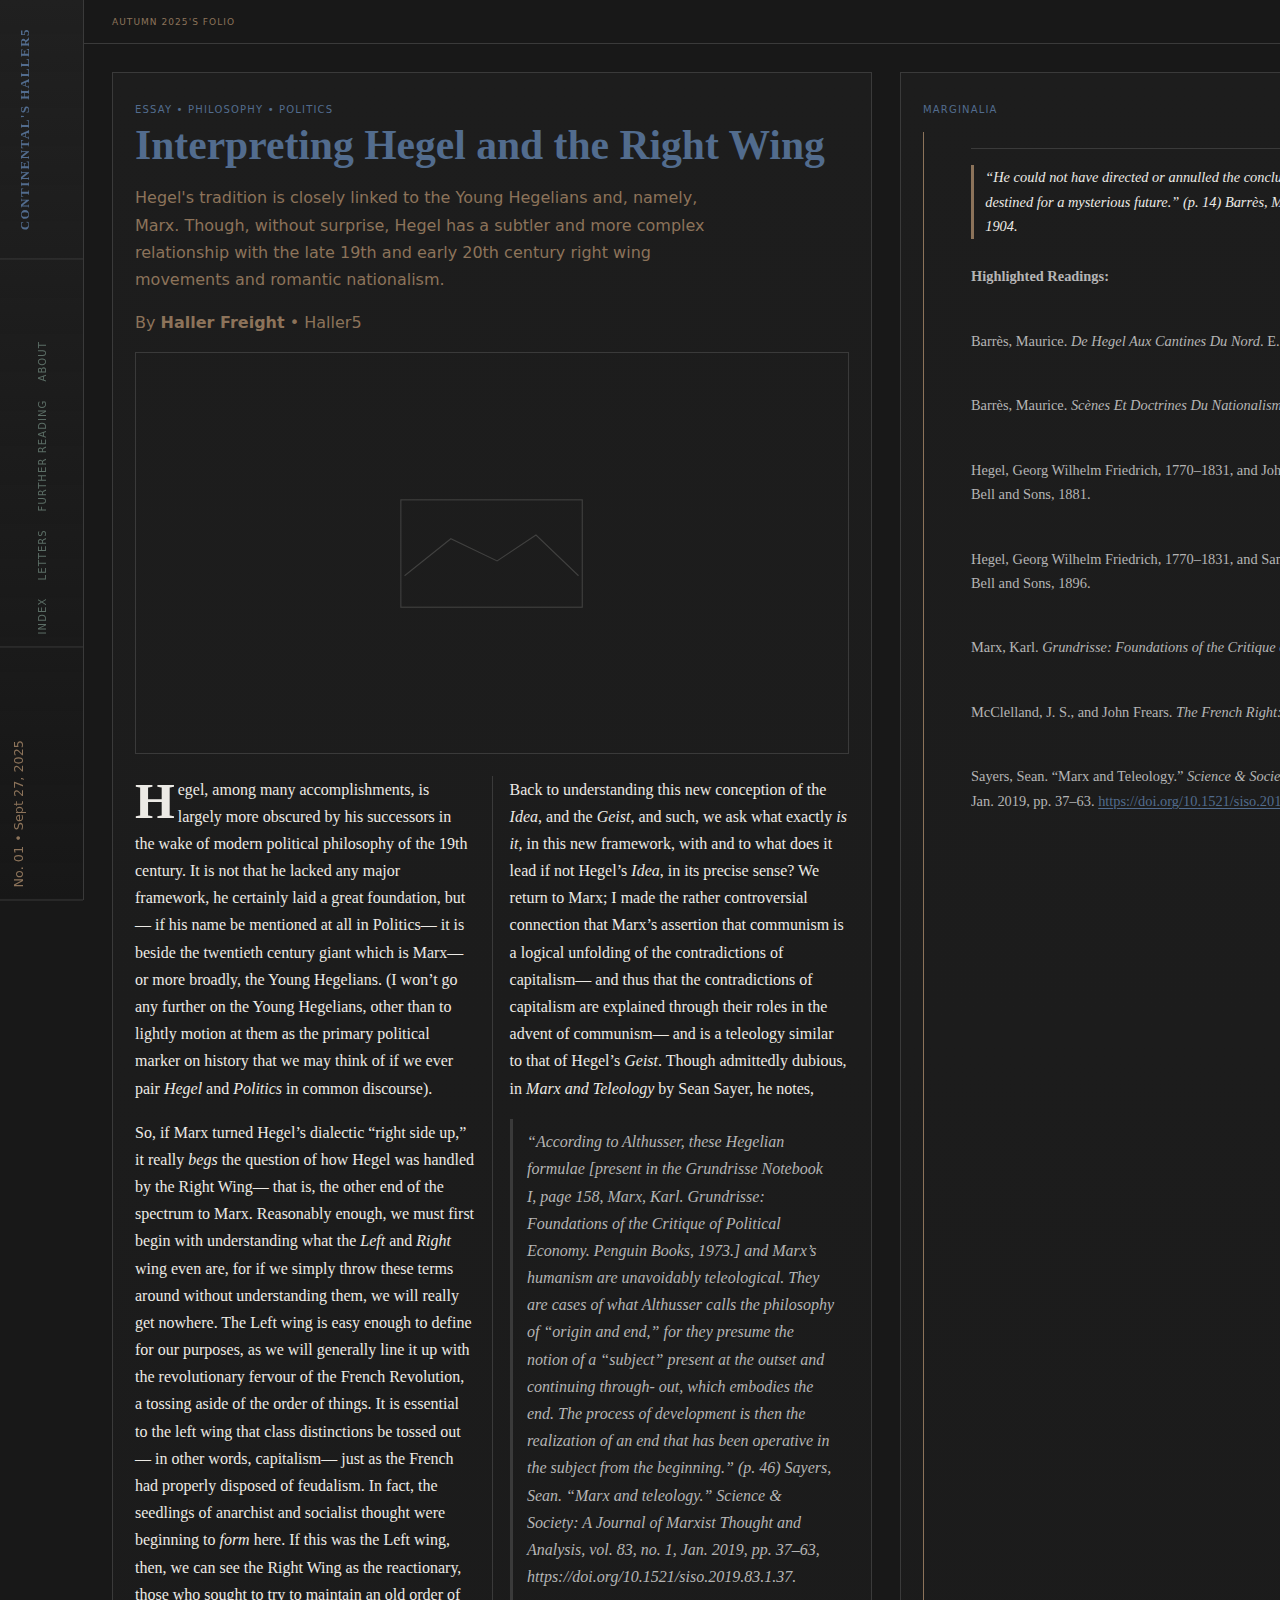
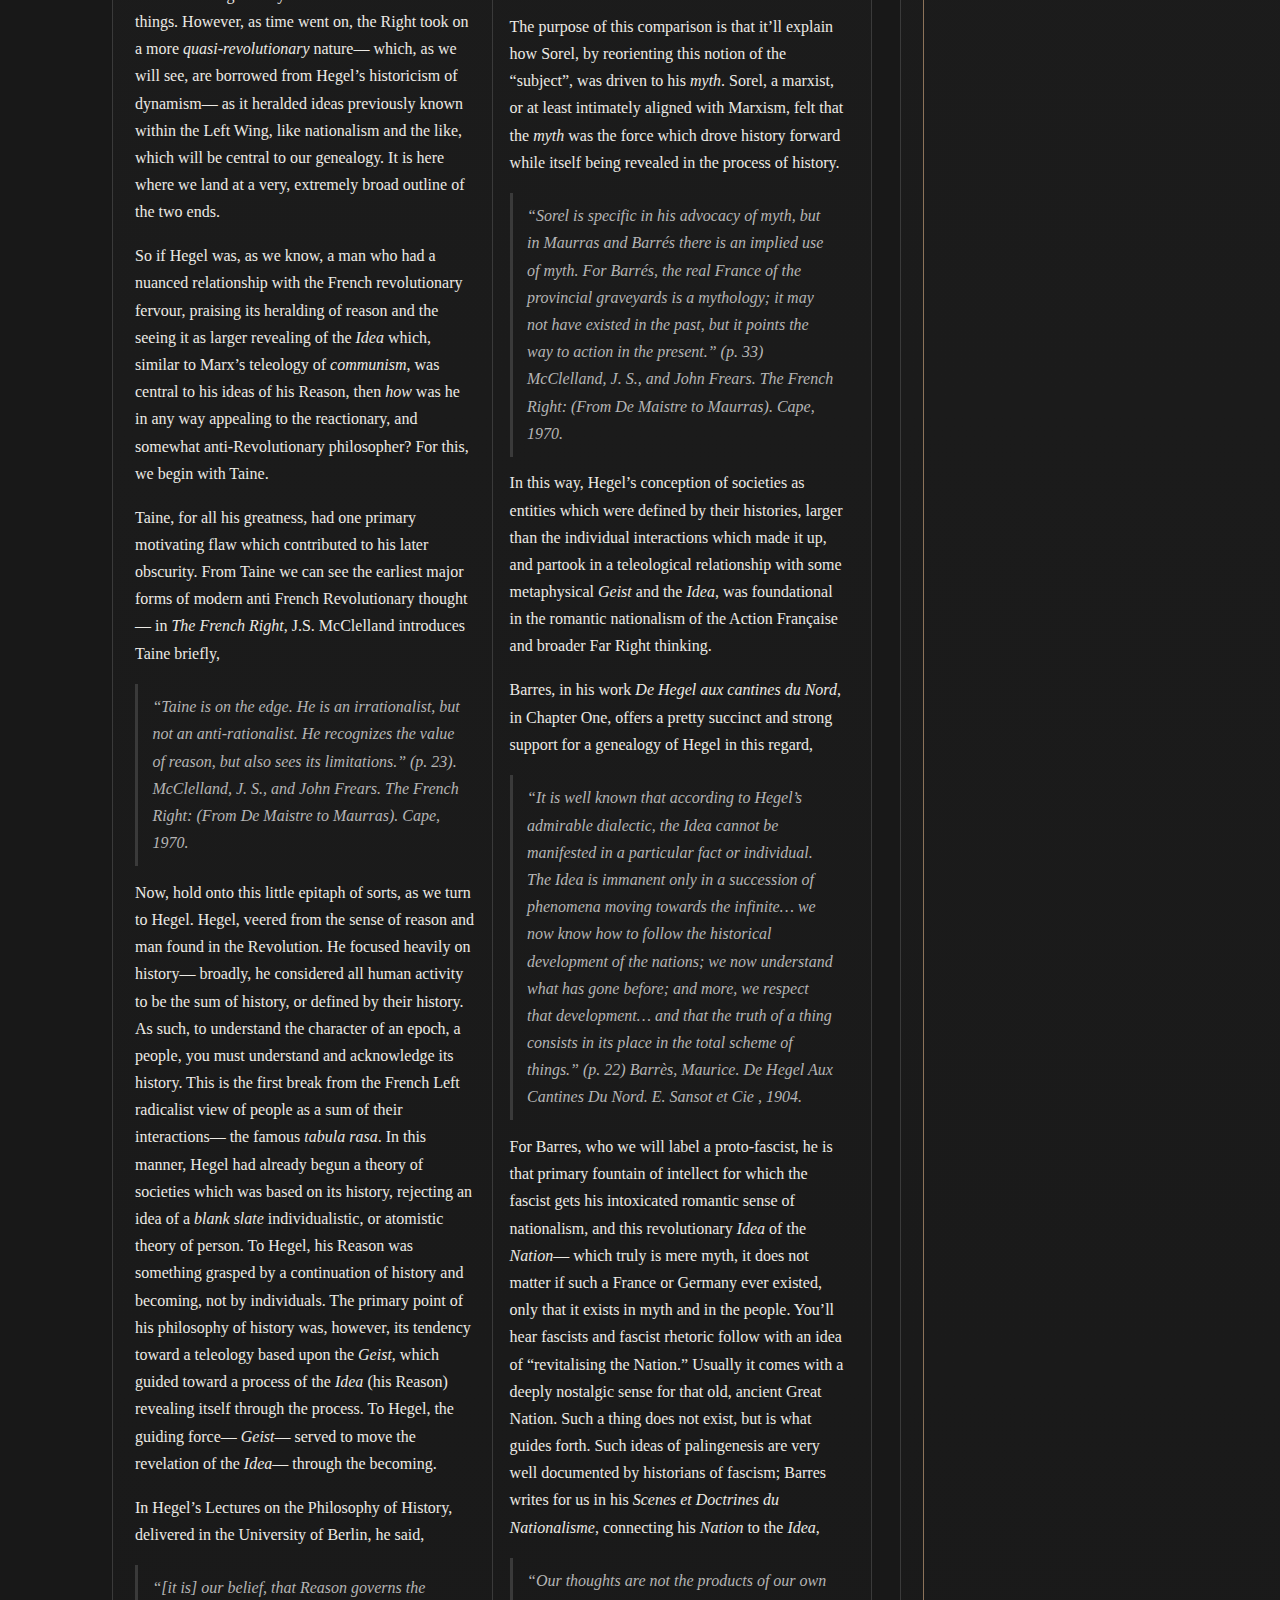
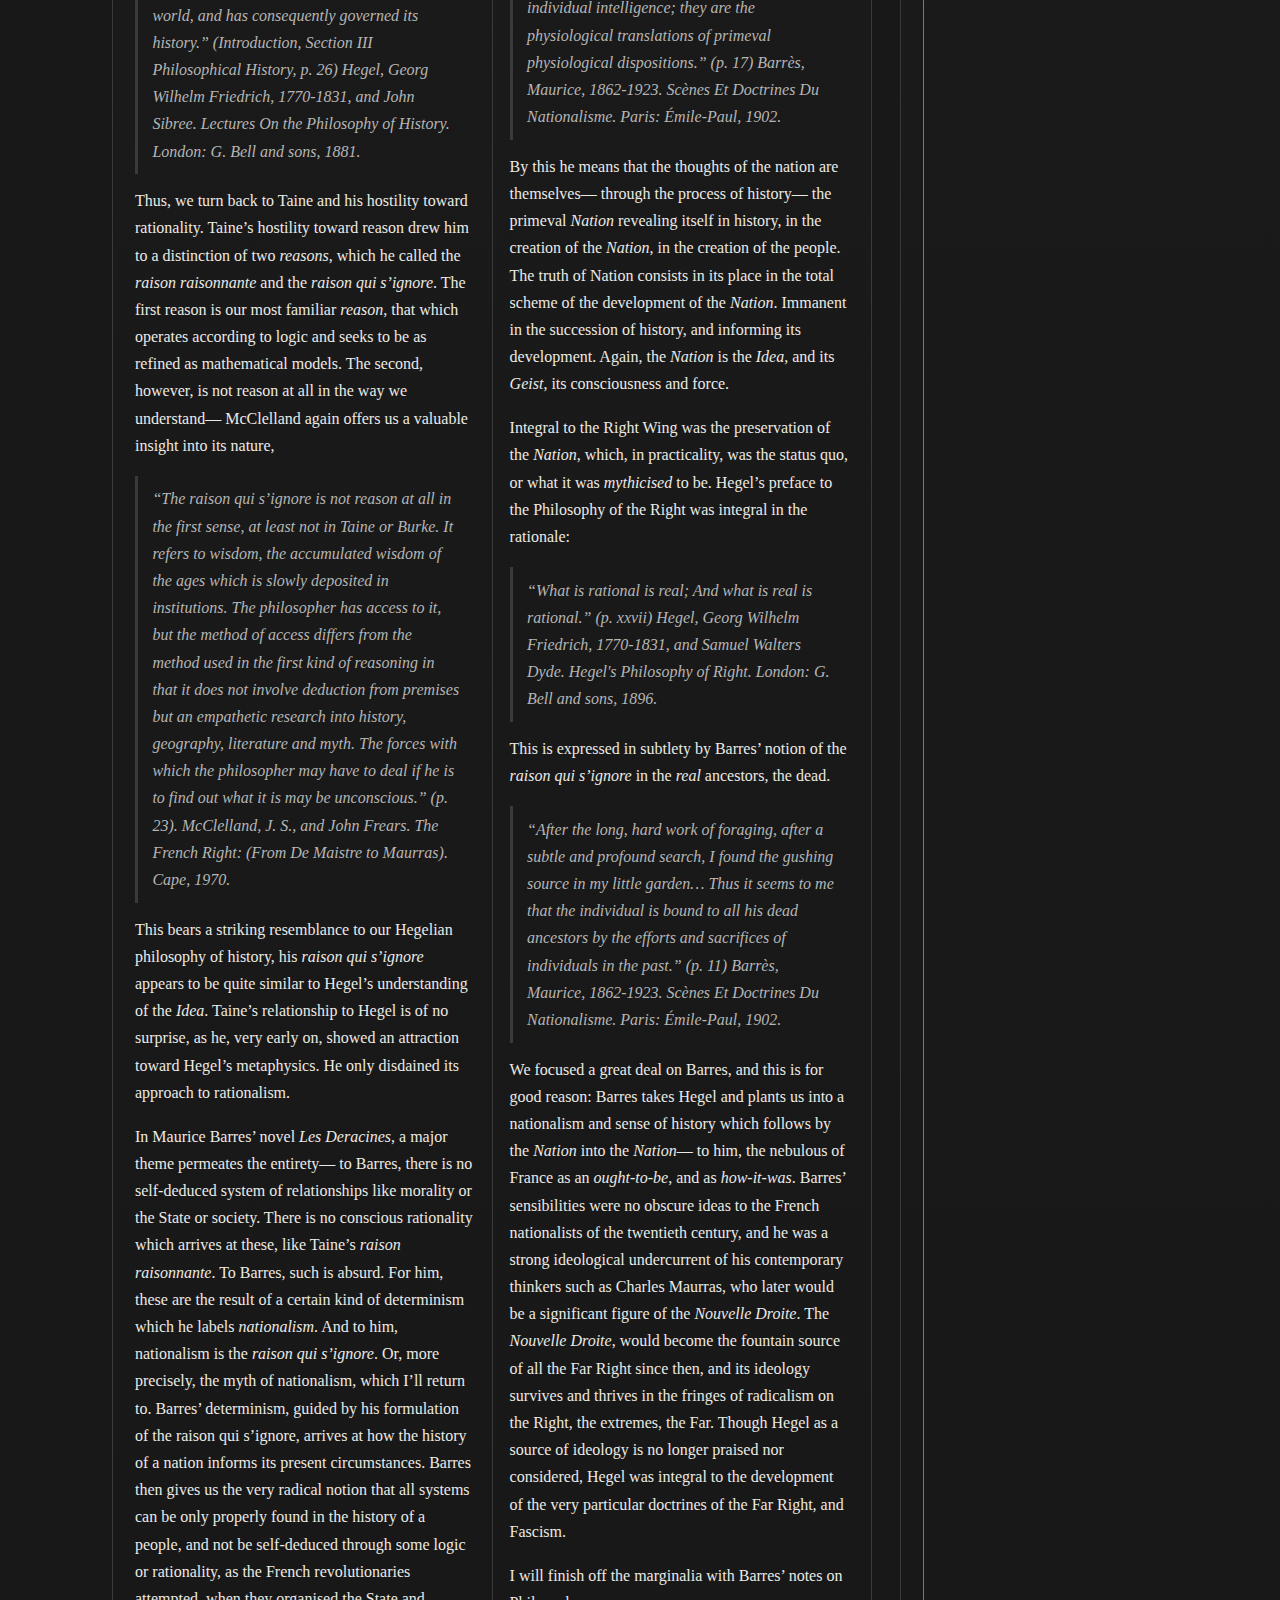
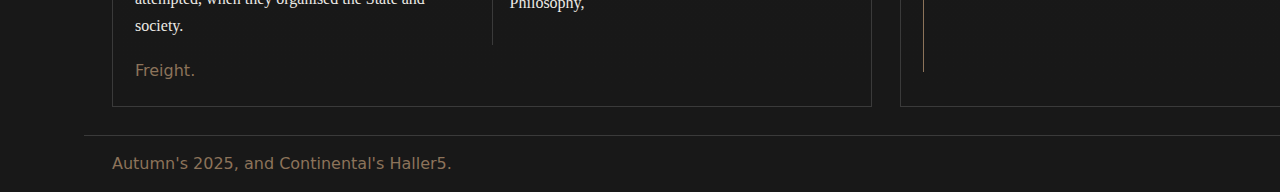
<file: hegel11.html>
<!doctype html>
<html lang="en">
<head>
  <meta charset="utf-8" />
  <meta name="viewport" content="width=device-width, initial-scale=1" />
  <title>The Continental Review — Lateral Broadsheet</title>
  <meta name="description" content="A lateral broadsheet layout with marginalia as footnotes and a quiet‑data timeline in a mineral‑toned dark palette." />
  <style>
    :root {
      --bg: #181818;
      --ink: #ECEAE5;         /* primary reading text */
      --muted: #B5B5B5;       /* secondary grayscale */
      --rule: #3A3A3A;        /* hairlines */
      --accent: #526C8E;      /* aged indigo: headings/links */
      --secondary: #8C735A;   /* faded bronze: descriptions/bylines */
      --timeline: #5C6E66;    /* ash‑green: nav/wbuttons/timeline */

      --font-serif: "Iowan Old Style", "Palatino Linotype", Palatino, "Book Antiqua", Georgia, serif;
      --font-sans: ui-sans-serif, system-ui, -apple-system, Segoe UI, Roboto, Helvetica, Arial;

      --lh: 1.7;
      --gutter: clamp(16px, 2.5vw, 28px);
      --folio: clamp(580px, 60vw, 760px);
      --narrow-folio: clamp(400px, 42vw, 520px);
    }

    * { box-sizing: border-box; }
    body {
      margin:0;
      background: var(--bg);
      color: var(--ink);
      font-family: var(--font-serif);
      line-height: var(--lh);
      text-rendering: optimizeLegibility;
      -webkit-font-smoothing: antialiased;
      overflow-x: hidden; /* guard against stray horizontal scroll on mobile */
    }

    /* Links & interactive accents */
    a { color: var(--accent); text-decoration-thickness: 1px; text-underline-offset: 2px; }
    a:hover { text-decoration-thickness: 2px; }

    /* Layout */
    .shell { display: grid; grid-template-columns: 84px 1fr; min-height: 100dvh; }

    .rail {
      border-right: 1px solid var(--rule);
      display: grid; grid-template-rows: auto 1fr auto; align-items: start;
      position: sticky; top: 0; height: 100dvh;
      background: linear-gradient(#202020, transparent);
    }
    .brand {
      writing-mode: vertical-rl; text-orientation: mixed; transform: rotate(180deg);
      letter-spacing: .08em; font-variant-caps: all-small-caps; font-weight: 700;
      font-size: clamp(.95rem, 2.3vw, 1.15rem);
      padding: var(--gutter) .5rem; text-align: center; color: var(--accent);
    }
    .vnav { writing-mode: vertical-rl; text-orientation: mixed; transform: rotate(180deg);
      display:flex; gap:1.1rem; padding:.75rem .5rem; align-items:center; justify-content:center;
      border-top:1px solid var(--rule); border-bottom:1px solid var(--rule); }
    .vnav a { color: var(--timeline); text-decoration: none; font-family: var(--font-sans);
      font-variant-caps: all-small-caps; letter-spacing:.08em; font-size:.86rem; }
    .vnav a:hover { color: var(--accent); text-decoration: underline; }
    .folio-no { writing-mode: vertical-rl; transform: rotate(180deg); color: var(--secondary);
      font-family: var(--font-sans); font-size:.8rem; padding:.75rem .5rem var(--gutter); border-top:1px solid var(--rule); }

    .head { border-bottom:1px solid var(--rule); padding:.5rem var(--gutter); display:flex; align-items:center; gap:.8rem;
      position: sticky; top:0; background: var(--bg); z-index:5; }
    .dateline { font-variant-caps: all-small-caps; letter-spacing:.08em; color: var(--secondary);
      font-family: var(--font-sans); font-size:.82rem; }
    .section-kicker { color: var(--accent); font-family: var(--font-sans); font-variant-caps: all-small-caps; letter-spacing:.08em; margin-left:auto; }

    .lateral { display:grid; grid-auto-flow: column; grid-auto-columns: var(--folio); gap: var(--gutter);
      padding: var(--gutter); overflow-x:auto; overflow-y:hidden; scroll-snap-type: x mandatory; -webkit-overflow-scrolling: touch; }
    .folio { border:1px solid var(--rule); padding: clamp(16px, 2vw, 22px);
      display:grid; grid-template-rows:auto 1fr auto; gap:.75rem; background: linear-gradient(#1d1d1d, #181818); scroll-snap-align:start; }
    .narrow { grid-auto-columns: var(--narrow-folio); }

    /* Palette-aware typography */
    .kicker { font-variant-caps: all-small-caps; letter-spacing:.08em; color: var(--accent); font-family: var(--font-sans); font-size:.92rem; }
    h1, h2, h3 { margin:.1rem 0 .35rem; line-height:1.12; text-wrap: balance; color: var(--accent); }
    h1 { font-size: clamp(1.6rem, 3.6vw, 2.6rem); }
    h2 { font-size: clamp(1.25rem, 2.2vw, 1.55rem); }
    .dek, .byline, .caption { color: var(--secondary); font-family: var(--font-sans); }
    .dek { max-width: 60ch; }

    /* Reading text remains high-contrast */
    .prose { column-width: 33ch; column-gap: 2.2rem; column-rule: 1px solid var(--rule); max-width: 100%; color: var(--ink); }
    .prose p { margin: 0 0 1.05em; }
    .prose p:first-of-type::first-letter { float:left; font-size:3.2rem; line-height:.85; padding-right:.18rem; padding-top:.2rem; font-weight:600; color: var(--ink); }
    .pull { break-inside: avoid; border-left:3px solid var(--rule); padding:.6rem .9rem; font-style:italic; color: var(--muted); margin:.8rem 0; }

    .media { aspect-ratio: 16/9; border:1px solid var(--rule); display:grid; place-items:center; margin:.6rem 0; }
    .media svg { width:26%; opacity:.5; }

    /* Marginalia as footnotes with quiet data timeline */
    .marginalia { display:grid; grid-template-columns:32px 1fr; gap:1rem; }
    .timeline-spine { border-left:1px solid var(--secondary); display:grid; align-content:start; padding-top:.5rem; gap:1.2rem; }
    .timeline-spine div { width:12px; height:12px; border-radius:50%; background: var(--timeline); margin-left:-6px; cursor:pointer; position:relative; }
    .timeline-spine div:hover::after { content: attr(data-note); position:absolute; left:18px; top:0; background:#202020; color: var(--ink); font-size:.8rem; padding:.3rem .5rem; border:1px solid var(--rule); white-space:nowrap; }

    .footnotes { display:grid; gap:.7rem; font-size:.95rem; color: var(--ink); }
    .footnotes p { margin:0; }
    .footnotes p::before { content: counter(fn) ". "; counter-increment: fn; color: var(--secondary); font-feature-settings: "lnum" 1; }
    .footnotes { counter-reset: fn; }

    .references { border-top:1px solid var(--rule); margin-top:1rem; padding-top:1rem; font-size:.9rem; color: var(--muted); display:grid; gap:.7rem; }
    .references blockquote { margin:0; font-style:italic; color: var(--ink); border-left:3px solid var(--secondary); padding-left:.7rem; }

    .foot { border-top:1px solid var(--rule); padding:.9rem var(--gutter); color: var(--secondary); font-family: var(--font-sans); }

    /* Mobile refinement */
    @media (max-width: 900px) {
      .shell { grid-template-columns: 1fr; }
      .rail { position: static; height: auto; }
      .brand, .vnav, .folio-no { writing-mode: horizontal-tb; transform:none; display:flex; gap:.9rem; justify-content:center; }
      .vnav { flex-wrap: wrap; }
      .lateral { display:grid; grid-auto-flow: row; grid-auto-rows:auto; overflow: visible; padding: clamp(12px, 4vw, 20px); gap: clamp(12px, 3.5vw, 18px); }
      .folio { scroll-snap-align: unset; padding: clamp(14px, 3.5vw, 20px); }
      h1 { font-size: clamp(1.35rem, 6vw, 2rem); }
      h2 { font-size: clamp(1.1rem, 4.8vw, 1.4rem); }
      .prose { column-width: auto; column-count: 1; column-rule: none; }
      .marginalia { grid-template-columns: 1fr; }
      .timeline-spine { display: none; } /* optional; keeps mobile clean */
    }
  </style>
</head>
<body>
  <div class="shell">
    <aside class="rail">
      <div class="brand">continental's Haller5</div>
      <nav class="vnav">
                  <a href="index.html">Index</a>
        <a href="essay.html">Letters</a>
        <a href="archive.html">Further Reading</a>
        <a href="about.html">About</a>
        <a href="#"></a>
        <a href="#"></a>
        <a href="#"></a>
        <a href="#"></a>
      </nav>
      <div class="folio-no">No. 01 • Sept 27, 2025</div>
    </aside>

    <div>
      <header class="head">
        <div class="dateline">Autumn 2025's FOLIO</div>
        <div class="section-kicker">Marginalia Edition</div>
      </header>

      <section class="lateral">
        <!-- Lead essay -->
        <article class="folio">
          <div>
            <div class="kicker">Essay • Philosophy • Politics</div>
            <h1>Interpreting Hegel and the Right Wing</h1>
            <p class="dek">Hegel's tradition is closely linked to the Young Hegelians and, namely, Marx. Though, without surprise, Hegel has a subtler and more complex relationship with the late 19th and early 20th century right wing movements and romantic nationalism.</p>
            <p class="byline">By <strong>Haller Freight</strong> • Haller5</p>
            <figure class="media">
              <svg viewBox="0 0 100 60" role="img" aria-labelledby="phA"><title id="phA">Lead image</title><rect x="1" y="1" width="98" height="58" fill="none" stroke="currentColor" stroke-width=".6" opacity=".35"/><path d="M3 42 L28 22 L53 34 L74 20 L97 42" fill="none" stroke="currentColor" stroke-width=".6" opacity=".35"/></svg>
            </figure>
          </div>
          <div class="prose">
            <p>Hegel, among many accomplishments, is largely more obscured by
his successors in the wake of modern political philosophy of the 19th
century. It is not that he lacked any major framework, he certainly laid a
great foundation, but— if his name be mentioned at all in Politics— it is
beside the twentieth century giant which is Marx— or more broadly, the
Young Hegelians. (I won’t go any further on the Young Hegelians, other
than to lightly motion at them as the primary political marker on history
that we may think of if we ever pair <i>Hegel</i> and <i>Politics</i> in common
discourse).</p>
            <p>So, if Marx turned Hegel’s dialectic “right side up,” it really <i>begs</i> the question of how Hegel was handled by the Right Wing— that is, the other end of the spectrum to Marx. Reasonably enough, we must first begin with understanding what the <i>Left</i> and <i>Right</i> wing even are, for if we simply throw these terms around without understanding them, we will really get nowhere. The Left wing is easy enough to define for our purposes, as we will generally line it up with the revolutionary fervour of the French Revolution, a tossing aside of the order of things. It is essential to the left wing that class distinctions be tossed out— in other words, capitalism— just as the French had properly disposed of feudalism. In fact, the seedlings of anarchist and socialist thought were beginning to <i>form</i> here. If this was the Left wing, then, we can see the Right Wing as the reactionary, those who sought to try to maintain an old order of things. However, as time went on, the Right took on a more <i>quasi-revolutionary</i> nature— which, as we will see, are borrowed from Hegel’s historicism of dynamism— as it heralded ideas previously known within the Left Wing, like nationalism and the like, which will be central to our genealogy. It is here where we land at a very, extremely broad outline of the two ends. 
</p>
<p>So if Hegel was, as we know, a man who had a nuanced relationship with the French revolutionary fervour, praising its heralding of reason and the seeing it as larger revealing of the <i>Idea</i> which, similar to Marx’s teleology of <i>communism</i>, was central to his ideas of his Reason, then <i>how</i> was he in any way appealing to the reactionary, and somewhat anti-Revolutionary philosopher? For this, we begin with Taine.
</p>
<p>Taine, for all his greatness, had one primary motivating flaw which contributed to his later obscurity. From Taine we can see the earliest major forms of modern anti French Revolutionary thought— in <i>The French Right</i>, J.S. McClelland introduces Taine briefly, 
</p>
            <blockquote class="pull">“Taine is on the edge. He is an irrationalist, but not an anti-rationalist. He recognizes the value of reason, but also sees its limitations.” (p. 23). McClelland, J. S., and John Frears. The French Right: (From De Maistre to Maurras). Cape, 1970.</blockquote>
            <p>Now, hold onto this little epitaph of sorts, as we turn to Hegel. Hegel, veered from the sense of reason and man found in the Revolution. He focused heavily on history— broadly, he considered all human activity to be the sum of history, or defined by their history. As such, to understand the character of an epoch, a people, you must understand and acknowledge its history. This is the first break from the French Left radicalist view of people as a sum of their interactions— the  famous <i>tabula rasa</i>. In this manner, Hegel had already begun a theory of societies which was based on its history, rejecting an idea of a <i>blank slate</i> individualistic, or atomistic theory of person. To Hegel, his Reason was something grasped by a continuation of history and becoming, not by individuals. The primary point of his philosophy of history was, however, its tendency toward a teleology based upon the <i>Geist</i>, which guided toward a process of the <i>Idea</i> (his Reason) revealing itself through the process. To Hegel, the guiding force— <i>Geist</i>— served to move the revelation of the <i>Idea</i>— through the becoming. 
</p>
<p>In Hegel’s Lectures on the Philosophy of History, delivered in the University of Berlin, he said, 
</p>
<blockquote class="pull">“[it is] our belief, that Reason governs the world, and has consequently governed its history.” (Introduction, Section III Philosophical History, p. 26) Hegel, Georg Wilhelm Friedrich, 1770-1831, and John Sibree. Lectures On the Philosophy of History. London: G. Bell and sons, 1881.</blockquote>
<p>Thus, we turn back to Taine and his hostility toward rationality. Taine’s hostility toward reason drew him to a distinction of two <i>reasons</i>, which he called the <i>raison raisonnante</i> and the <i>raison qui s’ignore</i>. The first reason is our most familiar <i>reason</i>, that which operates according to logic and seeks to be as refined as mathematical models. The second, however, is not reason at all in the way we understand— McClelland again offers us a valuable insight into its nature, 
</p>
<blockquote class="pull">“The raison qui s’ignore is not reason at all in the first sense, at least not in Taine or Burke. It refers to wisdom, the accumulated wisdom of the ages which is slowly deposited in institutions. The philosopher has access to it, but the method of access differs from the method used in the first kind of reasoning in that it does not involve deduction from premises but an empathetic research into history, geography, literature and myth. The forces with which the philosopher may have to deal if he is to find out what it is may be unconscious.” (p. 23). McClelland, J. S., and John Frears. The French Right: (From De Maistre to Maurras). Cape, 1970.</blockquote>
<p>This bears a striking resemblance to our Hegelian philosophy of history, his <i>raison qui s’ignore</i> appears to be quite similar to Hegel’s understanding of the <i>Idea</i>. Taine’s relationship to Hegel is of no surprise, as he, very early on, showed an attraction toward Hegel’s metaphysics. He only disdained its approach to rationalism. 
</p>
<p>In Maurice Barres’ novel <i>Les Deracines</i>, a major theme permeates the entirety— to Barres, there is no self-deduced system of relationships like morality or the State or society. There is no conscious rationality which arrives at these, like Taine’s <i>raison raisonnante</i>. To Barres, such is absurd. For him, these are the result of a certain kind of determinism which he labels <i>nationalism</i>. And to him, nationalism is the <i>raison qui s’ignore</i>. Or, more precisely, the myth of nationalism, which I’ll return to. Barres’ determinism, guided by his formulation of the raison qui s’ignore, arrives at how the history of a nation informs its present circumstances. Barres then gives us the very radical notion that all systems can be only properly found in the history of a people, and not be self-deduced through some logic or rationality, as the French revolutionaries attempted, when they organised the State and society. 
</p>
<p>Back to understanding this new conception of the <i>Idea</i>, and the <i>Geist</i>, and such, we ask what exactly <i>is it</i>, in this new framework, with and to what does it lead if not Hegel’s <i>Idea</i>, in its precise sense? We return to Marx; I made the rather controversial connection that Marx’s assertion that communism is a logical unfolding of the contradictions of capitalism— and thus that the contradictions of capitalism are explained through their roles in the advent of communism— and is a teleology similar to that of Hegel’s <i>Geist</i>. Though admittedly dubious, in <i>Marx and Teleology</i> by Sean Sayer, he notes, 
</p>
<blockquote class="pull">“According to Althusser, these Hegelian formulae [present in the Grundrisse Notebook I, page 158, Marx, Karl. Grundrisse: Foundations of the Critique of Political Economy. Penguin Books, 1973.] and Marx’s humanism are unavoidably teleological. They are cases of what Althusser calls the philosophy of “origin and end,” for they presume the notion of a “subject” present at the outset and continuing through- out, which embodies the end. The process of development is then the realization of an end that has been operative in the subject from the beginning.” (p. 46) Sayers, Sean. “Marx and teleology.” Science & Society: A Journal of Marxist Thought and Analysis, vol. 83, no. 1, Jan. 2019, pp. 37–63, https://doi.org/10.1521/siso.2019.83.1.37.</blockquote>
<p>The purpose of this comparison is that it’ll explain how Sorel, by reorienting this notion of the “subject”, was driven to his <i>myth</i>. Sorel, a marxist, or at least intimately aligned with Marxism, felt that the <i>myth</i> was the force which drove history forward while itself being revealed in the process of history.
</p>
<blockquote class="pull">“Sorel is specific in his advocacy of myth, but in Maurras and Barrés there is an implied use of myth. For Barrés, the real France of the provincial graveyards is a mythology; it may not have existed in the past, but it points the way to action in the present.” (p. 33) McClelland, J. S., and John Frears. The French Right: (From De Maistre to Maurras). Cape, 1970. 
</blockquote>
<p>In this way, Hegel’s conception of societies as entities which were defined by their histories, larger than the individual interactions which made it up, and partook in a teleological relationship with some metaphysical <i>Geist</i> and the <i>Idea</i>, was foundational in the romantic nationalism of the Action Française and broader Far Right thinking.
</p>
<p>Barres, in his work <i>De Hegel aux cantines du Nord</i>, in Chapter One, offers a pretty succinct and strong support for a genealogy of Hegel in this regard,
</p>
<blockquote class="pull">“It is well known that according to Hegel’s admirable dialectic, the Idea cannot be manifested in a particular fact or individual. The Idea is immanent only in a succession of phenomena moving towards the infinite… we now know how to follow the historical development of the nations; we now understand what has gone before; and more, we respect that development… and that the truth of a thing consists in its place in the total scheme of things.” (p. 22) Barrès, Maurice. De Hegel Aux Cantines Du Nord. E. Sansot et Cie , 1904.</blockquote>
<p>For Barres, who we will label a proto-fascist, he is that primary fountain of intellect for which the fascist gets his intoxicated romantic sense of nationalism, and this revolutionary <i>Idea</i> of the <i>Nation</i>— which truly is mere myth, it does not matter if such a France or  Germany ever existed, only that it exists in myth and in the people. You’ll hear fascists and fascist rhetoric follow with an idea of “revitalising the Nation.” Usually it comes with a deeply nostalgic sense for that old, ancient Great Nation. Such a thing does not exist, but is what guides forth. Such ideas of palingenesis are very well documented by historians of fascism; Barres writes for us in his <i>Scenes et Doctrines du Nationalisme</i>, connecting his <i>Nation</i> to the <i>Idea</i>, 
</p>
<blockquote class="pull">“Our thoughts are not the products of our own individual intelligence; they are the physiological translations of primeval physiological dispositions.” (p. 17) Barrès, Maurice, 1862-1923. Scènes Et Doctrines Du Nationalisme. Paris: Émile-Paul, 1902. </blockquote>
<p>By this he means that the thoughts of the nation are themselves— through the process of history— the primeval <i>Nation</i> revealing itself in history, in the creation of the <i>Nation</i>, in the creation of the people. The truth of Nation consists in its place in the total scheme of the development of the <i>Nation</i>. Immanent in the succession of history, and informing its development. Again, the <i>Nation</i> is the <i>Idea</i>, and its <i>Geist</i>, its consciousness and force.
</p>
<p>Integral to the Right Wing was the preservation of the <i>Nation</i>, which, in practicality, was the status quo, or what it was <i>mythicised</i> to be. Hegel’s preface to the Philosophy of the Right was integral in the rationale:
</p>
<blockquote class="pull">“What is rational is real;
And what is real is rational.” (p. xxvii) 
Hegel, Georg Wilhelm Friedrich, 1770-1831, and Samuel Walters Dyde. Hegel's Philosophy of Right. London: G. Bell and sons, 1896. 
</blockquote>
<p>This is expressed in subtlety by Barres’ notion of the <i>raison qui s’ignore</i> in the <i>real</i> ancestors, the dead.
</p>
<blockquote class="pull">“After the long, hard work of foraging, after a subtle and profound search, I found the gushing source in my little garden… Thus it seems to me that the individual is bound to all his dead ancestors by the efforts and sacrifices of individuals in the past.” (p. 11) Barrès, Maurice, 1862-1923. Scènes Et Doctrines Du Nationalisme. Paris: Émile-Paul, 1902. 
</blockquote>
<p>We focused a great deal on Barres, and this is for good reason: Barres takes Hegel and plants us into a nationalism and sense of history which follows by the <i>Nation</i> into the <i>Nation</i>— to him, the nebulous of France as an <i>ought-to-be</i>, and as <i>how-it-was</i>. Barres’ sensibilities were no obscure ideas to the French nationalists of the twentieth century, and he was a strong ideological undercurrent of his contemporary thinkers such as Charles Maurras, who later would be a significant figure of the <i>Nouvelle Droite</i>. The <i>Nouvelle Droite</i>, would become the fountain source of all the Far Right since then, and its ideology survives and thrives in the fringes of radicalism on the Right, the extremes, the Far. Though Hegel as a source of ideology is no longer praised nor considered, Hegel was integral to the development of the very particular doctrines of the Far Right, and Fascism. 
</p>
<p>I will finish off the marginalia with Barres’ notes on Philosophy, 
</p>
          </div>
          <figcaption class="caption">Freight.</figcaption>
        </article>

        <!-- Marginalia as footnotes with quiet data timeline -->
        <section class="folio">
          <div class="kicker">Marginalia</div>
          <div class="marginalia">
               <div class="timeline-spine">
            </div>
            <div>
              <section class="footnotes">
              </section>
              <section class="references">
                <blockquote>“He could not have directed or annulled the conclusions of the arguments which he invented. A principle is often destined for a mysterious future.” (p. 14) Barrès, Maurice. De Hegel Aux Cantines Du Nord. E. Sansot et Cie , 1904. </blockquote>
                <p><strong>Highlighted Readings:</strong></p>
                <p>Barrès, Maurice. <em>De Hegel Aux Cantines Du Nord</em>. E. Sansot et Cie, 1904.</p>
<p>Barrès, Maurice. <em>Scènes Et Doctrines Du Nationalisme</em>. Paris: Émile-Paul, 1902.</p>
<p>Hegel, Georg Wilhelm Friedrich, 1770–1831, and John Sibree. <em>Lectures On the Philosophy of History</em>. London: G. Bell and Sons, 1881.</p>
<p>Hegel, Georg Wilhelm Friedrich, 1770–1831, and Samuel Walters Dyde. <em>Hegel's Philosophy of Right</em>. London: G. Bell and Sons, 1896.</p>
<p>Marx, Karl. <em>Grundrisse: Foundations of the Critique of Political Economy</em>. Penguin Books, 1973.</p>
<p>McClelland, J. S., and John Frears. <em>The French Right: (From De Maistre to Maurras)</em>. Cape, 1970.</p>
<p>Sayers, Sean. “Marx and Teleology.” <em>Science &amp; Society: A Journal of Marxist Thought and Analysis</em>, vol. 83, no. 1, Jan. 2019, pp. 37–63. <a href="https://doi.org/10.1521/siso.2019.83.1.37">https://doi.org/10.1521/siso.2019.83.1.37</a></p>

              </section>
            </div>
          </div>
        </section>
      </section>

      <footer class="foot">Autumn's 2025, and Continental's Haller5.</footer>
    </div>
  </div>

  <style>.visually-hidden{position:absolute!important;height:1px;width:1px;overflow:hidden;clip:rect(1px,1px,1px,1px);white-space:nowrap}</style>
</body>
</html>
</file>
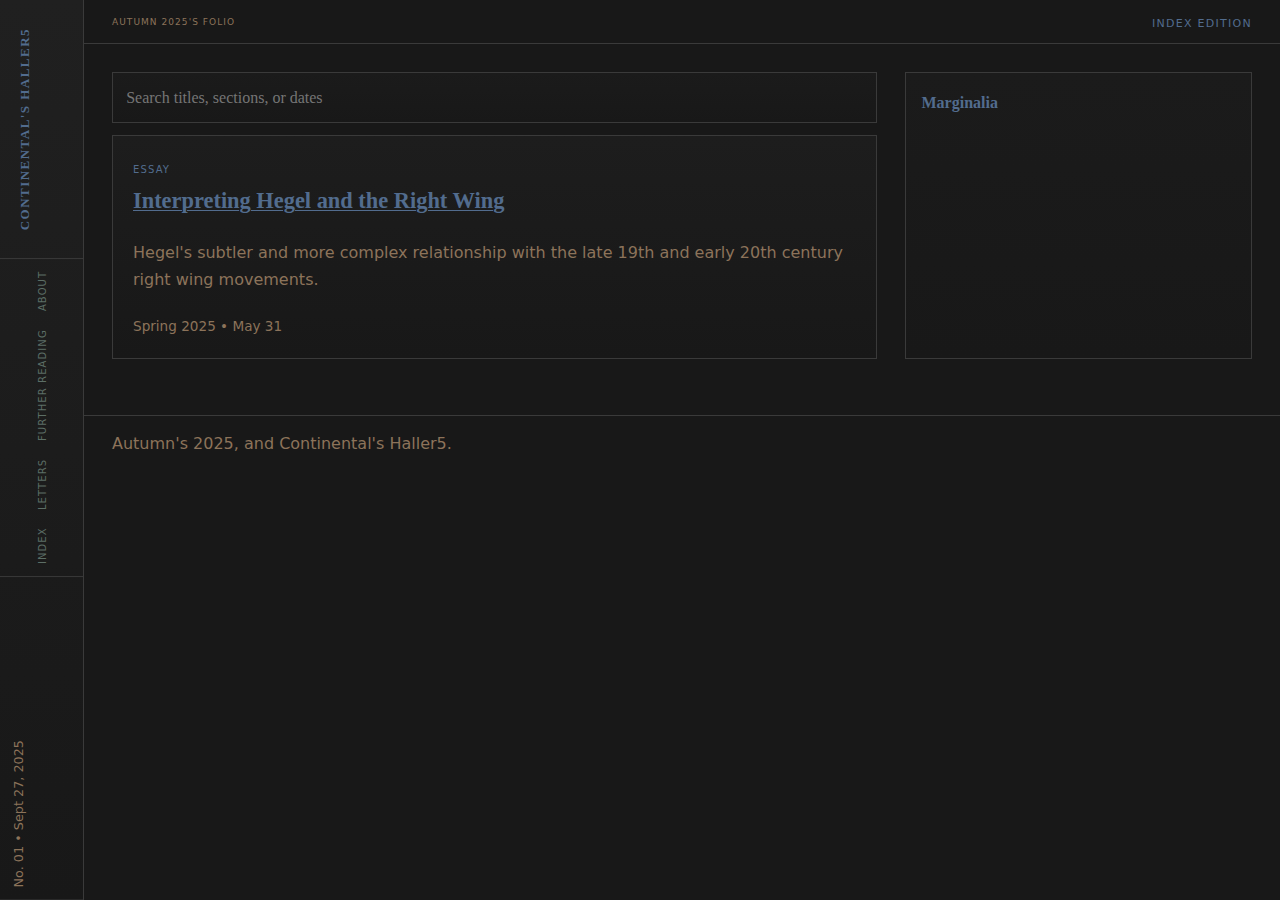
<file: index1.html>
<!doctype html>
<html lang="en">
<head>
  <meta charset="utf-8" />
  <meta name="viewport" content="width=device-width, initial-scale=1" />
  <title>The Continental Review — Index</title>
  <meta name="description" content="A landing page that doubles as a typographic index, in a mineral‑toned broadsheet style." />
  <style>
    :root {
      --bg: #181818;
      --ink: #ECEAE5;         /* primary reading text */
      --muted: #B5B5B5;       /* secondary grayscale */
      --rule: #3A3A3A;        /* hairlines */
      --accent: #526C8E;      /* aged indigo: headings/links */
      --secondary: #8C735A;   /* faded bronze: descriptions/bylines */
      --timeline: #5C6E66;    /* ash‑green: nav/buttons/timeline */

      --font-serif: "Iowan Old Style", "Palatino Linotype", Palatino, "Book Antiqua", Georgia, serif;
      --font-sans: ui-sans-serif, system-ui, -apple-system, Segoe UI, Roboto, Helvetica, Arial;

      --lh: 1.7;
      --gutter: clamp(16px, 2.5vw, 28px);
      --max: 1200px;
    }

    * { box-sizing: border-box; }
    body { margin:0; background: var(--bg); color: var(--ink); font-family: var(--font-serif); line-height: var(--lh); text-rendering: optimizeLegibility; -webkit-font-smoothing: antialiased; overflow-x: hidden; }

    a { color: var(--accent); text-decoration-thickness: 1px; text-underline-offset: 2px; }
    a:hover { text-decoration-thickness: 2px; }

    /* Shell with vertical rail like the article template */
    .shell { display: grid; grid-template-columns: 84px 1fr; min-height: 100dvh; }

    .rail {
      border-right: 1px solid var(--rule);
      display: grid; grid-template-rows: auto 1fr auto; align-items: start;
      position: sticky; top: 0; height: 100dvh; background: linear-gradient(#202020, transparent);
    }
    .brand { writing-mode: vertical-rl; text-orientation: mixed; transform: rotate(180deg); letter-spacing: .08em; font-variant-caps: all-small-caps; font-weight: 700; font-size: clamp(.95rem, 2.3vw, 1.15rem); padding: var(--gutter) .5rem; text-align: center; color: var(--accent); }
    .vnav { writing-mode: vertical-rl; text-orientation: mixed; transform: rotate(180deg); display:flex; gap:1.1rem; padding:.75rem .5rem; align-items:center; justify-content:center; border-top:1px solid var(--rule); border-bottom:1px solid var(--rule); }
    .vnav a { color: var(--timeline); text-decoration: none; font-family: var(--font-sans); font-variant-caps: all-small-caps; letter-spacing:.08em; font-size:.86rem; }
    .vnav a:hover { color: var(--accent); text-decoration: underline; }
    .folio-no { writing-mode: vertical-rl; transform: rotate(180deg); color: var(--secondary); font-family: var(--font-sans); font-size:.8rem; padding:.75rem .5rem var(--gutter); border-top:1px solid var(--rule); }

    /* Header band */
    .head { border-bottom:1px solid var(--rule); padding:.5rem var(--gutter); display:flex; align-items:center; gap:.8rem; position: sticky; top:0; background: var(--bg); z-index:5; }
    .dateline { font-variant-caps: all-small-caps; letter-spacing:.08em; color: var(--secondary); font-family: var(--font-sans); font-size:.82rem; }
    .section-kicker { color: var(--accent); font-family: var(--font-sans); font-variant-caps: all-small-caps; letter-spacing:.08em; margin-left:auto; }

    main { padding: var(--gutter); }
    .container { max-width: var(--max); margin-inline: auto; display:grid; grid-template-columns: 2.2fr 1fr; gap: clamp(18px, 3vw, 28px); }

    /* Index list (acts like the landing content) */
    .indexlist { display:grid; gap: clamp(14px, 2.2vw, 22px); }
    .item { border:1px solid var(--rule); background: linear-gradient(#1d1d1d, #181818); padding: clamp(14px, 2vw, 20px); display:grid; gap:.35rem; }
    .item .kicker { font-variant-caps: all-small-caps; letter-spacing:.08em; color: var(--accent); font-family: var(--font-sans); font-size:.9rem; }
    .item h2 { margin:.1rem 0 .2rem; font-size: clamp(1.1rem, 2vw, 1.4rem); line-height:1.15; color: var(--accent); }
    .item .dek { color: var(--secondary); font-family: var(--font-sans); }
    .meta { color: var(--secondary); font-family: var(--font-sans); font-size:.85rem; }

    /* Filter/Search (optional, minimalist) */
    .controls { display:flex; gap:.6rem; align-items:center; border:1px solid var(--rule); background: linear-gradient(#1b1b1b, #181818); padding: .6rem .7rem; margin-bottom: .8rem; }
    .controls input[type="search"] { flex:1; background: transparent; color: var(--ink); border: none; outline: none; font: inherit; }
    .controls button { font-family: var(--font-sans); padding:.45rem .8rem; border:1px solid var(--rule); background: var(--timeline); color: var(--bg); cursor: pointer; }
    .controls button:hover { filter: contrast(1.05) brightness(1.02); }

    /* Right column: Recent marginalia extract + subtle timeline */
    .aside { border:1px solid var(--rule); background: linear-gradient(#1b1b1b, #181818); padding: clamp(12px, 1.6vw, 16px); display:grid; gap:.8rem; align-content:start; }
    .aside h3 { margin:0; font-size: 1rem; color: var(--accent); }
    .marginalia { display:grid; gap:.6rem; }
    .note { color: var(--muted); font-size:.92rem; }
    .timecol { border-left:1px solid var(--secondary); padding-left:.7rem; display:grid; gap:.7rem; }
    .t { position:relative; }
    .t::before { content:""; position:absolute; left:-.95rem; top:.35rem; width:10px; height:10px; border-radius:50%; background: var(--timeline); }

    /* Footer */
    footer { border-top:1px solid var(--rule); color: var(--secondary); font-family: var(--font-sans); padding: .9rem var(--gutter); margin-top: var(--gutter); }

    /* Mobile */
    @media (max-width: 900px) {
      .shell { grid-template-columns: 1fr; }
      .rail { position: static; height: auto; }
      .brand, .vnav, .folio-no { writing-mode: horizontal-tb; transform:none; display:flex; gap:.9rem; justify-content:center; }
      .vnav { flex-wrap: wrap; }
      .container { grid-template-columns: 1fr; }
    }
  </style>
</head>
<body>
  <div class="shell">
    <aside class="rail">
      <div class="brand">Continental's Haller5</div>
      <nav class="vnav">
        <a href="index.html">Index</a>
        <a href="essay.html">Letters</a>
        <a href="archive.html">Further Reading</a>
        <a href="about.html">About</a>
      </nav>
      <div class="folio-no">No. 01 • Sept 27, 2025</div>
    </aside>

    <div>
      <header class="head">
        <div class="dateline">Autumn 2025's Folio</div>
        <div class="section-kicker">Index Edition</div>
      </header>

      <main>
        <div class="container">
          <section>
            <div class="controls" role="search">
              <input type="search" placeholder="Search titles, sections, or dates" aria-label="Search index" oninput="filterIndex(event)">
            </div>

            <div class="indexlist" id="indexlist">
              <!-- Each item represents an essay; no oversized hero -->
              <article class="item" data-tags="philosophy politics">
                <div class="kicker">Essay</div>
                <h2><a href="hegel11.html">Interpreting Hegel and the Right Wing</a></h2>
                <p class="dek">Hegel's subtler and more complex relationship with the late 19th and early 20th century right wing movements.</p>
                <div class="meta">Spring 2025 • May 31</div>
              </article>

              <!-- Add more items as you publish -->
            </div>
          </section>

          <!-- Recent marginalia extract that ties the home to the footnote ethos -->
          <aside class="aside">
            <h3>Marginalia</h3>
            <div class="marginalia">
              <div class="note"></div>
              <div class="note"></div>
              <div class="note"></div>
            </div>
            <h3></h3>
            <div class="timecol">
            </div>
          </aside>
        </div>
      </main>

      <footer>Autumn's 2025, and Continental's Haller5.</footer>
    </div>
  </div>

  <script>
    function filterIndex(e){
      const q = e.target.value.toLowerCase();
      const items = document.querySelectorAll('#indexlist .item');
      for (const it of items){
        const text = it.innerText.toLowerCase() + ' ' + (it.dataset.tags||'');
        it.style.display = text.includes(q) ? '' : 'none';
      }
    }
    function clearFilter(){
      const input = document.querySelector('[type="search"]');
      input.value = '';
      const items = document.querySelectorAll('#indexlist .item');
      for (const it of items){ it.style.display = ''; }
      input.focus();
    }
  </script>
</body>
</html>
</file>
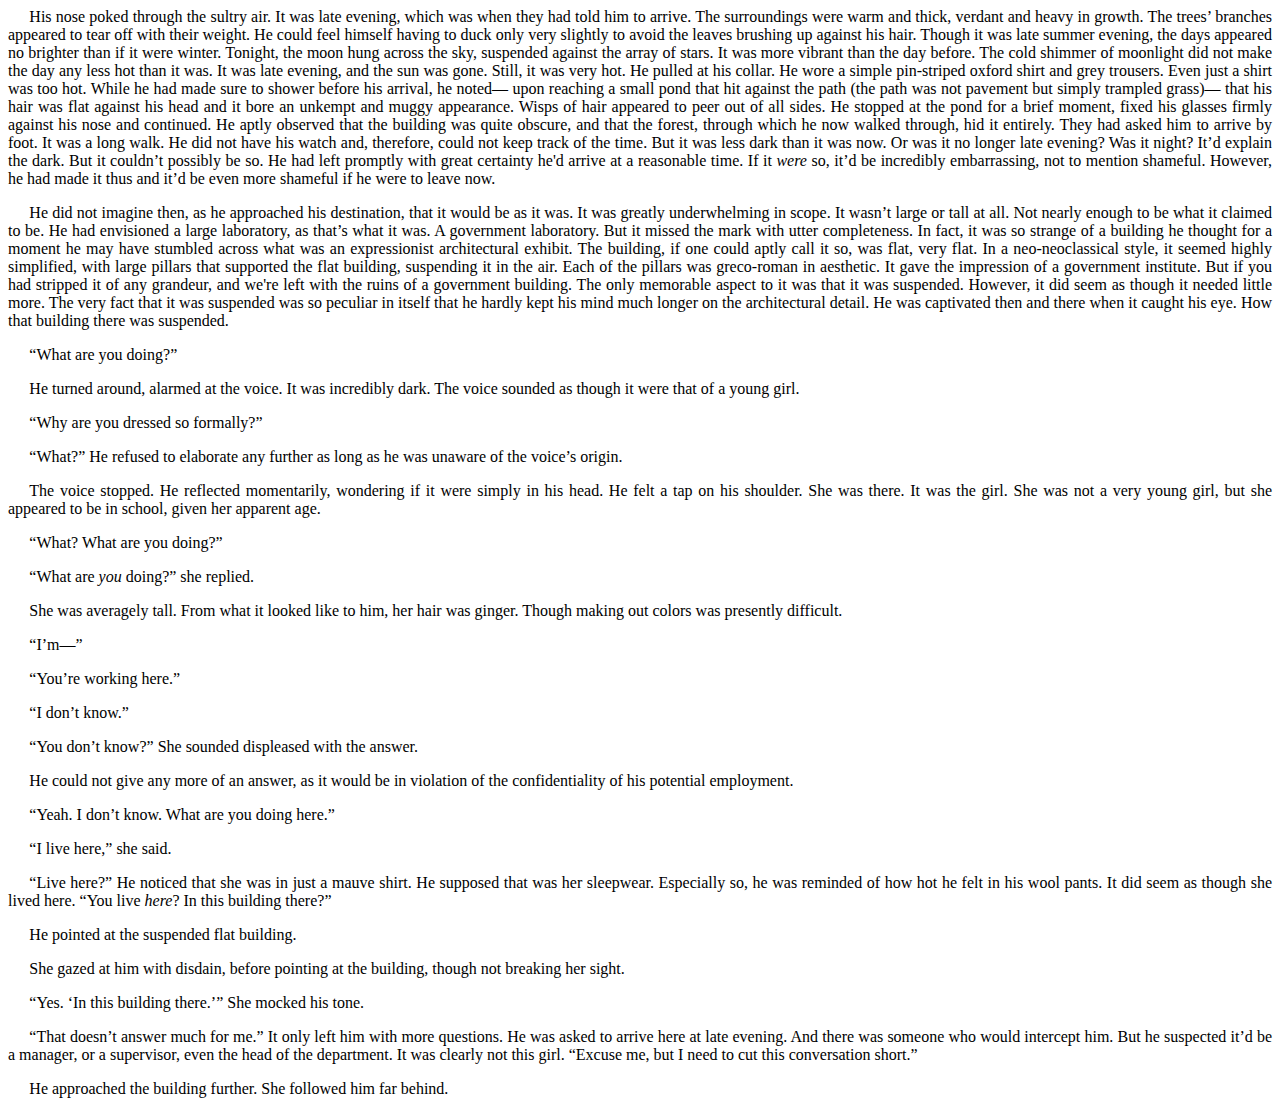
<file: interning1.html>
<html><head><meta content="text/html; charset=UTF-8" http-equiv="content-type">

<!--<style type="text/css">@import url(https://themes.googleusercontent.com/fonts/css?kit=n-WUWS8jmQqYQtQ2emmZBw);ol{margin:0;padding:0}table td,table th{padding:0}.c1{padding-top:0pt;text-indent:36pt;padding-bottom:0pt;line-height:1.15;orphans:2;widows:2;text-align:justify}.c0{color:#000000;font-weight:400;text-decoration:none;vertical-align:baseline;font-size:13pt;font-family:"Garamond";font-style:normal}.c3{font-size:13pt;font-weight:400;font-family:"Garamond"}.c4{font-size:20pt;font-weight:400;font-family:"Garamond"}.c6{background-color:#ffffff;max-width:347.5pt;padding:36pt 36pt 36pt 36pt}.c2{height:11pt}.c5{font-style:italic}.title{padding-top:0pt;color:#000000;font-size:26pt;padding-bottom:3pt;font-family:"Arial";line-height:1.15;page-break-after:avoid;orphans:2;widows:2;text-align:left}.subtitle{padding-top:0pt;color:#666666;font-size:15pt;padding-bottom:16pt;font-family:"Arial";line-height:1.15;page-break-after:avoid;orphans:2;widows:2;text-align:left}li{color:#000000;font-size:11pt;font-family:"Arial"}p{margin:0;color:#000000;font-size:11pt;font-family:"Arial"}h1{padding-top:20pt;color:#000000;font-size:20pt;padding-bottom:6pt;font-family:"Arial";line-height:1.15;page-break-after:avoid;orphans:2;widows:2;text-align:left}h2{padding-top:18pt;color:#000000;font-size:16pt;padding-bottom:6pt;font-family:"Arial";line-height:1.15;page-break-after:avoid;orphans:2;widows:2;text-align:left}h3{padding-top:16pt;color:#434343;font-size:14pt;padding-bottom:4pt;font-family:"Arial";line-height:1.15;page-break-after:avoid;orphans:2;widows:2;text-align:left}h4{padding-top:14pt;color:#666666;font-size:12pt;padding-bottom:4pt;font-family:"Arial";line-height:1.15;page-break-after:avoid;orphans:2;widows:2;text-align:left}h5{padding-top:12pt;color:#666666;font-size:11pt;padding-bottom:4pt;font-family:"Arial";line-height:1.15;page-break-after:avoid;orphans:2;widows:2;text-align:left}h6{padding-top:12pt;color:#666666;font-size:11pt;padding-bottom:4pt;font-family:"Arial";line-height:1.15;page-break-after:avoid;font-style:italic;orphans:2;widows:2;text-align:left}</style>
-->

<style type="text/css">
.c5 {
  font-style: italic;
}

.c {
  text-decoration: none;
  vertical-align: baseline;
  font-style: normal;
}

.c1 {
  padding-top: 0pt;
  text-indent: 16pt;
  text-align: justify;

</style>

</head><body class="c6 doc-content"><p class="c1"><p class="c1"><span class="c3">His nose poked through the sultry air. It was late evening, which was when they had told him to arrive. The surroundings were warm and thick, verdant and heavy in growth. The trees&rsquo; branches appeared to tear off with their weight. He could feel himself having to duck only very slightly to avoid the leaves brushing up against his hair. Though it was late summer evening, the days appeared no brighter than if it were winter. Tonight, the moon hung across the sky, suspended against the array of stars. It was more vibrant than the day before. The cold shimmer of moonlight did not make the day any less hot than it was. It was late evening, and the sun was gone. Still, it was very hot. He pulled at his collar. He wore a simple pin-striped oxford shirt and grey trousers. Even just a shirt was too hot. While he had made sure to shower before his arrival, he noted&mdash; upon reaching a small pond that hit against the path (the path was not pavement but simply trampled grass)&mdash; that his hair was flat against his head and it bore an unkempt and muggy appearance. Wisps of hair appeared to peer out of all sides. He stopped at the pond for a brief moment, fixed his glasses firmly against his nose and continued. He aptly observed that the building was quite obscure, and that the forest, through which he now walked through, hid it entirely. They had asked him to arrive by foot. It was a long walk. He did not have his watch and, therefore, could not keep track of the time. But it was less dark than it was now. Or was it no longer late evening? Was it night? It&rsquo;d explain the dark. But it couldn&rsquo;t possibly be so. He had left promptly with great certainty he&#39;d arrive at a reasonable time. If it </span><span class="c3 c5">were</span><span class="c0">&nbsp;so, it&rsquo;d be incredibly embarrassing, not to mention shameful. However, he had made it thus and it&rsquo;d be even more shameful if he were to leave now. </span></p><p class="c1"><span class="c0">He did not imagine then, as he approached his destination, that it would be as it was. It was greatly underwhelming in scope. It wasn&rsquo;t large or tall at all. Not nearly enough to be what it claimed to be. He had envisioned a large laboratory, as that&rsquo;s what it was. A government laboratory. But it missed the mark with utter completeness. In fact, it was so strange of a building he thought for a moment he may have stumbled across what was an expressionist architectural exhibit. The building, if one could aptly call it so, was flat, very flat. In a neo-neoclassical style, it seemed highly simplified, with large pillars that supported the flat building, suspending it in the air. Each of the pillars was greco-roman in aesthetic. It gave the impression of a government institute. But if you had stripped it of any grandeur, and we&#39;re left with the ruins of a government building. The only memorable aspect to it was that it was suspended. However, it did seem as though it needed little more. The very fact that it was suspended was so peculiar in itself that he hardly kept his mind much longer on the architectural detail. He was captivated then and there when it caught his eye. How that building there was suspended.</span></p><p class="c1"><span class="c0">&ldquo;What are you doing?&rdquo;</span></p><p class="c1"><span class="c0">He turned around, alarmed at the voice. It was incredibly dark. The voice sounded as though it were that of a young girl.</span></p><p class="c1"><span class="c0">&ldquo;Why are you dressed so formally?&rdquo;</span></p><p class="c1"><span class="c0">&ldquo;What?&rdquo; He refused to elaborate any further as long as he was unaware of the voice&rsquo;s origin. </span></p><p class="c1"><span class="c0">The voice stopped. He reflected momentarily, wondering if it were simply in his head. He felt a tap on his shoulder. She was there. It was the girl. She was not a very young girl, but she appeared to be in school, given her apparent age. </span></p><p class="c1"><span class="c0">&ldquo;What? What are you doing?&rdquo; </span></p><p class="c1"><span class="c3">&ldquo;What are </span><span class="c3 c5">you</span><span class="c0">&nbsp;doing?&rdquo; she replied. </span></p><p class="c1"><span class="c0">She was averagely tall. From what it looked like to him, her hair was ginger. Though making out colors was presently difficult.</span></p><p class="c1"><span class="c0">&ldquo;I&rsquo;m&mdash;&rdquo;</span></p><p class="c1"><span class="c0">&ldquo;You&rsquo;re working here.&rdquo;</span></p><p class="c1"><span class="c0">&ldquo;I don&rsquo;t know.&rdquo;</span></p><p class="c1"><span class="c0">&ldquo;You don&rsquo;t know?&rdquo; She sounded displeased with the answer. </span></p><p class="c1"><span class="c0">He could not give any more of an answer, as it would be in violation of the confidentiality of his potential employment.</span></p><p class="c1"><span class="c0">&ldquo;Yeah. I don&rsquo;t know. What are you doing here.&rdquo;</span></p><p class="c1"><span class="c0">&ldquo;I live here,&rdquo; she said.</span></p><p class="c1"><span class="c3">&ldquo;Live here?&rdquo; He noticed that she was in just a mauve shirt. He supposed that was her sleepwear. Especially so, he was reminded of how hot he felt in his wool pants. It did seem as though she lived here. &ldquo;You live </span><span class="c3 c5">here</span><span class="c0">? In this building there?&rdquo;</span></p><p class="c1"><span class="c0">He pointed at the suspended flat building.</span></p><p class="c1"><span class="c0">She gazed at him with disdain, before pointing at the building, though not breaking her sight. </span></p><p class="c1"><span class="c0">&ldquo;Yes. &lsquo;In this building there.&rsquo;&rdquo; She mocked his tone.</span></p><p class="c1"><span class="c0">&ldquo;That doesn&rsquo;t answer much for me.&rdquo; It only left him with more questions. He was asked to arrive here at late evening. And there was someone who would intercept him. But he suspected it&rsquo;d be a manager, or a supervisor, even the head of the department. It was clearly not this girl. &ldquo;Excuse me, but I need to cut this conversation short.&rdquo; </span></p><p class="c1"><span class="c0">He approached the building further. She followed him far behind. </span></p></body></html>
</file>
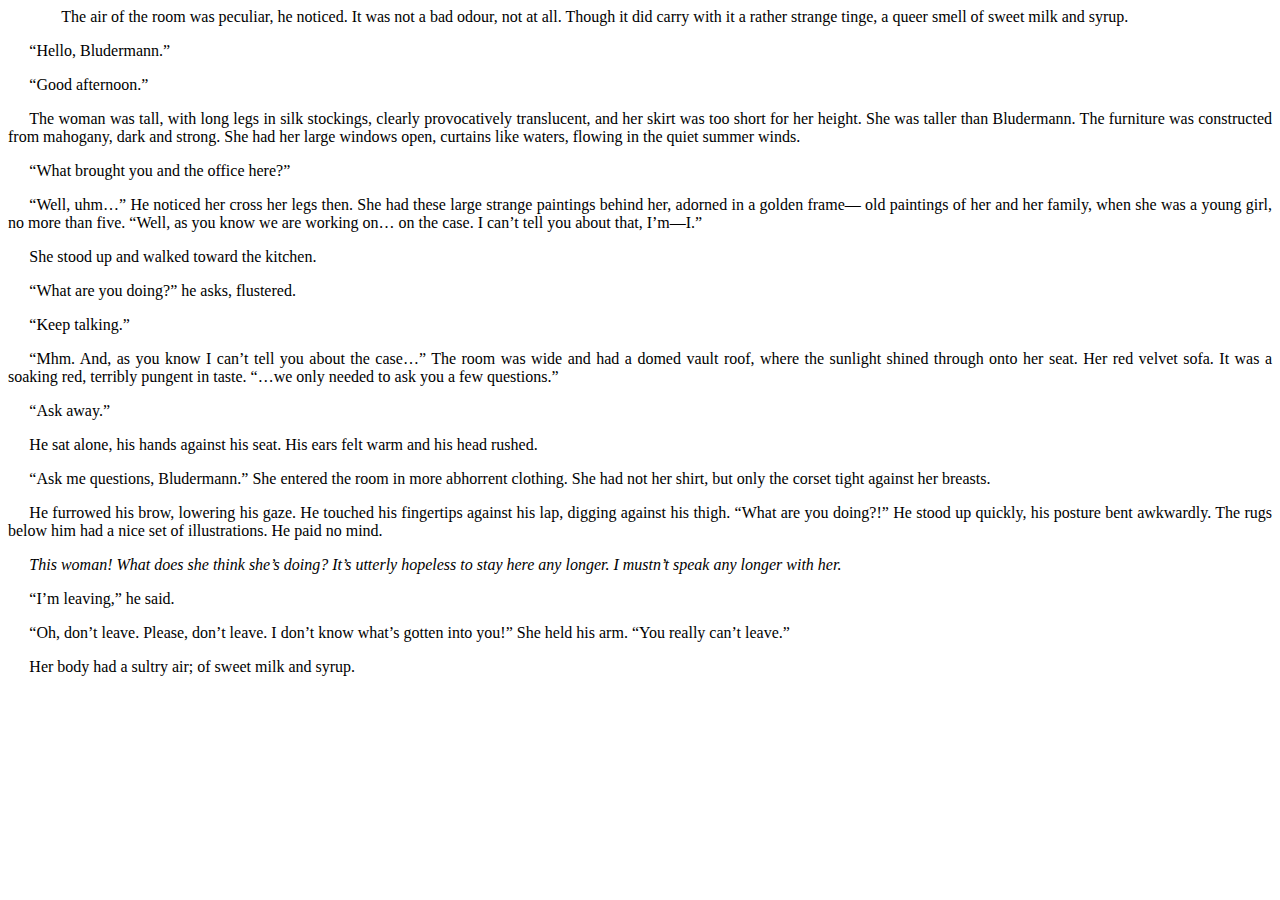
<file: milkandsyrup1.html>
<html><head><meta content="text/html; charset=UTF-8" http-equiv="content-type">

<!--<style type="text/css">@import url(https://themes.googleusercontent.com/fonts/css?kit=n-WUWS8jmQqYQtQ2emmZBw);ol{margin:0;padding:0}table td,table th{padding:0}.c1{padding-top:0pt;text-indent:36pt;padding-bottom:0pt;line-height:1.15;orphans:2;widows:2;text-align:left;height:11pt}.c0{color:#000000;font-weight:400;text-decoration:none;vertical-align:baseline;font-size:12pt;font-family:"Garamond";font-style:normal}.c4{padding-top:0pt;text-indent:18pt;padding-bottom:0pt;line-height:1.15;orphans:2;widows:2;text-align:left}.c2{padding-top:0pt;text-indent:36pt;padding-bottom:0pt;line-height:1.15;orphans:2;widows:2;text-align:left}.c8{padding-top:0pt;padding-bottom:0pt;line-height:1.15;orphans:2;widows:2;text-align:left}.c3{font-size:12pt;font-family:"Garamond";font-style:italic;font-weight:400}.c9{background-color:#ffffff;max-width:347.5pt;padding:36pt 36pt 36pt 36pt}.c6{font-size:12pt;font-weight:400;font-family:"Garamond"}.c5{color:#000000;text-decoration:none;vertical-align:baseline}.c7{height:11pt}.title{padding-top:0pt;color:#000000;font-size:26pt;padding-bottom:3pt;font-family:"Arial";line-height:1.15;page-break-after:avoid;orphans:2;widows:2;text-align:left}.subtitle{padding-top:0pt;color:#666666;font-size:15pt;padding-bottom:16pt;font-family:"Arial";line-height:1.15;page-break-after:avoid;orphans:2;widows:2;text-align:left}li{color:#000000;font-size:11pt;font-family:"Arial"}p{margin:0;color:#000000;font-size:11pt;font-family:"Arial"}h1{padding-top:20pt;color:#000000;font-size:20pt;padding-bottom:6pt;font-family:"Arial";line-height:1.15;page-break-after:avoid;orphans:2;widows:2;text-align:left}h2{padding-top:18pt;color:#000000;font-size:16pt;padding-bottom:6pt;font-family:"Arial";line-height:1.15;page-break-after:avoid;orphans:2;widows:2;text-align:left}h3{padding-top:16pt;color:#434343;font-size:14pt;padding-bottom:4pt;font-family:"Arial";line-height:1.15;page-break-after:avoid;orphans:2;widows:2;text-align:left}h4{padding-top:14pt;color:#666666;font-size:12pt;padding-bottom:4pt;font-family:"Arial";line-height:1.15;page-break-after:avoid;orphans:2;widows:2;text-align:left}h5{padding-top:12pt;color:#666666;font-size:11pt;padding-bottom:4pt;font-family:"Arial";line-height:1.15;page-break-after:avoid;orphans:2;widows:2;text-align:left}h6{padding-top:12pt;color:#666666;font-size:11pt;padding-bottom:4pt;font-family:"Arial";line-height:1.15;page-break-after:avoid;font-style:italic;orphans:2;widows:2;text-align:left}</style>
-->

<style type="text/css">
.c3 {
  font-style: italic;
}

.c {
  text-decoration: none;
  vertical-align: baseline;
  font-style: normal;
}

.c4 {
  padding-top: 0pt;
  text-indent: 16pt;
  text-align: justify;

</style>

</head><body class="c9 doc-content"><p class="c4"><span class="c0">&nbsp;&nbsp;&nbsp;&nbsp;&nbsp;&nbsp;&nbsp;&nbsp;The air of the room was peculiar, he noticed. It was not a bad odour, not at all. Though it did carry with it a rather strange tinge, a queer smell of sweet milk and syrup. </span></p><p class="c4"><span class="c0">&ldquo;Hello, Bludermann.&rdquo;</span></p><p class="c4"><span class="c0">&ldquo;Good afternoon.&rdquo;</span></p><p class="c4"><span class="c0">The woman was tall, with long legs in silk stockings, clearly provocatively translucent, and her skirt was too short for her height. She was taller than Bludermann. The furniture was constructed from mahogany, dark and strong. She had her large windows open, curtains like waters, flowing in the quiet summer winds.</span></p><p class="c4"><span class="c0">&ldquo;What brought you and the office here?&rdquo;</span></p><p class="c4"><span class="c0">&ldquo;Well, uhm&hellip;&rdquo; He noticed her cross her legs then. She had these large strange paintings behind her, adorned in a golden frame&mdash; old paintings of her and her family, when she was a young girl, no more than five. &ldquo;Well, as you know we are working on&hellip; on the case. I can&rsquo;t tell you about that, I&rsquo;m&mdash;I.&rdquo;</span></p><p class="c4"><span class="c0">She stood up and walked toward the kitchen.</span></p><p class="c4"><span class="c0">&ldquo;What are you doing?&rdquo; he asks, flustered. </span></p><p class="c4"><span class="c0">&ldquo;Keep talking.&rdquo;</span></p><p class="c4"><span class="c0">&ldquo;Mhm. And, as you know I can&rsquo;t tell you about the case&hellip;&rdquo; The room was wide and had a domed vault roof, where the sunlight shined through onto her seat. Her red velvet sofa. It was a soaking red, terribly pungent in taste. &ldquo;&hellip;we only needed to ask you a few questions.&rdquo;</span></p><p class="c4"><span class="c0">&ldquo;Ask away.&rdquo; </span></p><p class="c4"><span class="c0">He sat alone, his hands against his seat. His ears felt warm and his head rushed.</span></p><p class="c4"><span class="c0">&ldquo;Ask me questions, Bludermann.&rdquo; She entered the room in more abhorrent clothing. She had not her shirt, but only the corset tight against her breasts.</span></p><p class="c4"><span class="c0">He furrowed his brow, lowering his gaze. He touched his fingertips against his lap, digging against his thigh. &ldquo;What are you doing?!&rdquo; He stood up quickly, his posture bent awkwardly. The rugs below him had a nice set of illustrations. He paid no mind.</span></p><p class="c4"><span class="c3">This woman! What does she think she&rsquo;s doing? It&rsquo;s utterly hopeless to stay here any longer. I mustn&rsquo;t speak any longer with her.</span></p><p class="c4"><span class="c0">&ldquo;I&rsquo;m leaving,&rdquo; he said.</span></p><p class="c4"><span class="c0">&ldquo;Oh, don&rsquo;t leave. Please, don&rsquo;t leave. I don&rsquo;t know what&rsquo;s gotten into you!&rdquo; She held his arm. &ldquo;You really can&rsquo;t leave.&rdquo;</span></p><p class="c4"><span class="c0">Her body had a sultry air; of sweet milk and syrup. </span></p>
</file>
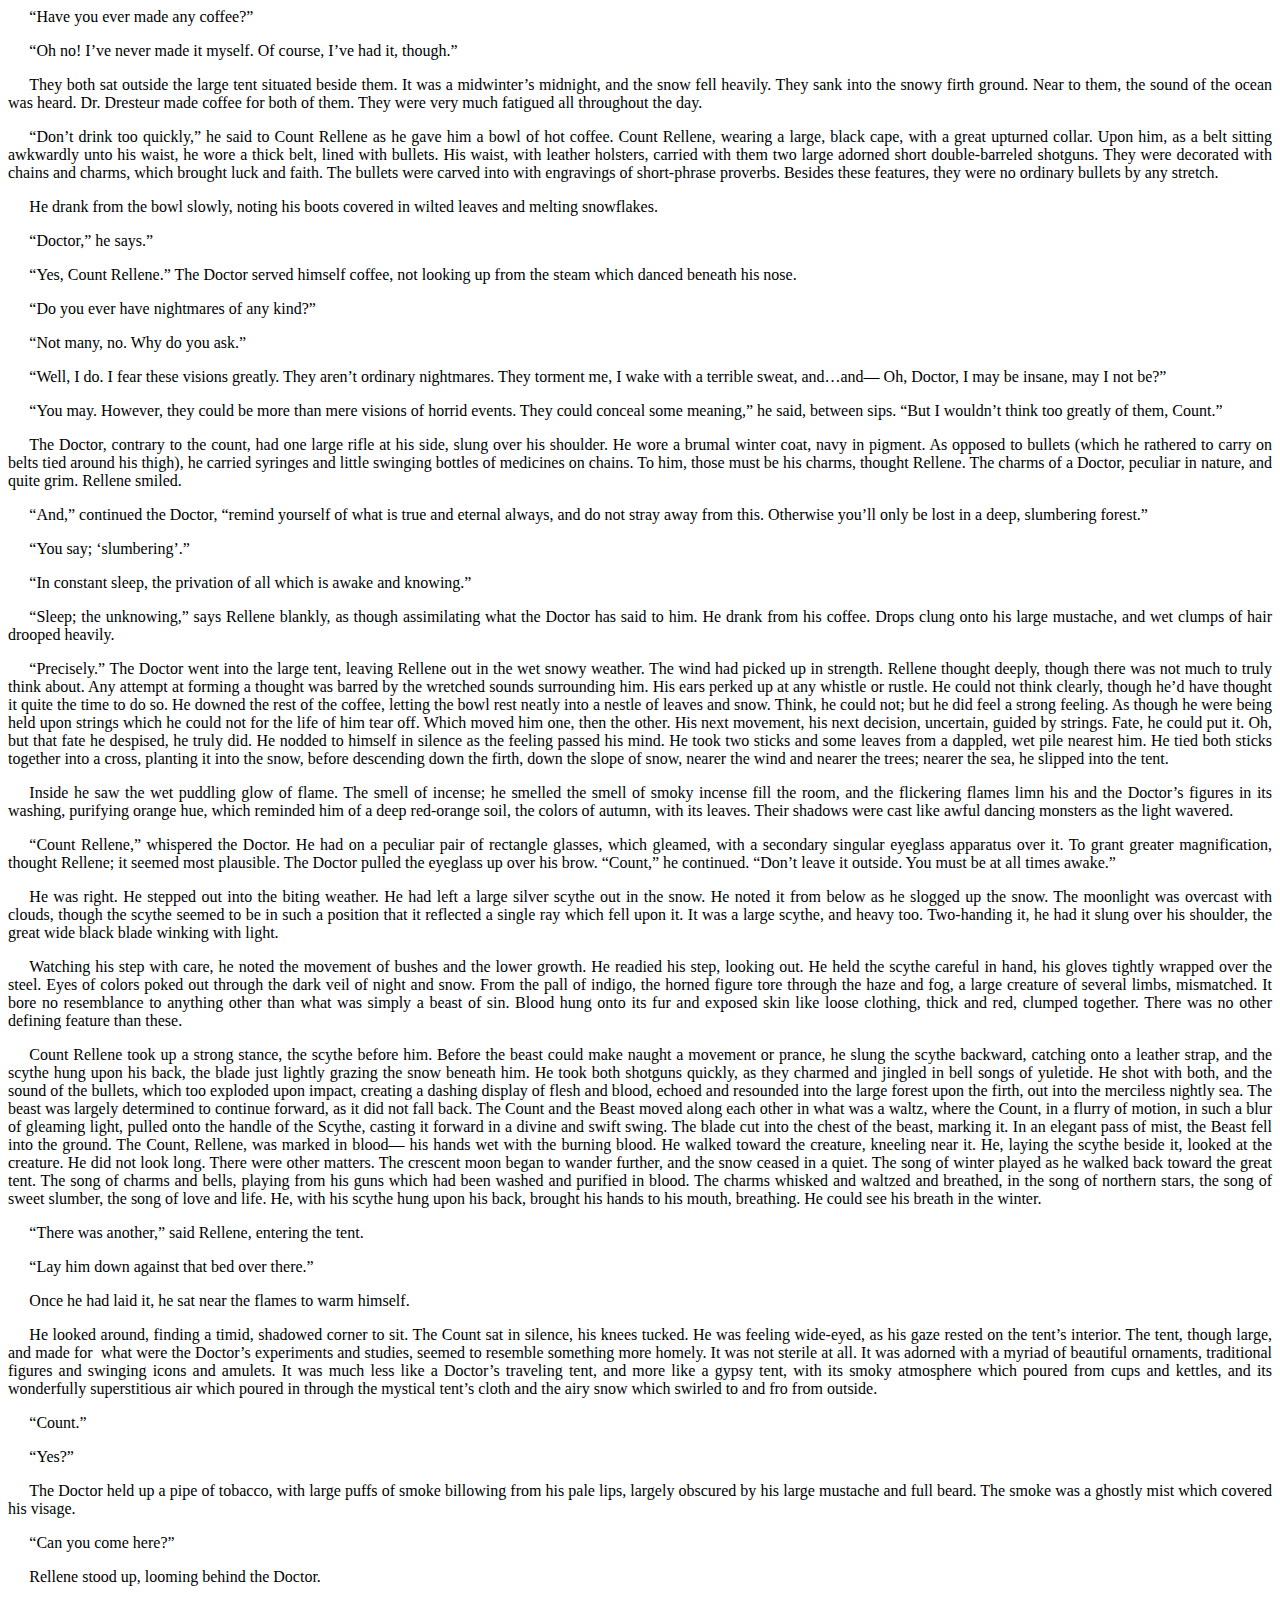
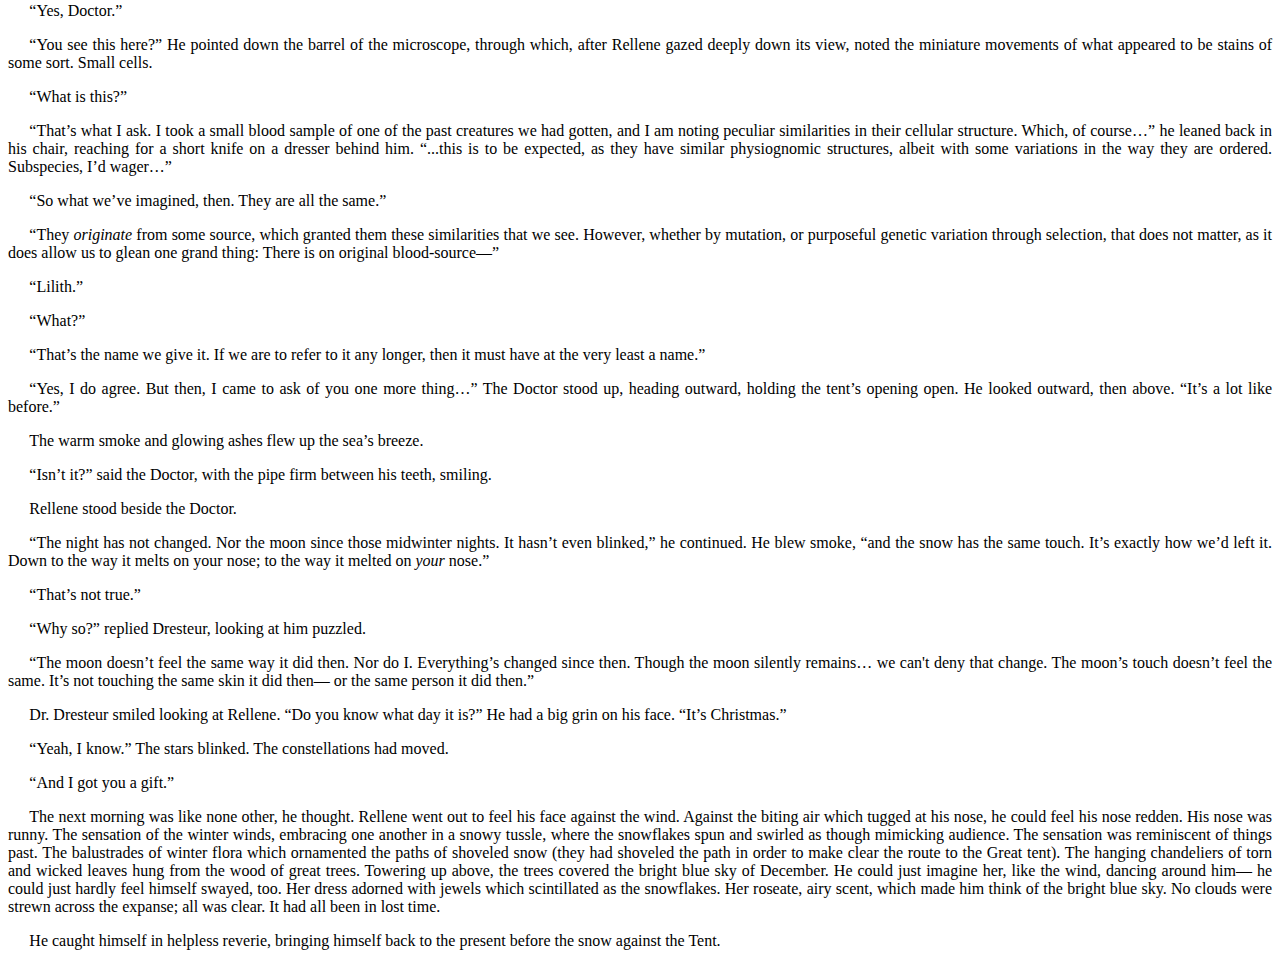
<file: nightmarishslumber1.html>
<html><head><meta content="text/html; charset=UTF-8" http-equiv="content-type">

<style type="text/css">
.c2 {
  font-style: italic;
}

.c3 {
  text-decoration: none;
  vertical-align: baseline;
  font-style: normal;
}

.c0 {
  padding-top: 0pt;
  text-indent: 16pt;
  text-align: justify;
}
  
</style>

</head><body class="c5 doc-content"><p class="c0"><span class="c3 c1">&ldquo;Have you ever made any coffee?&rdquo;</span></p><p class="c0"><span class="c3 c1">&ldquo;Oh no! I&rsquo;ve never made it myself. Of course, I&rsquo;ve had it, though.&rdquo;</span></p><p class="c0"><span class="c3 c1">They both sat outside the large tent situated beside them. It was a midwinter&rsquo;s midnight, and the snow fell heavily. They sank into the snowy firth ground. Near to them, the sound of the ocean was heard. Dr. Dresteur made coffee for both of them. They were very much fatigued all throughout the day. </span></p><p class="c0"><span class="c3 c1">&ldquo;Don&rsquo;t drink too quickly,&rdquo; he said to Count Rellene as he gave him a bowl of hot coffee. Count Rellene, wearing a large, black cape, with a great upturned collar. Upon him, as a belt sitting awkwardly unto his waist, he wore a thick belt, lined with bullets. His waist, with leather holsters, carried with them two large adorned short double-barreled shotguns. They were decorated with chains and charms, which brought luck and faith. The bullets were carved into with engravings of short-phrase proverbs. Besides these features, they were no ordinary bullets by any stretch. </span></p><p class="c0"><span class="c3 c1">He drank from the bowl slowly, noting his boots covered in wilted leaves and melting snowflakes. </span></p><p class="c0"><span class="c3 c1">&ldquo;Doctor,&rdquo; he says.&rdquo;</span></p><p class="c0"><span class="c3 c1">&ldquo;Yes, Count Rellene.&rdquo; The Doctor served himself coffee, not looking up from the steam which danced beneath his nose.</span></p><p class="c0"><span class="c3 c1">&ldquo;Do you ever have nightmares of any kind?&rdquo;</span></p><p class="c0"><span class="c3 c1">&ldquo;Not many, no. Why do you ask.&rdquo;</span></p><p class="c0"><span class="c3 c1">&ldquo;Well, I do. I fear these visions greatly. They aren&rsquo;t ordinary nightmares. They torment me, I wake with a terrible sweat, and&hellip;and&mdash; Oh, Doctor, I may be insane, may I not be?&rdquo;</span></p><p class="c0"><span class="c3 c1">&ldquo;You may. However, they could be more than mere visions of horrid events. They could conceal some meaning,&rdquo; he said, between sips. &ldquo;But I wouldn&rsquo;t think too greatly of them, Count.&rdquo; </span></p><p class="c0"><span class="c3 c1">The Doctor, contrary to the count, had one large rifle at his side, slung over his shoulder. He wore a brumal winter coat, navy in pigment. As opposed to bullets (which he rathered to carry on belts tied around his thigh), he carried syringes and little swinging bottles of medicines on chains. To him, those must be his charms, thought Rellene. The charms of a Doctor, peculiar in nature, and quite grim. Rellene smiled. </span></p><p class="c0"><span class="c3 c1">&ldquo;And,&rdquo; continued the Doctor, &ldquo;remind yourself of what is true and eternal always, and do not stray away from this. Otherwise you&rsquo;ll only be lost in a deep, slumbering forest.&rdquo;</span></p><p class="c0"><span class="c3 c1">&ldquo;You say; &lsquo;slumbering&rsquo;.&rdquo;</span></p><p class="c0"><span class="c3 c1">&ldquo;In constant sleep, the privation of all which is awake and knowing.&rdquo;</span></p><p class="c0"><span class="c3 c1">&ldquo;Sleep; the unknowing,&rdquo; says Rellene blankly, as though assimilating what the Doctor has said to him. He drank from his coffee. Drops clung onto his large mustache, and wet clumps of hair drooped heavily. </span></p><p class="c0"><span class="c3 c1">&ldquo;Precisely.&rdquo; The Doctor went into the large tent, leaving Rellene out in the wet snowy weather. The wind had picked up in strength. Rellene thought deeply, though there was not much to truly think about. Any attempt at forming a thought was barred by the wretched sounds surrounding him. His ears perked up at any whistle or rustle. He could not think clearly, though he&rsquo;d have thought it quite the time to do so. He downed the rest of the coffee, letting the bowl rest neatly into a nestle of leaves and snow. Think, he could not; but he did feel a strong feeling. As though he were being held upon strings which he could not for the life of him tear off. Which moved him one, then the other. His next movement, his next decision, uncertain, guided by strings. Fate, he could put it. Oh, but that fate he despised, he truly did. He nodded to himself in silence as the feeling passed his mind. He took two sticks and some leaves from a dappled, wet pile nearest him. He tied both sticks together into a cross, planting it into the snow, before descending down the firth, down the slope of snow, nearer the wind and nearer the trees; nearer the sea, he slipped into the tent. </span></p><p class="c0"><span class="c3 c1">Inside he saw the wet puddling glow of flame. The smell of incense; he smelled the smell of smoky incense fill the room, and the flickering flames limn his and the Doctor&rsquo;s figures in its washing, purifying orange hue, which reminded him of a deep red-orange soil, the colors of autumn, with its leaves. Their shadows were cast like awful dancing monsters as the light wavered. </span></p><p class="c0"><span class="c3 c1">&ldquo;Count Rellene,&rdquo; whispered the Doctor. He had on a peculiar pair of rectangle glasses, which gleamed, with a secondary singular eyeglass apparatus over it. To grant greater magnification, thought Rellene; it seemed most plausible. The Doctor pulled the eyeglass up over his brow. &ldquo;Count,&rdquo; he continued. &ldquo;Don&rsquo;t leave it outside. You must be at all times awake.&rdquo;</span></p><p class="c0"><span class="c3 c1">He was right. He stepped out into the biting weather. He had left a large silver scythe out in the snow. He noted it from below as he slogged up the snow. The moonlight was overcast with clouds, though the scythe seemed to be in such a position that it reflected a single ray which fell upon it. It was a large scythe, and heavy too. Two-handing it, he had it slung over his shoulder, the great wide black blade winking with light. </span></p><p class="c0"><span class="c3 c1">Watching his step with care, he noted the movement of bushes and the lower growth. He readied his step, looking out. He held the scythe careful in hand, his gloves tightly wrapped over the steel. Eyes of colors poked out through the dark veil of night and snow. From the pall of indigo, the horned figure tore through the haze and fog, a large creature of several limbs, mismatched. It bore no resemblance to anything other than what was simply a beast of sin. Blood hung onto its fur and exposed skin like loose clothing, thick and red, clumped together. There was no other defining feature than these.</span></p><p class="c0"><span class="c3 c1">Count Rellene took up a strong stance, the scythe before him. Before the beast could make naught a movement or prance, he slung the scythe backward, catching onto a leather strap, and the scythe hung upon his back, the blade just lightly grazing the snow beneath him. He took both shotguns quickly, as they charmed and jingled in bell songs of yuletide. He shot with both, and the sound of the bullets, which too exploded upon impact, creating a dashing display of flesh and blood, echoed and resounded into the large forest upon the firth, out into the merciless nightly sea. The beast was largely determined to continue forward, as it did not fall back. The Count and the Beast moved along each other in what was a waltz, where the Count, in a flurry of motion, in such a blur of gleaming light, pulled onto the handle of the Scythe, casting it forward in a divine and swift swing. The blade cut into the chest of the beast, marking it. In an elegant pass of mist, the Beast fell into the ground. The Count, Rellene, was marked in blood&mdash; his hands wet with the burning blood. He walked toward the creature, kneeling near it. He, laying the scythe beside it, looked at the creature. He did not look long. There were other matters. The crescent moon began to wander further, and the snow ceased in a quiet. The song of winter played as he walked back toward the great tent. The song of charms and bells, playing from his guns which had been washed and purified in blood. The charms whisked and waltzed and breathed, in the song of northern stars, the song of sweet slumber, the song of love and life. He, with his scythe hung upon his back, brought his hands to his mouth, breathing. He could see his breath in the winter. </span></p><p class="c0"><span class="c3 c1">&ldquo;There was another,&rdquo; said Rellene, entering the tent. </span></p><p class="c0"><span class="c3 c1">&ldquo;Lay him down against that bed over there.&rdquo;</span></p><p class="c0"><span class="c3 c1">Once he had laid it, he sat near the flames to warm himself.</span></p><p class="c0"><span class="c3 c1">He looked around, finding a timid, shadowed corner to sit. The Count sat in silence, his knees tucked. He was feeling wide-eyed, as his gaze rested on the tent&rsquo;s interior. The tent, though large, and made for &nbsp;what were the Doctor&rsquo;s experiments and studies, seemed to resemble something more homely. It was not sterile at all. It was adorned with a myriad of beautiful ornaments, traditional figures and swinging icons and amulets. It was much less like a Doctor&rsquo;s traveling tent, and more like a gypsy tent, with its smoky atmosphere which poured from cups and kettles, and its wonderfully superstitious air which poured in through the mystical tent&rsquo;s cloth and the airy snow which swirled to and fro from outside. </span></p><p class="c0"><span class="c3 c1">&ldquo;Count.&rdquo;</span></p><p class="c0"><span class="c1 c3">&ldquo;Yes?&rdquo;</span></p><p class="c0"><span class="c3 c1">The Doctor held up a pipe of tobacco, with large puffs of smoke billowing from his pale lips, largely obscured by his large mustache and full beard. The smoke was a ghostly mist which covered his visage. </span></p><p class="c0"><span class="c3 c1">&ldquo;Can you come here?&rdquo;</span></p><p class="c0"><span class="c3 c1">Rellene stood up, looming behind the Doctor. </span></p><p class="c0"><span class="c3 c1">&ldquo;Yes, Doctor.&rdquo;</span></p><p class="c0"><span class="c3 c1">&ldquo;You see this here?&rdquo; He pointed down the barrel of the microscope, through which, after Rellene gazed deeply down its view, noted the miniature movements of what appeared to be stains of some sort. Small cells.</span></p><p class="c0"><span class="c3 c1">&ldquo;What is this?&rdquo;</span></p><p class="c0"><span class="c3 c1">&ldquo;That&rsquo;s what I ask. I took a small blood sample of one of the past creatures we had gotten, and I am noting peculiar similarities in their cellular structure. Which, of course&hellip;&rdquo; he leaned back in his chair, reaching for a short knife on a dresser behind him. &ldquo;...this is to be expected, as they have similar physiognomic structures, albeit with some variations in the way they are ordered. Subspecies, I&rsquo;d wager&hellip;&rdquo;</span></p><p class="c0"><span class="c3 c1">&ldquo;So what we&rsquo;ve imagined, then. They are all the same.&rdquo;</span></p><p class="c0"><span class="c1">&ldquo;They </span><span class="c1 c2">originate</span><span class="c3 c1">&nbsp;from some source, which granted them these similarities that we see. However, whether by mutation, or purposeful genetic variation through selection, that does not matter, as it does allow us to glean one grand thing: There is on original blood-source&mdash;&rdquo;</span></p><p class="c0"><span class="c3 c1">&ldquo;Lilith.&rdquo;</span></p><p class="c0"><span class="c3 c1">&ldquo;What?&rdquo;</span></p><p class="c0"><span class="c3 c1">&ldquo;That&rsquo;s the name we give it. If we are to refer to it any longer, then it must have at the very least a name.&rdquo;</span></p><p class="c0"><span class="c3 c1">&ldquo;Yes, I do agree. But then, I came to ask of you one more thing&hellip;&rdquo; The Doctor stood up, heading outward, holding the tent&rsquo;s opening open. He looked outward, then above. &ldquo;It&rsquo;s a lot like before.&rdquo;</span></p><p class="c0"><span class="c3 c1">The warm smoke and glowing ashes flew up the sea&rsquo;s breeze.</span></p><p class="c0"><span class="c3 c1">&ldquo;Isn&rsquo;t it?&rdquo; said the Doctor, with the pipe firm between his teeth, smiling. </span></p><p class="c0"><span class="c3 c1">Rellene stood beside the Doctor. </span></p><p class="c0"><span class="c1">&ldquo;The night has not changed. Nor the moon since those midwinter nights. It hasn&rsquo;t even blinked,&rdquo; he continued. He blew smoke, &ldquo;and the snow has the same touch. It&rsquo;s exactly how we&rsquo;d left it. Down to the way it melts on your nose; to the way it melted on </span><span class="c1 c2">your </span><span class="c3 c1">nose.&rdquo;</span></p><p class="c0"><span class="c3 c1">&ldquo;That&rsquo;s not true.&rdquo;</span></p><p class="c0"><span class="c3 c1">&ldquo;Why so?&rdquo; replied Dresteur, looking at him puzzled.</span></p><p class="c0"><span class="c3 c1">&ldquo;The moon doesn&rsquo;t feel the same way it did then. Nor do I. Everything&rsquo;s changed since then. Though the moon silently remains&hellip; we can&#39;t deny that change. The moon&rsquo;s touch doesn&rsquo;t feel the same. It&rsquo;s not touching the same skin it did then&mdash; or the same person it did then.&rdquo;</span></p><p class="c0"><span class="c3 c1">Dr. Dresteur smiled looking at Rellene. &ldquo;Do you know what day it is?&rdquo; He had a big grin on his face. &ldquo;It&rsquo;s Christmas.&rdquo;</span></p><p class="c0"><span class="c3 c1">&ldquo;Yeah, I know.&rdquo; The stars blinked. The constellations had moved.</span></p><p class="c0"><span class="c3 c1">&ldquo;And I got you a gift.&rdquo;</span></p><p class="c0 c4"><span class="c3 c1"></span></p><p class="c0"><span class="c3 c1">The next morning was like none other, he thought. Rellene went out to feel his face against the wind. Against the biting air which tugged at his nose, he could feel his nose redden. His nose was runny. The sensation of the winter winds, embracing one another in a snowy tussle, where the snowflakes spun and swirled as though mimicking audience. The sensation was reminiscent of things past. The balustrades of winter flora which ornamented the paths of shoveled snow (they had shoveled the path in order to make clear the route to the Great tent). The hanging chandeliers of torn and wicked leaves hung from the wood of great trees. Towering up above, the trees covered the bright blue sky of December. He could just imagine her, like the wind, dancing around him&mdash; he could just hardly feel himself swayed, too. Her dress adorned with jewels which scintillated as the snowflakes. Her roseate, airy scent, which made him think of the bright blue sky. No clouds were strewn across the expanse; all was clear. It had all been in lost time. </span></p><p class="c0"><span class="c3 c1">He caught himself in helpless reverie, bringing himself back to the present before the snow against the Tent.</span></p></body></html>
</file>
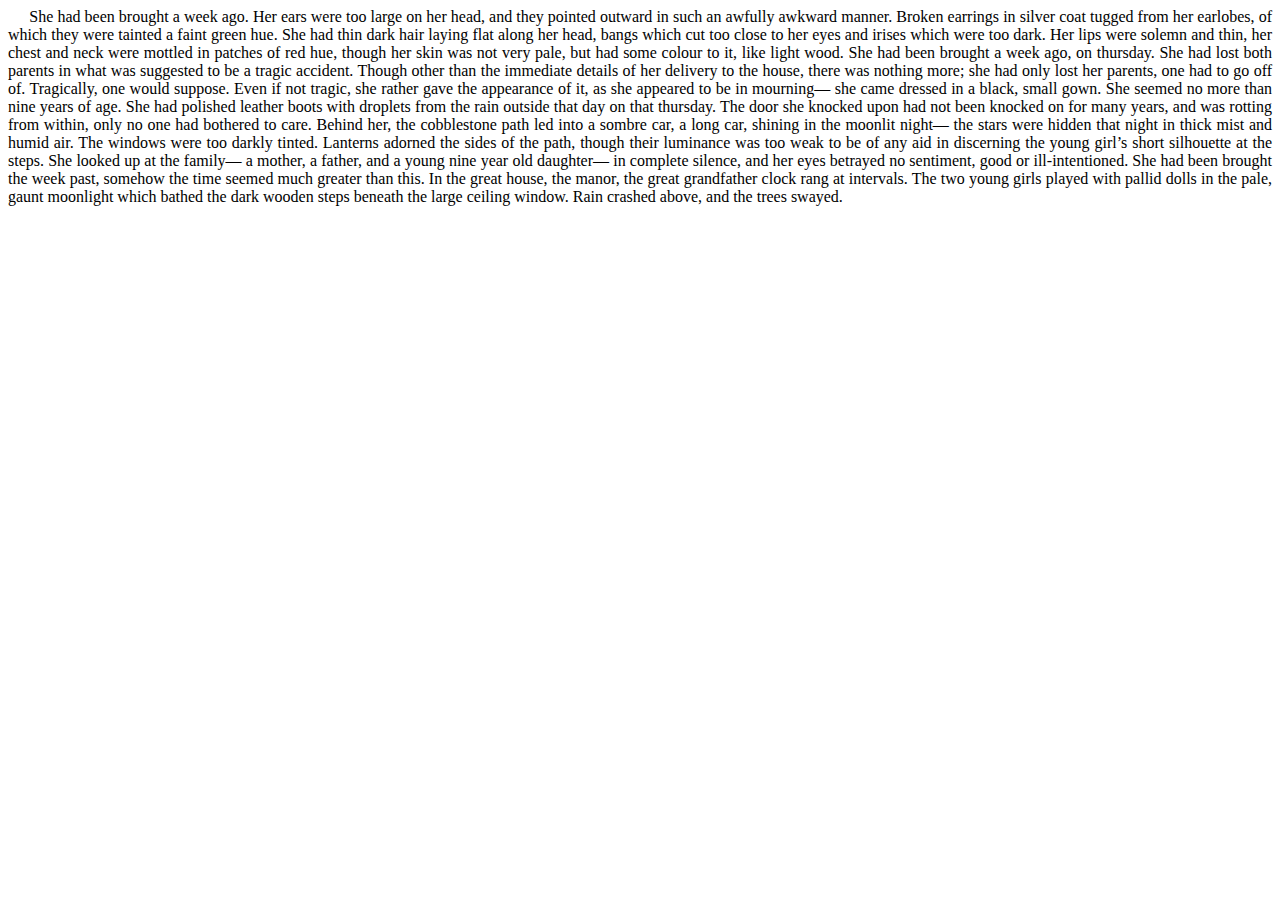
<file: orphangirls1.html>
<html><head><meta content="text/html; charset=UTF-8" http-equiv="content-type">

<!--<style type="text/css">@import url(https://themes.googleusercontent.com/fonts/css?kit=n-WUWS8jmQqYQtQ2emmZBw);ol{margin:0;padding:0}table td,table th{padding:0}.c1{padding-top:0pt;text-indent:36pt;padding-bottom:0pt;line-height:1.15;orphans:2;widows:2;text-align:left;height:11pt}.c0{color:#000000;font-weight:400;text-decoration:none;vertical-align:baseline;font-size:12pt;font-family:"Garamond";font-style:normal}.c4{padding-top:0pt;text-indent:18pt;padding-bottom:0pt;line-height:1.15;orphans:2;widows:2;text-align:left}.c2{padding-top:0pt;text-indent:36pt;padding-bottom:0pt;line-height:1.15;orphans:2;widows:2;text-align:left}.c8{padding-top:0pt;padding-bottom:0pt;line-height:1.15;orphans:2;widows:2;text-align:left}.c3{font-size:12pt;font-family:"Garamond";font-style:italic;font-weight:400}.c9{background-color:#ffffff;max-width:347.5pt;padding:36pt 36pt 36pt 36pt}.c6{font-size:12pt;font-weight:400;font-family:"Garamond"}.c5{color:#000000;text-decoration:none;vertical-align:baseline}.c7{height:11pt}.title{padding-top:0pt;color:#000000;font-size:26pt;padding-bottom:3pt;font-family:"Arial";line-height:1.15;page-break-after:avoid;orphans:2;widows:2;text-align:left}.subtitle{padding-top:0pt;color:#666666;font-size:15pt;padding-bottom:16pt;font-family:"Arial";line-height:1.15;page-break-after:avoid;orphans:2;widows:2;text-align:left}li{color:#000000;font-size:11pt;font-family:"Arial"}p{margin:0;color:#000000;font-size:11pt;font-family:"Arial"}h1{padding-top:20pt;color:#000000;font-size:20pt;padding-bottom:6pt;font-family:"Arial";line-height:1.15;page-break-after:avoid;orphans:2;widows:2;text-align:left}h2{padding-top:18pt;color:#000000;font-size:16pt;padding-bottom:6pt;font-family:"Arial";line-height:1.15;page-break-after:avoid;orphans:2;widows:2;text-align:left}h3{padding-top:16pt;color:#434343;font-size:14pt;padding-bottom:4pt;font-family:"Arial";line-height:1.15;page-break-after:avoid;orphans:2;widows:2;text-align:left}h4{padding-top:14pt;color:#666666;font-size:12pt;padding-bottom:4pt;font-family:"Arial";line-height:1.15;page-break-after:avoid;orphans:2;widows:2;text-align:left}h5{padding-top:12pt;color:#666666;font-size:11pt;padding-bottom:4pt;font-family:"Arial";line-height:1.15;page-break-after:avoid;orphans:2;widows:2;text-align:left}h6{padding-top:12pt;color:#666666;font-size:11pt;padding-bottom:4pt;font-family:"Arial";line-height:1.15;page-break-after:avoid;font-style:italic;orphans:2;widows:2;text-align:left}</style>
-->

<style type="text/css">
.c3 {
  font-style: italic;
}

.c {
  text-decoration: none;
  vertical-align: baseline;
  font-style: normal;
}

.c4 {
  padding-top: 0pt;
  text-indent: 16pt;
  text-align: justify;

</style>

</head><body class="c9 doc-content"><p class="c4"><span class="c0">She had been brought a week ago. Her ears were too large on her head, and they pointed outward in such an awfully awkward manner. Broken earrings in silver coat tugged from her earlobes, of which they were tainted a faint green hue. She had thin dark hair laying flat along her head, bangs which cut too close to her eyes and irises which were too dark. Her lips were solemn and thin, her chest and neck were mottled in patches of red hue, though her skin was not very pale, but had some colour to it, like light wood. She had been brought a week ago, on thursday. She had lost both parents in what was suggested to be a tragic accident. Though other than the immediate details of her delivery to the house, there was nothing more; she had only lost her parents, one had to go off of. Tragically, one would suppose. Even if not tragic, she rather gave the appearance of it, as she appeared to be in mourning&mdash; she came dressed in a black, small gown. She seemed no more than nine years of age. She had polished leather boots with droplets from the rain outside that day on that thursday. The door she knocked upon had not been knocked on for many years, and was rotting from within, only no one had bothered to care. Behind her, the cobblestone path led into a sombre car, a long car, shining in the moonlit night&mdash; the stars were hidden that night in thick mist and humid air. The windows were too darkly tinted. Lanterns adorned the sides of the path, though their luminance was too weak to be of any aid in discerning the young girl&rsquo;s short silhouette at the steps. She looked up at the family&mdash; a mother, a father, and a young nine year old daughter&mdash; in complete silence, and her eyes betrayed no sentiment, good or ill-intentioned. She had been brought the week past, somehow the time seemed much greater than this. In the great house, the manor, the great grandfather clock rang at intervals. The two young girls played with pallid dolls in the pale, gaunt moonlight which bathed the dark wooden steps beneath the large ceiling window. Rain crashed above, and the trees swayed. </span></p></body></html>
</file>
<file: css/style.css>
body {
  margin: 0;
  background-color: black;
  color: white;
  font-family: monospace;
}

.terminal {
  display: flex;
  height: 100vh;
}

.sidebar {
  width: 30%;
  background-color: #111;
  padding: 1rem;
  border-right: 1px solid #444;
}

.sidebar p {
  color: #ccc;
  margin-bottom: 1rem;
}

.sidebar ul {
  list-style: none;
  padding: 0;
}

.sidebar li {
  margin-bottom: 0.5rem;
}

.sidebar a {
  color: #8aff80;
  text-decoration: none;
}

.sidebar a:hover {
  color: #fff;
}

.main {
  flex: 1;
  padding: 2rem;
  font-size: 10px;
}

.ascii-title {
  font-size: 1.5rem;
  color: #ffaaff;
}

/* Content: max line length on large screens */
@media (min-width: 969px) {
  #main {
    max-width: 100ch;  /* About half what you have now */
    font-size: 16px;
  }
}
</file>
